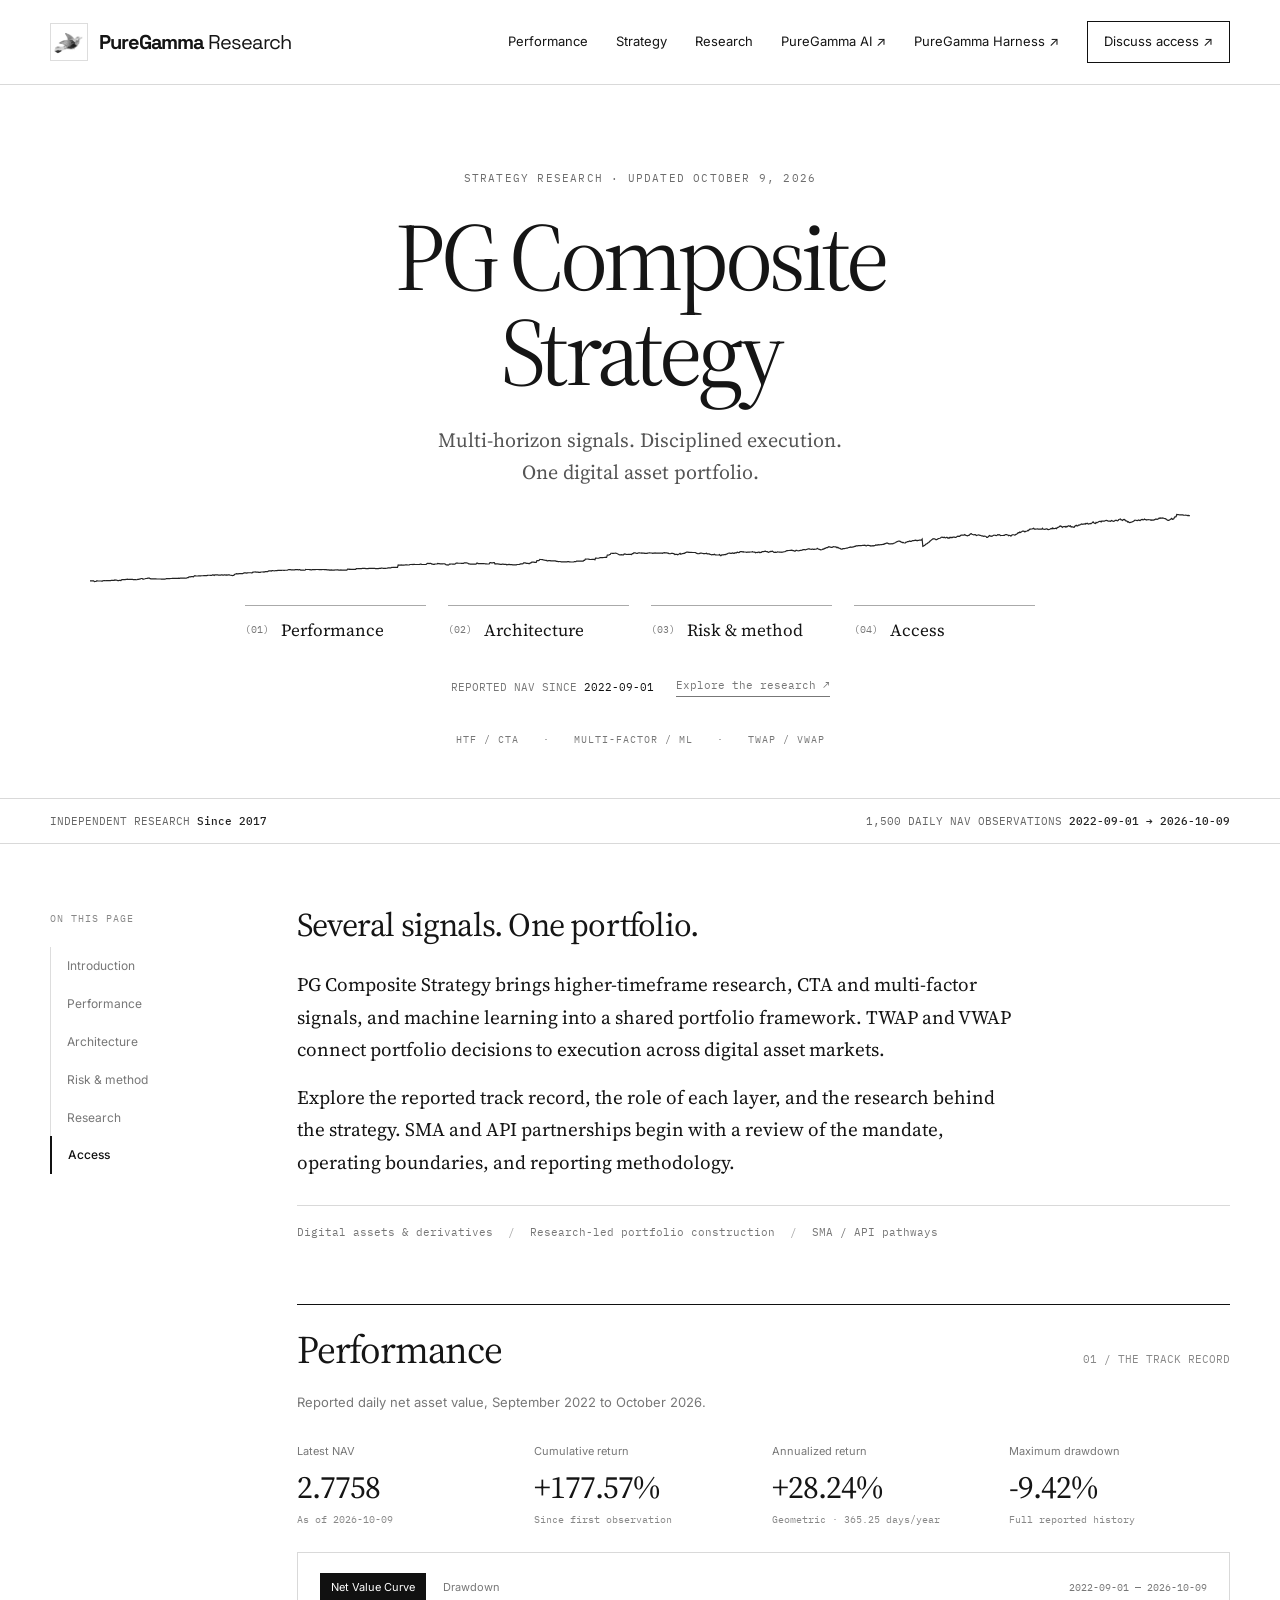
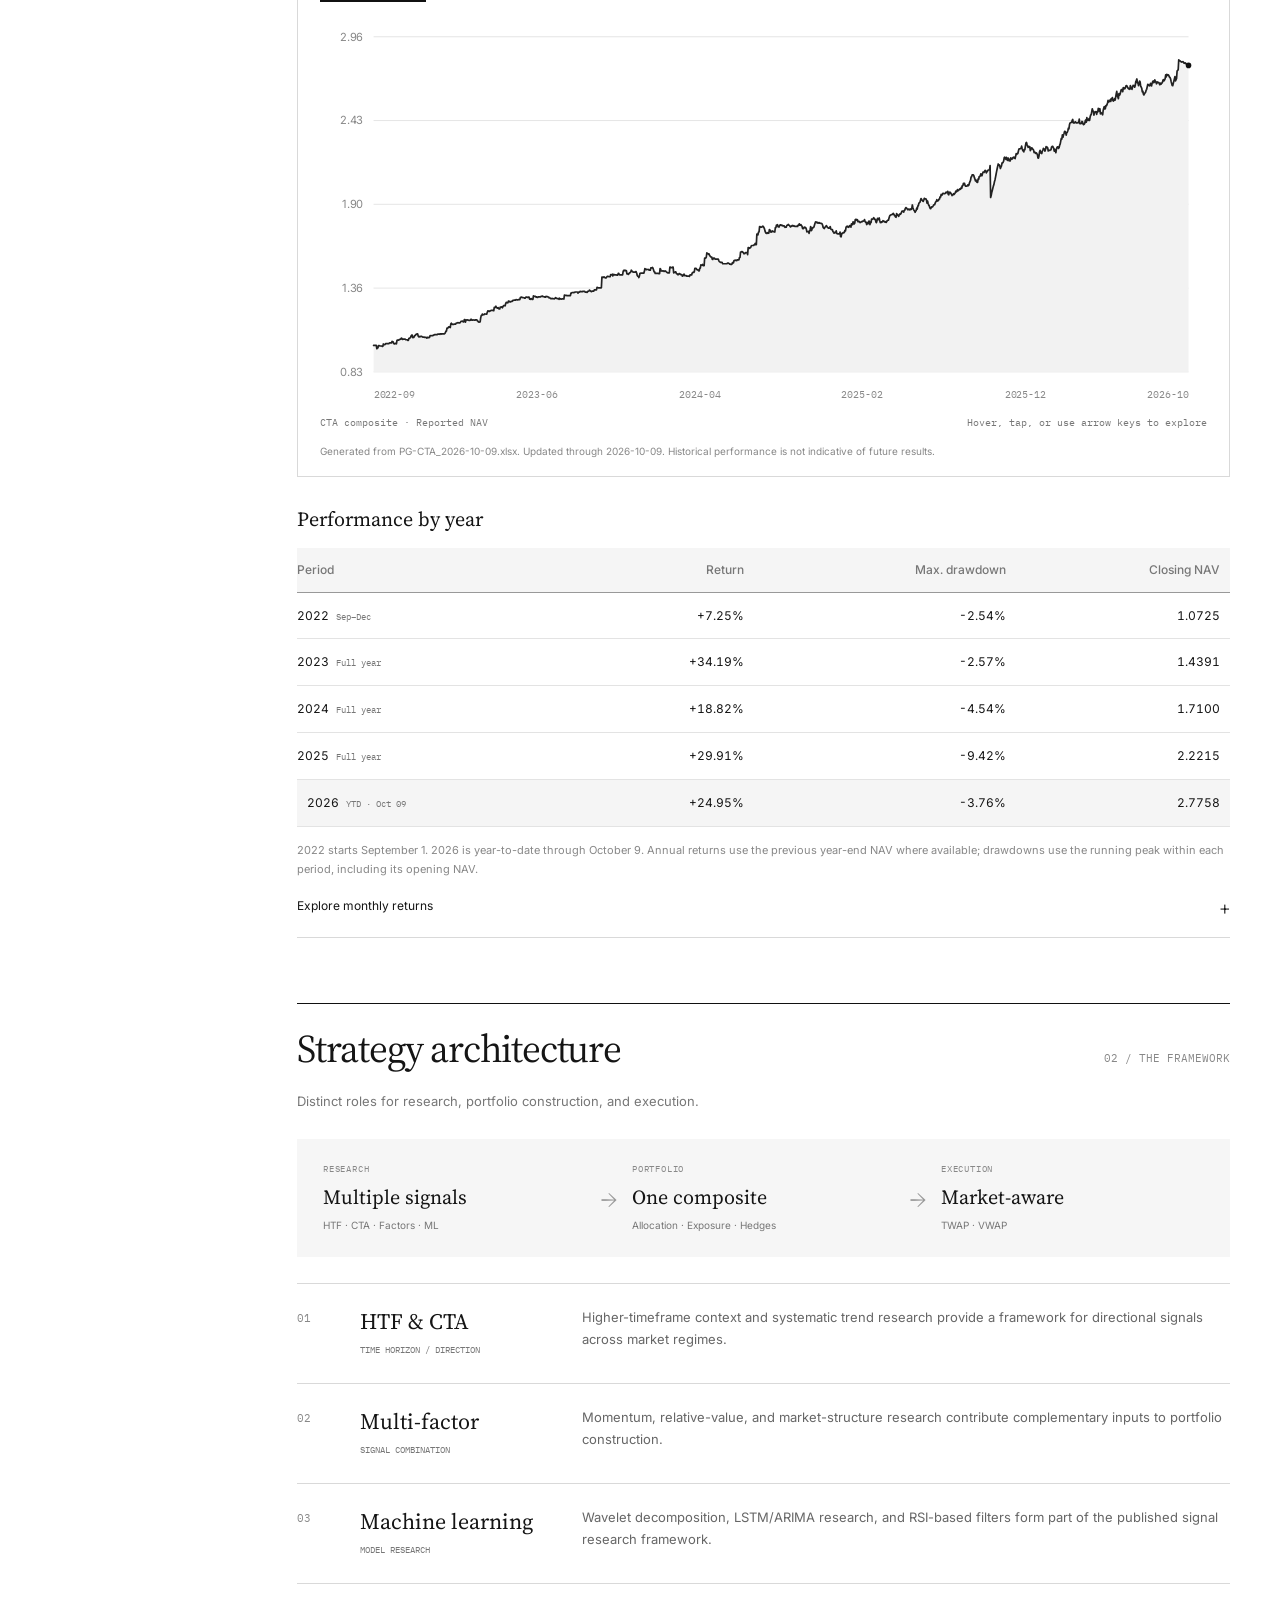
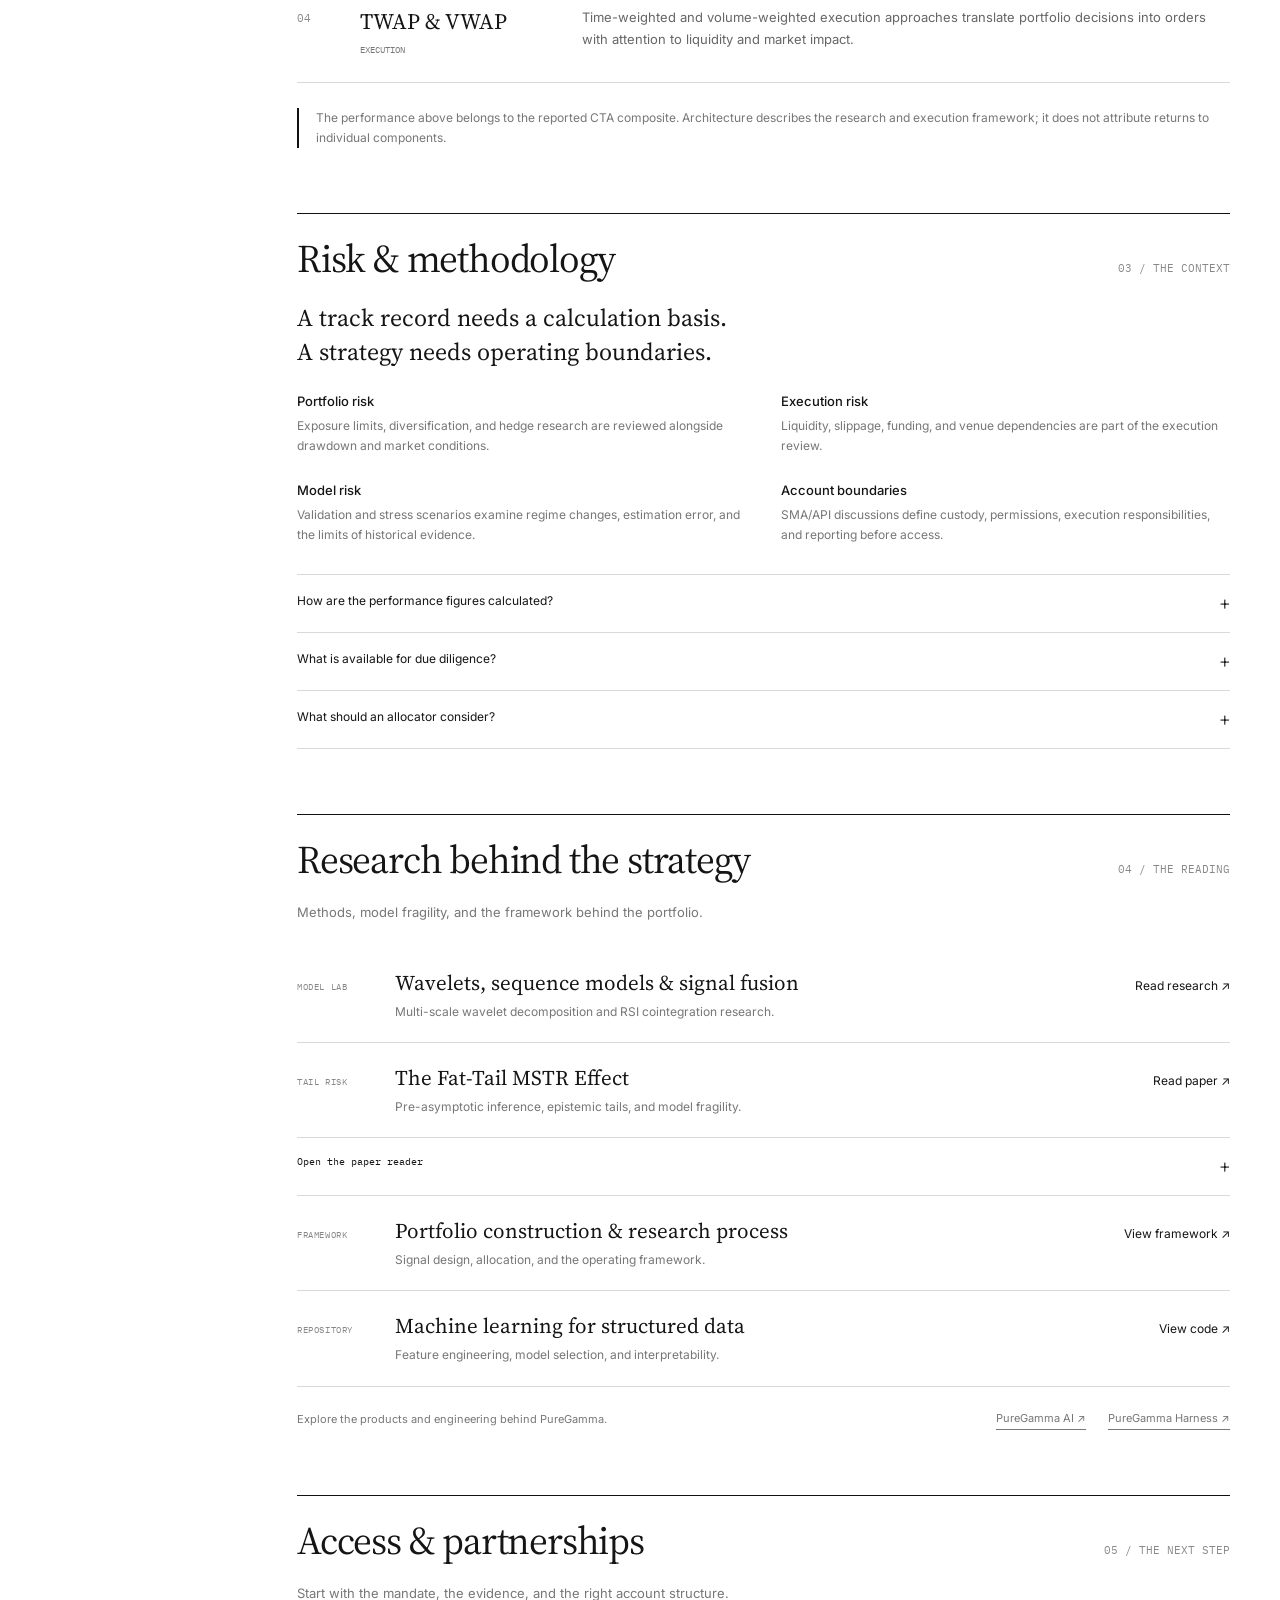
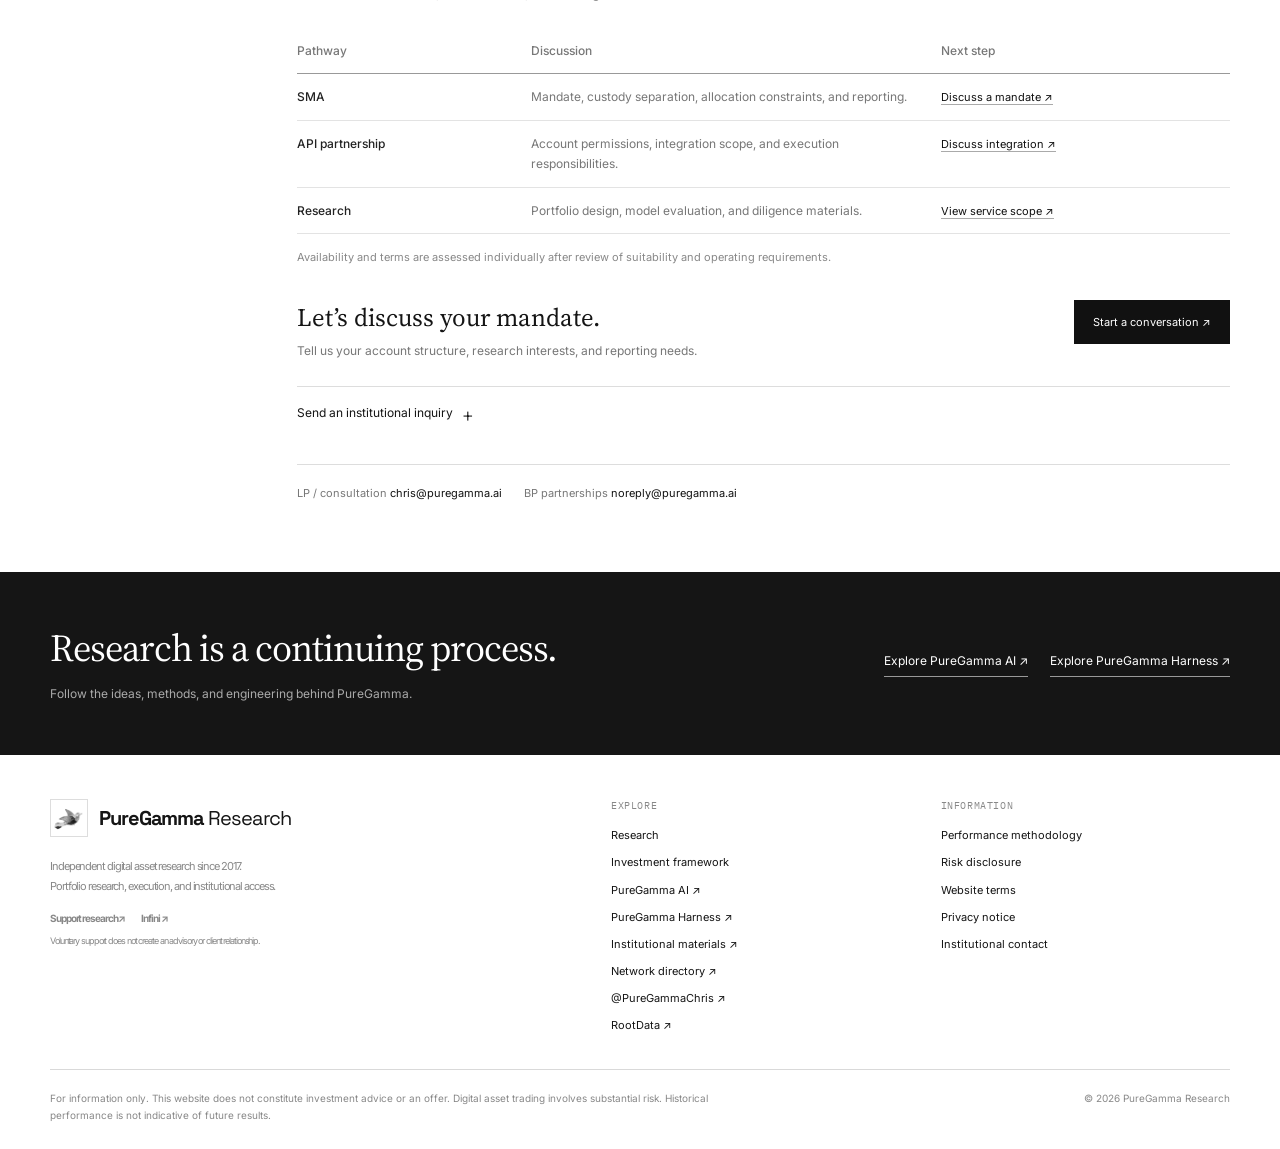
<file: index.html>
<!DOCTYPE html>
<html lang="en">
<head>
  <meta charset="UTF-8" />
  <meta name="viewport" content="width=device-width, initial-scale=1" />
  <title>PG Composite Strategy | PureGamma Research</title>
  <meta name="description" content="PG Composite Strategy: multi-horizon digital asset research, CTA and multi-factor signals, machine learning, and disciplined TWAP/VWAP execution. Explore reported NAV through October 9, 2026." />
  <link rel="canonical" href="https://puregamma.ai/" />
  <meta property="og:type" content="website" />
  <meta property="og:site_name" content="PureGamma Research" />
  <meta property="og:title" content="PG Composite Strategy | PureGamma Research" />
  <meta property="og:description" content="Verifiable digital asset research, disciplined risk control, and institutional-grade strategy access." />
  <meta property="og:url" content="https://puregamma.ai/" />
  <meta property="og:image" content="https://puregamma.ai/icon-512.png" />
  <meta name="twitter:card" content="summary" />
  <meta name="twitter:title" content="PG Composite Strategy | PureGamma Research" />
  <meta name="twitter:description" content="Institutional digital asset research and risk-governed strategy frameworks." />
  <meta name="twitter:image" content="https://puregamma.ai/icon-512.png" />
  <link rel="shortcut icon" href="/favicon.ico" />
  <link rel="icon" type="image/x-icon" href="/favicon.ico" sizes="any" />
  <link rel="icon" type="image/png" sizes="48x48" href="/favicon-48x48.png" />
  <link rel="icon" type="image/png" sizes="96x96" href="/favicon-96x96.png" />
  <link rel="icon" type="image/png" sizes="192x192" href="/icon-192.png" />
  <link rel="apple-touch-icon" sizes="180x180" href="/apple-touch-icon.png" />
  <link rel="manifest" href="/site.webmanifest" />
  <meta name="theme-color" content="#0a0a0a" />
  <link rel="preconnect" href="https://fonts.googleapis.com" />
  <link rel="preconnect" href="https://fonts.gstatic.com" crossorigin />
  <link href="https://fonts.googleapis.com/css2?family=IBM+Plex+Mono:wght@400;500;600&family=Inter:wght@400;500;600;700&family=Source+Serif+4:wght@400;500;600;700&family=Space+Grotesk:wght@400;500;600;700&display=swap" rel="stylesheet" />
  <link rel="stylesheet" href="pg-release-20261009.css?v=20261024brand2" />
  <script type="application/ld+json">
    {
      "@context": "https://schema.org",
      "@type": "Organization",
      "name": "PureGamma Research",
      "url": "https://puregamma.ai/",
      "logo": "https://puregamma.ai/icon-512.png"
    }
  </script>
</head>
<body class="release">
<a class="skip-link" href="#main-content">Skip to content</a>
<header class="release-header"><div class="wrap header-inner">
 <a class="wordmark" href="/" aria-label="PureGamma Research home"><span class="brand-icon"><img src="assets/partners/pglogo.png" alt="" width="34" height="34" /></span><span class="brand-name">PureGamma <span class="brand-secondary">Research</span></span></a>
 <button class="menu-button" type="button" aria-expanded="false" aria-controls="release-navigation" aria-label="Open navigation">☰</button>
 <nav class="header-links" id="release-navigation" aria-label="Primary navigation"><a href="#performance">Performance</a><a href="#strategy">Strategy</a><a href="#insights">Research</a><a href="https://app.puregamma.ai/en">PureGamma AI ↗</a><a href="https://puregamma.ai/harness/">PureGamma Harness ↗</a><a class="nav-contact" href="#access">Discuss access ↗</a></nav>
</div></header>
<main id="main-content">
 <section class="launch-hero" id="introduction" aria-labelledby="strategy-title"><div class="wrap">
  <p class="eyebrow">Strategy research · Updated October 9, 2026</p>
  <h1 id="strategy-title">PG Composite<br />Strategy</h1>
  <p class="hero-description">Multi-horizon signals. Disciplined execution.<br />One digital asset portfolio.</p>
  <div class="hero-graphic" aria-hidden="true"><svg viewBox="0 0 1080 100" preserveAspectRatio="none"><polyline points="0.0,82.2 0.7,82.2 1.4,82.2 2.2,82.2 2.9,82.2 3.6,82.2 4.3,83.0 5.0,82.8 5.8,82.8 6.5,82.2 7.2,82.2 7.9,82.3 8.6,82.3 9.4,82.3 10.1,82.3 10.8,82.3 11.5,82.4 12.2,82.4 13.0,81.8 13.7,82.0 14.4,82.0 15.1,82.0 15.9,81.8 16.6,81.8 17.3,81.8 18.0,81.8 18.7,81.8 19.5,81.8 20.2,81.8 20.9,81.6 21.6,81.6 22.3,81.6 23.1,81.6 23.8,81.6 24.5,81.2 25.2,81.3 25.9,81.3 26.7,81.7 27.4,81.8 28.1,81.8 28.8,81.7 29.5,81.7 30.3,81.8 31.0,81.0 31.7,80.9 32.4,80.9 33.1,80.9 33.9,80.8 34.6,80.8 35.3,80.7 36.0,80.7 36.7,80.4 37.5,80.5 38.2,80.7 38.9,80.7 39.6,80.7 40.3,80.7 41.1,80.7 41.8,80.7 42.5,80.8 43.2,80.8 43.9,80.8 44.7,80.8 45.4,81.0 46.1,81.0 46.8,80.5 47.6,80.5 48.3,80.4 49.0,80.3 49.7,79.9 50.4,79.7 51.2,79.7 51.9,80.3 52.6,80.3 53.3,80.2 54.0,80.0 54.8,79.7 55.5,79.7 56.2,79.5 56.9,79.4 57.6,79.4 58.4,79.4 59.1,79.9 59.8,80.1 60.5,80.1 61.2,80.0 62.0,80.1 62.7,80.0 63.4,80.0 64.1,80.0 64.8,80.1 65.6,80.2 66.3,80.2 67.0,80.2 67.7,80.2 68.4,80.2 69.2,80.2 69.9,80.3 70.6,80.4 71.3,80.2 72.0,80.3 72.8,80.3 73.5,80.3 74.2,80.2 74.9,79.8 75.7,79.8 76.4,79.8 77.1,79.8 77.8,79.8 78.5,79.8 79.3,79.7 80.0,79.7 80.7,79.6 81.4,79.6 82.1,79.6 82.9,79.6 83.6,79.6 84.3,79.6 85.0,79.5 85.7,79.5 86.5,79.5 87.2,79.4 87.9,79.5 88.6,79.4 89.3,79.4 90.1,79.4 90.8,79.4 91.5,79.4 92.2,79.4 92.9,79.4 93.7,79.4 94.4,79.3 95.1,79.2 95.8,78.7 96.5,78.7 97.3,78.0 98.0,78.0 98.7,78.0 99.4,77.7 100.1,77.7 100.9,77.8 101.6,77.9 102.3,77.0 103.0,76.8 103.7,77.0 104.5,77.1 105.2,77.1 105.9,77.1 106.6,77.0 107.4,77.0 108.1,77.0 108.8,77.0 109.5,76.8 110.2,76.8 111.0,76.8 111.7,76.7 112.4,76.7 113.1,76.7 113.8,76.7 114.6,76.7 115.3,76.5 116.0,76.3 116.7,76.3 117.4,76.3 118.2,76.4 118.9,76.5 119.6,76.5 120.3,75.9 121.0,75.9 121.8,76.6 122.5,76.0 123.2,76.0 123.9,76.0 124.6,76.0 125.4,76.0 126.1,76.1 126.8,76.1 127.5,76.1 128.2,76.1 129.0,75.9 129.7,75.9 130.4,76.1 131.1,76.1 131.8,76.0 132.6,76.0 133.3,76.1 134.0,76.0 134.7,76.1 135.5,76.0 136.2,76.0 136.9,76.0 137.6,76.3 138.3,76.3 139.1,76.5 139.8,76.6 140.5,76.5 141.2,76.5 141.9,75.5 142.7,75.0 143.4,74.9 144.1,74.6 144.8,74.8 145.5,74.8 146.3,74.7 147.0,74.6 147.7,74.6 148.4,74.6 149.1,74.6 149.9,74.6 150.6,74.2 151.3,73.8 152.0,73.8 152.7,73.9 153.5,74.0 154.2,73.8 154.9,73.8 155.6,73.7 156.3,73.7 157.1,73.7 157.8,73.7 158.5,73.8 159.2,73.8 159.9,73.0 160.7,73.0 161.4,72.9 162.1,72.7 162.8,73.0 163.5,73.0 164.3,73.1 165.0,73.0 165.7,73.3 166.4,73.3 167.2,73.3 167.9,72.9 168.6,72.9 169.3,72.9 170.0,72.8 170.8,73.1 171.5,72.8 172.2,72.5 172.9,72.5 173.6,72.5 174.4,72.6 175.1,72.0 175.8,71.7 176.5,71.8 177.2,71.8 178.0,71.9 178.7,71.5 179.4,71.4 180.1,71.6 180.8,71.7 181.6,71.6 182.3,71.5 183.0,71.5 183.7,71.5 184.4,71.3 185.2,71.3 185.9,71.3 186.6,71.2 187.3,71.2 188.0,71.2 188.8,71.1 189.5,71.1 190.2,71.2 190.9,71.2 191.6,71.1 192.4,71.1 193.1,71.1 193.8,71.1 194.5,70.6 195.3,70.5 196.0,70.5 196.7,70.5 197.4,70.6 198.1,70.6 198.9,70.6 199.6,70.6 200.3,70.8 201.0,70.7 201.7,70.5 202.5,70.5 203.2,70.5 203.9,70.5 204.6,70.6 205.3,70.5 206.1,70.5 206.8,71.0 207.5,71.0 208.2,70.9 208.9,70.9 209.7,71.0 210.4,71.1 211.1,71.1 211.8,70.2 212.5,70.3 213.3,70.3 214.0,70.3 214.7,70.3 215.4,70.5 216.1,70.4 216.9,70.6 217.6,70.6 218.3,70.4 219.0,70.4 219.7,70.4 220.5,70.4 221.2,70.4 221.9,70.3 222.6,70.3 223.3,70.3 224.1,70.3 224.8,70.4 225.5,70.4 226.2,70.4 227.0,70.5 227.7,70.5 228.4,70.3 229.1,70.3 229.8,70.4 230.6,70.4 231.3,70.5 232.0,70.5 232.7,70.7 233.4,70.7 234.2,70.7 234.9,70.9 235.6,70.8 236.3,70.9 237.0,70.8 237.8,70.9 238.5,70.9 239.2,70.9 239.9,70.9 240.6,70.8 241.4,70.6 242.1,70.8 242.8,70.8 243.5,70.8 244.2,70.9 245.0,70.9 245.7,71.0 246.4,70.8 247.1,70.9 247.8,70.9 248.6,71.0 249.3,71.0 250.0,70.9 250.7,70.9 251.4,70.9 252.2,70.9 252.9,70.0 253.6,70.0 254.3,70.1 255.1,70.0 255.8,70.1 256.5,70.1 257.2,70.1 257.9,70.1 258.7,70.1 259.4,70.1 260.1,70.1 260.8,70.1 261.5,69.5 262.3,69.5 263.0,69.4 263.7,69.4 264.4,69.4 265.1,69.4 265.9,69.3 266.6,69.3 267.3,69.2 268.0,69.2 268.7,69.2 269.5,69.2 270.2,69.2 270.9,69.5 271.6,69.3 272.3,69.3 273.1,69.3 273.8,69.1 274.5,69.1 275.2,69.2 275.9,69.2 276.7,69.2 277.4,69.1 278.1,69.1 278.8,69.1 279.5,69.1 280.3,69.3 281.0,69.3 281.7,69.3 282.4,69.3 283.1,69.3 283.9,69.1 284.6,69.1 285.3,69.1 286.0,68.8 286.8,68.9 287.5,69.0 288.2,69.1 288.9,69.1 289.6,69.1 290.4,69.1 291.1,69.0 291.8,69.0 292.5,68.7 293.2,68.7 294.0,68.7 294.7,68.7 295.4,68.7 296.1,68.1 296.8,68.2 297.6,68.2 298.3,68.2 299.0,68.2 299.7,68.2 300.4,68.2 301.2,68.2 301.9,68.2 302.6,65.6 303.3,65.7 304.0,65.7 304.8,65.7 305.5,65.6 306.2,65.7 306.9,65.8 307.6,65.8 308.4,65.8 309.1,65.6 309.8,65.5 310.5,65.4 311.2,65.5 312.0,65.6 312.7,65.6 313.4,65.6 314.1,65.1 314.8,65.1 315.6,65.1 316.3,64.9 317.0,65.3 317.7,65.0 318.5,65.0 319.2,65.1 319.9,65.1 320.6,65.1 321.3,65.1 322.1,65.1 322.8,65.1 323.5,65.1 324.2,64.7 324.9,64.8 325.7,65.0 326.4,65.1 327.1,65.1 327.8,65.1 328.5,65.1 329.3,65.1 330.0,65.1 330.7,64.3 331.4,64.0 332.1,64.0 332.9,64.1 333.6,64.0 334.3,64.0 335.0,64.1 335.7,64.8 336.5,64.8 337.2,65.0 337.9,65.0 338.6,64.7 339.3,64.6 340.1,64.6 340.8,64.4 341.5,64.0 342.2,64.1 342.9,64.2 343.7,64.4 344.4,64.4 345.1,64.4 345.8,64.4 346.6,64.4 347.3,64.3 348.0,64.3 348.7,64.7 349.4,65.3 350.2,65.4 350.9,65.5 351.6,65.8 352.3,65.4 353.0,64.7 353.8,64.7 354.5,64.6 355.2,64.6 355.9,64.7 356.6,64.7 357.4,64.7 358.1,64.7 358.8,64.3 359.5,63.6 360.2,63.7 361.0,63.7 361.7,63.8 362.4,63.8 363.1,63.8 363.8,63.8 364.6,63.9 365.3,63.9 366.0,64.0 366.7,64.0 367.4,63.4 368.2,63.4 368.9,63.4 369.6,63.3 370.3,63.5 371.0,63.9 371.8,64.4 372.5,64.4 373.2,64.8 373.9,64.8 374.6,64.7 375.4,64.7 376.1,64.7 376.8,64.7 377.5,64.8 378.3,64.8 379.0,64.8 379.7,63.6 380.4,63.7 381.1,64.1 381.9,64.1 382.6,64.2 383.3,64.1 384.0,64.1 384.7,64.2 385.5,64.2 386.2,64.1 386.9,64.2 387.6,64.3 388.3,64.4 389.1,64.5 389.8,64.6 390.5,64.6 391.2,64.6 391.9,64.6 392.7,63.2 393.4,63.2 394.1,63.4 394.8,63.4 395.5,63.4 396.3,63.2 397.0,63.2 397.7,64.6 398.4,64.5 399.1,64.5 399.9,64.4 400.6,64.4 401.3,64.8 402.0,64.8 402.7,65.0 403.5,65.0 404.2,65.0 404.9,64.8 405.6,64.8 406.4,64.9 407.1,65.0 407.8,65.0 408.5,65.0 409.2,65.4 410.0,65.3 410.7,65.3 411.4,64.9 412.1,65.3 412.8,65.3 413.6,65.3 414.3,65.3 415.0,65.4 415.7,65.4 416.4,65.4 417.2,65.4 417.9,65.4 418.6,65.5 419.3,65.1 420.0,65.1 420.8,65.1 421.5,65.1 422.2,64.7 422.9,64.5 423.6,64.4 424.4,64.5 425.1,64.3 425.8,63.5 426.5,63.5 427.2,63.5 428.0,63.7 428.7,63.9 429.4,63.9 430.1,63.9 430.8,64.1 431.6,64.1 432.3,63.5 433.0,63.5 433.7,62.7 434.4,62.7 435.2,62.7 435.9,62.6 436.6,62.9 437.3,62.9 438.1,62.9 438.8,61.0 439.5,61.0 440.2,61.0 440.9,60.8 441.7,59.8 442.4,59.9 443.1,59.9 443.8,60.1 444.5,60.0 445.3,60.4 446.0,60.5 446.7,60.7 447.4,60.8 448.1,60.8 448.9,61.3 449.6,61.3 450.3,61.0 451.0,61.0 451.7,61.0 452.5,61.3 453.2,61.3 453.9,61.3 454.6,61.3 455.3,61.3 456.1,61.3 456.8,61.3 457.5,61.6 458.2,61.9 458.9,61.9 459.7,62.1 460.4,62.1 461.1,62.0 461.8,62.0 462.5,62.4 463.3,62.4 464.0,62.4 464.7,62.4 465.4,62.4 466.2,62.4 466.9,62.4 467.6,62.4 468.3,62.4 469.0,62.2 469.8,62.2 470.5,62.3 471.2,62.4 471.9,62.5 472.6,62.5 473.4,62.5 474.1,62.5 474.8,62.5 475.5,62.2 476.2,62.2 477.0,62.2 477.7,61.6 478.4,61.6 479.1,61.6 479.8,61.5 480.6,61.5 481.3,61.6 482.0,61.5 482.7,61.5 483.4,61.5 484.2,61.5 484.9,60.9 485.6,60.9 486.3,59.6 487.0,59.6 487.8,59.4 488.5,59.4 489.2,59.6 489.9,59.6 490.6,59.9 491.4,59.9 492.1,59.9 492.8,59.7 493.5,59.7 494.2,59.7 495.0,59.7 495.7,60.2 496.4,58.5 497.1,58.5 497.9,58.6 498.6,58.6 499.3,58.6 500.0,58.3 500.7,58.0 501.5,58.0 502.2,58.0 502.9,58.0 503.6,58.0 504.3,57.8 505.1,57.8 505.8,57.5 506.5,57.8 507.2,57.8 507.9,55.2 508.7,55.2 509.4,55.4 510.1,54.7 510.8,54.7 511.5,53.4 512.3,53.4 513.0,53.5 513.7,53.5 514.4,53.5 515.1,53.4 515.9,53.3 516.6,53.4 517.3,53.7 518.0,53.9 518.7,54.5 519.5,54.8 520.2,55.0 520.9,55.0 521.6,54.9 522.3,55.0 523.1,55.0 523.8,55.0 524.5,54.1 525.2,54.3 526.0,54.3 526.7,54.7 527.4,54.7 528.1,54.6 528.8,54.5 529.6,54.6 530.3,54.6 531.0,54.6 531.7,54.7 532.4,53.7 533.2,53.7 533.9,53.0 534.6,53.0 535.3,52.9 536.0,53.4 536.8,53.5 537.5,53.5 538.2,53.1 538.9,53.0 539.6,53.0 540.4,53.1 541.1,53.2 541.8,53.1 542.5,53.2 543.2,53.2 544.0,53.2 544.7,53.5 545.4,53.6 546.1,53.5 546.8,53.5 547.6,53.2 548.3,53.1 549.0,53.0 549.7,52.9 550.4,53.1 551.2,53.1 551.9,53.3 552.6,53.5 553.3,53.3 554.0,53.3 554.8,53.1 555.5,53.2 556.2,53.3 556.9,53.2 557.7,53.3 558.4,53.3 559.1,53.3 559.8,53.3 560.5,53.3 561.3,53.3 562.0,53.4 562.7,53.0 563.4,53.0 564.1,52.7 564.9,53.0 565.6,53.0 566.3,52.9 567.0,53.2 567.7,53.3 568.5,53.8 569.2,53.9 569.9,53.9 570.6,53.6 571.3,53.6 572.1,53.6 572.8,53.7 573.5,54.0 574.2,54.7 574.9,54.6 575.7,54.6 576.4,54.6 577.1,55.0 577.8,54.5 578.5,54.1 579.3,53.4 580.0,54.4 580.7,54.2 581.4,53.7 582.1,53.8 582.9,53.5 583.6,53.5 584.3,53.0 585.0,52.6 585.8,52.2 586.5,52.3 587.2,52.3 587.9,52.5 588.6,52.4 589.4,52.5 590.1,52.6 590.8,52.4 591.5,52.6 592.2,52.6 593.0,52.6 593.7,52.6 594.4,52.7 595.1,53.1 595.8,53.6 596.6,53.8 597.3,53.9 598.0,53.7 598.7,53.5 599.4,53.3 600.2,53.2 600.9,53.4 601.6,53.6 602.3,53.7 603.0,53.8 603.8,53.8 604.5,53.6 605.2,53.4 605.9,54.0 606.6,54.1 607.4,54.1 608.1,54.1 608.8,54.6 609.5,54.7 610.2,55.0 611.0,54.8 611.7,54.8 612.4,54.8 613.1,54.4 613.8,55.1 614.6,55.1 615.3,55.2 616.0,55.2 616.7,55.2 617.5,55.1 618.2,54.7 618.9,55.8 619.6,55.9 620.3,55.1 621.1,55.0 621.8,55.0 622.5,54.8 623.2,54.9 623.9,54.8 624.7,54.3 625.4,54.4 626.1,53.6 626.8,53.4 627.5,53.3 628.3,53.3 629.0,53.6 629.7,53.5 630.4,53.3 631.1,53.1 631.9,53.5 632.6,53.5 633.3,52.8 634.0,52.9 634.7,52.9 635.5,52.2 636.2,52.4 636.9,52.8 637.6,52.6 638.3,51.7 639.1,51.7 639.8,51.7 640.5,51.9 641.2,51.7 641.9,52.2 642.7,52.1 643.4,52.1 644.1,52.3 644.8,52.4 645.6,52.3 646.3,52.2 647.0,52.2 647.7,52.2 648.4,52.1 649.2,52.1 649.9,52.0 650.6,51.7 651.3,52.1 652.0,52.3 652.8,52.3 653.5,52.9 654.2,52.6 654.9,52.4 655.6,52.7 656.4,52.1 657.1,52.1 657.8,52.9 658.5,52.4 659.2,52.4 660.0,51.6 660.7,51.6 661.4,51.6 662.1,51.5 662.8,51.2 663.6,51.5 664.3,51.7 665.0,51.6 665.7,52.3 666.4,52.4 667.2,51.9 667.9,51.4 668.6,51.7 669.3,51.5 670.0,51.3 670.8,51.9 671.5,52.4 672.2,52.4 672.9,52.3 673.6,52.4 674.4,52.2 675.1,52.0 675.8,52.1 676.5,52.2 677.3,52.1 678.0,52.3 678.7,52.2 679.4,52.4 680.1,52.1 680.9,52.0 681.6,51.8 682.3,51.8 683.0,51.4 683.7,50.9 684.5,50.6 685.2,50.6 685.9,50.5 686.6,50.5 687.3,50.4 688.1,50.4 688.8,50.2 689.5,50.4 690.2,50.7 690.9,50.7 691.7,51.1 692.4,51.1 693.1,50.3 693.8,50.4 694.5,50.6 695.3,50.8 696.0,50.9 696.7,50.5 697.4,50.3 698.1,50.4 698.9,50.3 699.6,49.9 700.3,49.6 701.0,49.7 701.7,49.7 702.5,49.9 703.2,49.5 703.9,49.4 704.6,49.0 705.4,48.8 706.1,48.9 706.8,49.0 707.5,49.2 708.2,49.3 709.0,49.1 709.7,49.1 710.4,49.3 711.1,49.3 711.8,49.1 712.6,49.2 713.3,49.0 714.0,48.2 714.7,48.8 715.4,49.2 716.2,49.4 716.9,49.6 717.6,49.9 718.3,49.7 719.0,49.5 719.8,48.9 720.5,49.1 721.2,48.4 721.9,48.4 722.6,47.7 723.4,47.6 724.1,47.5 724.8,47.0 725.5,46.6 726.2,46.8 727.0,47.0 727.7,47.2 728.4,47.3 729.1,47.0 729.8,46.5 730.6,46.6 731.3,46.7 732.0,46.7 732.7,47.0 733.4,47.7 734.2,47.2 734.9,47.8 735.6,48.2 736.3,48.3 737.1,48.8 737.8,49.0 738.5,49.0 739.2,48.6 739.9,48.6 740.7,48.6 741.4,48.4 742.1,48.2 742.8,48.1 743.5,48.1 744.3,47.7 745.0,47.4 745.7,47.3 746.4,46.9 747.1,47.2 747.9,47.0 748.6,47.1 749.3,46.7 750.0,46.7 750.7,46.2 751.5,46.2 752.2,45.6 752.9,45.8 753.6,45.7 754.3,45.4 755.1,45.4 755.8,45.4 756.5,45.4 757.2,45.4 757.9,45.3 758.7,45.1 759.4,45.2 760.1,45.2 760.8,44.9 761.5,45.6 762.3,45.7 763.0,45.1 763.7,45.1 764.4,45.1 765.2,45.4 765.9,45.5 766.6,45.9 767.3,45.7 768.0,45.7 768.8,45.4 769.5,45.6 770.2,45.4 770.9,45.2 771.6,44.8 772.4,45.0 773.1,44.9 773.8,44.4 774.5,44.7 775.2,44.6 776.0,44.5 776.7,44.3 777.4,44.4 778.1,44.3 778.8,43.9 779.6,44.1 780.3,43.4 781.0,43.4 781.7,42.9 782.4,42.9 783.2,42.9 783.9,43.4 784.6,43.6 785.3,43.6 786.0,43.6 786.8,43.6 787.5,43.3 788.2,43.5 788.9,43.3 789.6,42.8 790.4,42.5 791.1,42.2 791.8,41.4 792.5,41.4 793.2,40.9 794.0,40.8 794.7,40.8 795.4,41.0 796.1,41.5 796.9,41.8 797.6,42.3 798.3,42.1 799.0,42.5 799.7,42.7 800.5,42.7 801.2,41.8 801.9,41.9 802.6,41.3 803.3,41.3 804.1,41.1 804.8,40.6 805.5,41.1 806.2,41.1 806.9,40.6 807.7,40.2 808.4,40.2 809.1,40.2 809.8,39.9 810.5,39.8 811.3,39.9 812.0,40.4 812.7,40.0 813.4,40.1 814.1,39.7 814.9,39.7 815.6,39.7 816.3,39.6 817.0,38.6 817.7,46.3 818.5,45.9 819.2,45.2 819.9,44.7 820.6,44.1 821.3,43.6 822.1,43.2 822.8,42.5 823.5,42.1 824.2,41.4 824.9,40.7 825.7,40.0 826.4,39.4 827.1,38.7 827.8,38.2 828.6,38.5 829.3,38.5 830.0,38.8 830.7,39.3 831.4,39.0 832.2,38.7 832.9,38.0 833.6,38.0 834.3,37.8 835.0,37.5 835.8,36.7 836.5,36.6 837.2,36.9 837.9,37.1 838.6,36.6 839.4,37.1 840.1,37.4 840.8,36.8 841.5,36.9 842.2,37.5 843.0,37.4 843.7,37.5 844.4,36.7 845.1,37.1 845.8,36.9 846.6,37.0 847.3,36.6 848.0,36.6 848.7,36.6 849.4,36.9 850.2,36.9 850.9,36.3 851.6,35.7 852.3,35.9 853.0,35.6 853.8,35.7 854.5,35.1 855.2,34.6 855.9,34.6 856.7,34.6 857.4,34.5 858.1,34.5 858.8,33.9 859.5,34.5 860.3,34.9 861.0,35.1 861.7,35.3 862.4,34.7 863.1,34.8 863.9,33.8 864.6,33.1 865.3,33.0 866.0,33.5 866.7,33.9 867.5,34.2 868.2,33.9 868.9,34.2 869.6,34.0 870.3,35.0 871.1,34.7 871.8,34.4 872.5,34.3 873.2,34.6 873.9,34.7 874.7,34.9 875.4,35.4 876.1,35.3 876.8,35.5 877.5,35.7 878.3,35.5 879.0,35.7 879.7,35.9 880.4,36.8 881.1,36.8 881.9,36.2 882.6,35.3 883.3,34.9 884.0,35.6 884.7,35.5 885.5,35.7 886.2,35.1 886.9,34.9 887.6,34.5 888.4,34.6 889.1,34.8 889.8,35.1 890.5,34.6 891.2,34.0 892.0,34.3 892.7,34.1 893.4,34.4 894.1,35.1 894.8,34.9 895.6,34.9 896.3,34.9 897.0,34.8 897.7,34.8 898.4,34.1 899.2,34.0 899.9,33.9 900.6,34.2 901.3,34.4 902.0,35.1 902.8,34.7 903.5,34.9 904.2,35.5 904.9,34.6 905.6,34.2 906.4,34.1 907.1,34.1 907.8,34.4 908.5,34.2 909.2,33.7 910.0,33.4 910.7,32.6 911.4,32.0 912.1,32.2 912.8,31.2 913.6,31.7 914.3,31.2 915.0,30.8 915.7,30.3 916.5,30.3 917.2,30.6 917.9,31.2 918.6,30.6 919.3,30.5 920.1,30.2 920.8,29.5 921.5,29.7 922.2,28.7 922.9,28.3 923.7,28.2 924.4,28.1 925.1,28.1 925.8,27.7 926.5,27.4 927.3,28.3 928.0,28.3 928.7,28.3 929.4,28.1 930.1,28.0 930.9,28.2 931.6,28.3 932.3,28.3 933.0,28.2 933.7,28.2 934.5,28.2 935.2,27.4 935.9,28.4 936.6,28.4 937.3,28.5 938.1,28.3 938.8,27.9 939.5,28.0 940.2,28.5 940.9,28.7 941.7,28.6 942.4,28.4 943.1,27.8 943.8,27.5 944.5,28.1 945.3,27.0 946.0,27.7 946.7,27.7 947.4,27.6 948.2,27.2 948.9,27.7 949.6,26.9 950.3,26.4 951.0,26.3 951.8,25.6 952.5,24.8 953.2,25.4 953.9,25.4 954.6,26.4 955.4,25.8 956.1,25.6 956.8,25.6 957.5,25.5 958.2,26.2 959.0,25.5 959.7,25.6 960.4,24.8 961.1,24.8 961.8,25.4 962.6,24.9 963.3,26.1 964.0,25.7 964.7,26.0 965.4,26.1 966.2,26.3 966.9,25.3 967.6,24.7 968.3,24.3 969.0,24.9 969.8,24.8 970.5,24.1 971.2,24.1 971.9,23.9 972.6,23.4 973.4,22.8 974.1,23.2 974.8,23.1 975.5,23.0 976.3,22.7 977.0,23.1 977.7,22.4 978.4,22.6 979.1,22.1 979.9,22.8 980.6,23.0 981.3,22.7 982.0,22.4 982.7,22.7 983.5,22.0 984.2,21.3 984.9,20.6 985.6,21.6 986.3,22.0 987.1,22.4 987.8,21.2 988.5,21.6 989.2,21.3 989.9,20.8 990.7,20.3 991.4,20.2 992.1,20.2 992.8,20.7 993.5,19.7 994.3,20.0 995.0,19.8 995.7,20.0 996.4,19.7 997.1,19.3 997.9,19.2 998.6,19.4 999.3,19.7 1000.0,19.9 1000.7,20.0 1001.5,19.9 1002.2,20.2 1002.9,19.2 1003.6,19.5 1004.3,20.0 1005.1,20.1 1005.8,19.7 1006.5,19.2 1007.2,19.2 1008.0,19.2 1008.7,19.6 1009.4,19.2 1010.1,18.3 1010.8,18.0 1011.6,17.6 1012.3,18.6 1013.0,18.6 1013.7,19.2 1014.4,18.6 1015.2,18.1 1015.9,18.3 1016.6,19.4 1017.3,19.6 1018.0,19.9 1018.8,20.8 1019.5,20.6 1020.2,21.3 1020.9,21.5 1021.6,21.2 1022.4,21.0 1023.1,20.8 1023.8,20.4 1024.5,20.1 1025.2,19.5 1026.0,18.9 1026.7,19.0 1027.4,19.2 1028.1,19.3 1028.8,19.2 1029.6,18.7 1030.3,19.2 1031.0,19.3 1031.7,18.7 1032.4,18.3 1033.2,18.1 1033.9,18.5 1034.6,18.4 1035.3,17.8 1036.1,18.4 1036.8,18.3 1037.5,18.8 1038.2,18.5 1038.9,18.3 1039.7,18.5 1040.4,18.5 1041.1,18.6 1041.8,19.0 1042.5,18.6 1043.3,18.9 1044.0,18.8 1044.7,18.6 1045.4,18.4 1046.1,17.9 1046.9,17.8 1047.6,18.1 1048.3,17.8 1049.0,17.5 1049.7,16.6 1050.5,17.1 1051.2,16.5 1051.9,16.7 1052.6,16.7 1053.3,16.6 1054.1,16.9 1054.8,17.2 1055.5,17.3 1056.2,17.6 1056.9,18.2 1057.7,18.7 1058.4,19.2 1059.1,19.2 1059.8,18.7 1060.5,18.2 1061.3,17.6 1062.0,17.1 1062.7,18.1 1063.4,17.8 1064.1,17.5 1064.9,15.7 1065.6,15.5 1066.3,15.4 1067.0,13.0 1067.8,13.1 1068.5,13.2 1069.2,13.3 1069.9,13.4 1070.6,13.5 1071.4,13.5 1072.1,13.5 1072.8,13.4 1073.5,13.6 1074.2,13.8 1075.0,13.8 1075.7,13.7 1076.4,13.8 1077.1,14.0 1077.8,14.2 1078.6,14.0 1079.3,14.2 1080.0,14.3" fill="none" stroke="#222" stroke-width="1.2" vector-effect="non-scaling-stroke" /></svg></div>
  <nav class="hero-index" aria-label="Explore the strategy"><a href="#performance"><span>(01)</span>Performance</a><a href="#strategy"><span>(02)</span>Architecture</a><a href="#risk"><span>(03)</span>Risk &amp; method</a><a href="#access"><span>(04)</span>Access</a></nav>
  <div class="hero-bottom"><span>REPORTED NAV SINCE <b>2022-09-01</b></span><a class="text-link" href="#insights">Explore the research ↗</a></div>
  <div class="hero-mark"><span>HTF / CTA</span><span>MULTI-FACTOR / ML</span><span>TWAP / VWAP</span></div>
 </div></section>
 <div class="edition-line"><div class="wrap"><span>INDEPENDENT RESEARCH <b>Since 2017</b></span><span>1,500 DAILY NAV OBSERVATIONS <b>2022-09-01 → 2026-10-09</b></span></div></div>
 <div class="wrap article-layout">
  <aside class="page-index" aria-label="On this page"><p>On this page</p><a href="#overview" aria-current="true">Introduction</a><a href="#performance">Performance</a><a href="#strategy">Architecture</a><a href="#risk">Risk &amp; method</a><a href="#insights">Research</a><a href="#access">Access</a></aside>
  <div class="article-body">
   <section class="article-section" id="overview"><h2 class="intro-heading">Several signals. One portfolio.</h2><p class="lead">PG Composite Strategy brings higher-timeframe research, CTA and multi-factor signals, and machine learning into a shared portfolio framework. TWAP and VWAP connect portfolio decisions to execution across digital asset markets.</p><p class="lead">Explore the reported track record, the role of each layer, and the research behind the strategy. SMA and API partnerships begin with a review of the mandate, operating boundaries, and reporting methodology.</p><div class="intro-facts"><span>Digital assets &amp; derivatives</span><span>Research-led portfolio construction</span><span>SMA / API pathways</span></div></section>
   <section class="article-section" id="performance" aria-labelledby="performance-title"><div class="section-head"><h2 id="performance-title">Performance</h2><span class="section-number">01 / THE TRACK RECORD</span></div><p class="section-subtitle">Reported daily net asset value, September 2022 to October 2026.</p>
    <div class="metrics"><div><span class="metric-label">Latest NAV</span><strong class="metric-value">2.7758</strong><span class="metric-note">As of 2026-10-09</span></div><div><span class="metric-label">Cumulative return</span><strong class="metric-value">+177.57%</strong><span class="metric-note">Since first observation</span></div><div><span class="metric-label">Annualized return</span><strong class="metric-value">+28.24%</strong><span class="metric-note">Geometric · 365.25 days/year</span></div><div><span class="metric-label">Maximum drawdown</span><strong class="metric-value">-9.42%</strong><span class="metric-note">Full reported history</span></div></div>
    <figure class="performance-figure" aria-labelledby="nav-title"><div class="figure-toolbar"><div class="chart-tabs" role="tablist" aria-label="Performance view"><button type="button" id="nav-tab" role="tab" aria-selected="true" aria-controls="chart-panel" data-chart-mode="nav">Net Value Curve</button><button type="button" id="dd-tab" role="tab" aria-selected="false" tabindex="-1" aria-controls="chart-panel" data-chart-mode="drawdown">Drawdown</button></div><span class="chart-period">2022-09-01 — 2026-10-09</span></div>
    <div id="chart-panel" role="tabpanel" aria-labelledby="nav-tab"><div class="chart-plot" tabindex="0" role="img" aria-label="Net Value Curve. Reported daily NAV from September 2022 to October 2026. Use left and right arrow keys to inspect daily observations."><svg id="nav-chart" viewBox="0 0 960 420" aria-hidden="true"></svg><div class="chart-tooltip" aria-hidden="true"></div></div></div><noscript><img style="width:100%" src="assets/performance/net-value-curve-20261009-release.svg?v=20261009" alt="Reported daily net value through October 9, 2026" /></noscript><div class="chart-bottom"><span id="nav-title">CTA composite · Reported NAV</span><span>Hover, tap, or use arrow keys to explore</span></div><figcaption>Generated from PG-CTA_2026-10-09.xlsx. Updated through 2026-10-09. Historical performance is not indicative of future results.</figcaption></figure>
    <div class="table-wrap"><table class="annual-table"><caption>Performance by year</caption><thead><tr><th scope="col">Period</th><th scope="col">Return</th><th scope="col">Max. drawdown</th><th scope="col">Closing NAV</th></tr></thead><tbody><tr><td>2022<small>Sep–Dec</small></td><td>+7.25%</td><td>-2.54%</td><td>1.0725</td></tr><tr><td>2023<small>Full year</small></td><td>+34.19%</td><td>-2.57%</td><td>1.4391</td></tr><tr><td>2024<small>Full year</small></td><td>+18.82%</td><td>-4.54%</td><td>1.7100</td></tr><tr><td>2025<small>Full year</small></td><td>+29.91%</td><td>-9.42%</td><td>2.2215</td></tr><tr><td>2026<small>YTD · Oct 09</small></td><td>+24.95%</td><td>-3.76%</td><td>2.7758</td></tr></tbody></table></div><p class="method-note">2022 starts September 1. 2026 is year-to-date through October 9. Annual returns use the previous year-end NAV where available; drawdowns use the running peak within each period, including its opening NAV.</p>
    <details class="monthly-detail"><summary>Explore monthly returns</summary><div class="table-wrap"><table class="monthly-table" aria-label="Monthly composite strategy returns"><thead><tr><th scope="col">Year</th><th scope="col">Jan</th><th scope="col">Feb</th><th scope="col">Mar</th><th scope="col">Apr</th><th scope="col">May</th><th scope="col">Jun</th><th scope="col">Jul</th><th scope="col">Aug</th><th scope="col">Sep</th><th scope="col">Oct</th><th scope="col">Nov</th><th scope="col">Dec</th></tr></thead><tbody><tr><td>2022</td><td class="missing">—</td><td class="missing">—</td><td class="missing">—</td><td class="missing">—</td><td class="missing">—</td><td class="missing">—</td><td class="missing">—</td><td class="missing">—</td><td class="positive" title="2022-09: +1.51%">+1.51%</td><td class="positive" title="2022-10: +2.06%">+2.06%</td><td class="positive" title="2022-11: +1.72%">+1.72%</td><td class="positive" title="2022-12: +1.78%">+1.78%</td></tr><tr><td>2023</td><td class="positive" title="2023-01: +6.41%">+6.41%</td><td class="positive" title="2023-02: +2.10%">+2.10%</td><td class="positive" title="2023-03: +4.59%">+4.59%</td><td class="positive" title="2023-04: +2.84%">+2.84%</td><td class="positive" title="2023-05: +4.22%">+4.22%</td><td class="negative" title="2023-06: -0.13%">-0.13%</td><td class="negative" title="2023-07: -0.59%">-0.59%</td><td class="positive" title="2023-08: +2.68%">+2.68%</td><td class="positive" title="2023-09: +0.91%">+0.91%</td><td class="positive" title="2023-10: +6.57%">+6.57%</td><td class="positive" title="2023-11: +1.08%">+1.08%</td><td class="negative" title="2023-12: -0.57%">-0.57%</td></tr><tr><td>2024</td><td class="positive" title="2024-01: +1.91%">+1.91%</td><td class="positive" title="2024-02: +2.02%">+2.02%</td><td class="negative" title="2024-03: -3.79%">-3.79%</td><td class="positive" title="2024-04: +4.62%">+4.62%</td><td class="positive" title="2024-05: +1.37%">+1.37%</td><td class="positive" title="2024-06: +0.73%">+0.73%</td><td class="positive" title="2024-07: +6.22%">+6.22%</td><td class="positive" title="2024-08: +5.87%">+5.87%</td><td class="positive" title="2024-09: +1.77%">+1.77%</td><td class="negative" title="2024-10: -1.04%">-1.04%</td><td class="positive" title="2024-11: +1.95%">+1.95%</td><td class="negative" title="2024-12: -3.71%">-3.71%</td></tr><tr><td>2025</td><td class="positive" title="2025-01: +4.13%">+4.13%</td><td class="positive" title="2025-02: +0.44%">+0.44%</td><td class="negative" title="2025-03: -0.26%">-0.26%</td><td class="positive" title="2025-04: +3.82%">+3.82%</td><td class="positive" title="2025-05: +2.74%">+2.74%</td><td class="negative" title="2025-06: -0.01%">-0.01%</td><td class="positive" title="2025-07: +2.52%">+2.52%</td><td class="positive" title="2025-08: +3.45%">+3.45%</td><td class="positive" title="2025-09: +4.60%">+4.60%</td><td class="positive" title="2025-10: +2.25%">+2.25%</td><td class="positive" title="2025-11: +3.42%">+3.42%</td><td class="negative" title="2025-12: -0.46%">-0.46%</td></tr><tr><td>2026</td><td class="positive" title="2026-01: +1.78%">+1.78%</td><td class="positive" title="2026-02: +4.01%">+4.01%</td><td class="positive" title="2026-03: +2.16%">+2.16%</td><td class="positive" title="2026-04: +2.76%">+2.76%</td><td class="positive" title="2026-05: +4.73%">+4.73%</td><td class="positive" title="2026-06: +2.40%">+2.40%</td><td class="positive" title="2026-07: +0.54%">+0.54%</td><td class="positive" title="2026-08: +1.99%">+1.99%</td><td class="positive" title="2026-09: +2.94%">+2.94%</td><td class="negative" title="2026-10: -0.67%">-0.67%</td><td class="missing">—</td><td class="missing">—</td></tr></tbody></table></div><div class="monthly-legend"><span>Positive month</span><span>Negative month</span></div><p class="method-note">Month-end NAV divided by the preceding month-end NAV, minus one. September 2022 begins at the first observation; October 2026 is a partial month. — indicates no observations.</p></details>
   </section>
   <section class="article-section" id="strategy"><div class="section-head"><h2>Strategy architecture</h2><span class="section-number">02 / THE FRAMEWORK</span></div><p class="section-subtitle">Distinct roles for research, portfolio construction, and execution.</p>
    <div class="architecture-map" aria-label="Research signals flow into a composite portfolio and then into execution"><div><small>RESEARCH</small><strong>Multiple signals</strong><p>HTF · CTA · Factors · ML</p></div><div class="flow-arrow" aria-hidden="true">→</div><div><small>PORTFOLIO</small><strong>One composite</strong><p>Allocation · Exposure · Hedges</p></div><div class="flow-arrow" aria-hidden="true">→</div><div><small>EXECUTION</small><strong>Market-aware</strong><p>TWAP · VWAP</p></div></div>
    <div class="strategy-list"><article class="strategy-row"><span class="num">01</span><div><h3>HTF &amp; CTA</h3><small>TIME HORIZON / DIRECTION</small></div><p>Higher-timeframe context and systematic trend research provide a framework for directional signals across market regimes.</p></article><article class="strategy-row"><span class="num">02</span><div><h3>Multi-factor</h3><small>SIGNAL COMBINATION</small></div><p>Momentum, relative-value, and market-structure research contribute complementary inputs to portfolio construction.</p></article><article class="strategy-row"><span class="num">03</span><div><h3>Machine learning</h3><small>MODEL RESEARCH</small></div><p>Wavelet decomposition, LSTM/ARIMA research, and RSI-based filters form part of the published signal research framework.</p></article><article class="strategy-row"><span class="num">04</span><div><h3>TWAP &amp; VWAP</h3><small>EXECUTION</small></div><p>Time-weighted and volume-weighted execution approaches translate portfolio decisions into orders with attention to liquidity and market impact.</p></article></div><p class="strategy-note">The performance above belongs to the reported CTA composite. Architecture describes the research and execution framework; it does not attribute returns to individual components.</p>
   </section>
   <section class="article-section" id="risk"><span id="trust"></span><span id="process"></span><div class="section-head"><h2>Risk &amp; methodology</h2><span class="section-number">03 / THE CONTEXT</span></div><p class="risk-lead">A track record needs a calculation basis.<br />A strategy needs operating boundaries.</p><div class="risk-list"><article><h3>Portfolio risk</h3><p>Exposure limits, diversification, and hedge research are reviewed alongside drawdown and market conditions.</p></article><article><h3>Execution risk</h3><p>Liquidity, slippage, funding, and venue dependencies are part of the execution review.</p></article><article><h3>Model risk</h3><p>Validation and stress scenarios examine regime changes, estimation error, and the limits of historical evidence.</p></article><article><h3>Account boundaries</h3><p>SMA/API discussions define custody, permissions, execution responsibilities, and reporting before access.</p></article></div>
    <div class="methodology"><details><summary>How are the performance figures calculated?</summary><div class="details-copy"><p>Cumulative return is latest NAV / first NAV − 1. Annualized return uses that ratio raised to 365.25 / elapsed calendar days, minus one. Maximum drawdown is the lowest NAV / running peak − 1.</p><p>The source contains 1,500 daily observations from 2022-09-01 to 2026-10-09. Annual and monthly results are calculated from that same series. The workbook does not specify fee treatment or provide an independently audited reconciliation; those details should be reviewed during diligence.</p></div></details><details><summary>What is available for due diligence?</summary><div class="details-copy"><p>Request the strategy memo, NAV methodology and fee assumptions, drawdown review, account and execution boundaries, and supporting reporting where available. The review establishes the basis and scope of any proposed relationship.</p><a class="text-link" href="#contact">Request diligence materials ↗</a></div></details><details><summary>What should an allocator consider?</summary><div class="details-copy"><p>Digital asset strategies can lose substantial value. Historical returns do not establish future performance. Leverage, liquidity, model error, and exchange or counterparty events can change outcomes.</p><a class="text-link" href="legal.html#risk">Read the risk disclosure ↗</a></div></details></div>
   </section>
   <section class="article-section" id="insights"><div class="section-head"><h2>Research behind the strategy</h2><span class="section-number">04 / THE READING</span></div><p class="section-subtitle">Methods, model fragility, and the framework behind the portfolio.</p>
    <article class="resource-item"><span class="resource-type">Model lab</span><div><h3>Wavelets, sequence models &amp; signal fusion</h3><p>Multi-scale wavelet decomposition and RSI cointegration research.</p></div><a class="resource-link" href="research.html">Read research ↗</a></article>
    <article class="resource-item"><span class="resource-type">Tail risk</span><div><h3>The Fat-Tail MSTR Effect</h3><p>Pre-asymptotic inference, epistemic tails, and model fragility.</p></div><a class="resource-link" href="assets/research/mstr-fat-tail-effect-deep.pdf" target="_blank" rel="noopener">Read paper ↗</a></article>
    <details class="pdf-details"><summary>Open the paper reader</summary><iframe class="paper-embed" data-src="assets/research/mstr-fat-tail-effect-deep.pdf#view=FitH&amp;toolbar=1&amp;navpanes=0" title="MSTR fat-tail research paper" loading="lazy"></iframe><p class="method-note"><a class="text-link" href="assets/research/mstr-fat-tail-effect-deep.pdf" target="_blank" rel="noopener">Open PDF in a new window ↗</a></p></details>
    <article class="resource-item"><span class="resource-type">Framework</span><div><h3>Portfolio construction &amp; research process</h3><p>Signal design, allocation, and the operating framework.</p></div><a class="resource-link" href="framework.html">View framework ↗</a></article>
    <article class="resource-item"><span class="resource-type">Repository</span><div><h3>Machine learning for structured data</h3><p>Feature engineering, model selection, and interpretability.</p></div><a class="resource-link" href="https://github.com/xxxxxwater/Machine_Learning_For_Structured_Data" target="_blank" rel="noopener">View code ↗</a></article>
    <div class="research-foot"><span>Explore the products and engineering behind PureGamma.</span><div class="product-link-pair"><a class="text-link" href="https://app.puregamma.ai/en">PureGamma AI ↗</a><a class="text-link" href="https://puregamma.ai/harness/">PureGamma Harness ↗</a></div></div>
   </section>
   <section class="article-section" id="access"><div class="section-head"><h2>Access &amp; partnerships</h2><span class="section-number">05 / THE NEXT STEP</span></div><p class="section-subtitle">Start with the mandate, the evidence, and the right account structure.</p>
    <div class="table-wrap"><table class="access-table"><thead><tr><th scope="col">Pathway</th><th scope="col">Discussion</th><th scope="col">Next step</th></tr></thead><tbody><tr><td>SMA</td><td>Mandate, custody separation, allocation constraints, and reporting.</td><td><a href="#contact">Discuss a mandate ↗</a></td></tr><tr><td>API partnership</td><td>Account permissions, integration scope, and execution responsibilities.</td><td><a href="#contact">Discuss integration ↗</a></td></tr><tr><td>Research</td><td>Portfolio design, model evaluation, and diligence materials.</td><td><a href="legal.html#services">View service scope ↗</a></td></tr></tbody></table></div><p class="method-note">Availability and terms are assessed individually after review of suitability and operating requirements.</p>
    <div class="contact-intro" id="contact"><div><h3>Let’s discuss your mandate.</h3><p>Tell us your account structure, research interests, and reporting needs.</p></div><button class="contact-toggle" type="button">Start a conversation ↗</button></div><details class="contact-details" id="contact-details"><summary>Send an institutional inquiry</summary><form id="contact-form" class="contact-form" action="contact.php" method="post" novalidate>
            <!-- Honeypot: bots fill this, humans don't see it -->
            <div style="display:none" aria-hidden="true">
              <input type="text" name="website" tabindex="-1" autocomplete="off" />
            </div>
            <div class="form-row">
              <div>
                <label for="cf-name">Name *</label>
                <input id="cf-name" name="name" type="text" required minlength="2" maxlength="80" autocomplete="name" placeholder="Your name" aria-describedby="cf-name-error" />
                <p class="field-error" id="cf-name-error" data-error-for="name"></p>
              </div>
              <div>
                <label for="cf-email">Email *</label>
                <input id="cf-email" name="email" type="email" required maxlength="120" autocomplete="email" inputmode="email" placeholder="you@example.com" aria-describedby="cf-email-error" />
                <p class="field-error" id="cf-email-error" data-error-for="email"></p>
              </div>
            </div>
            <div class="form-row">
              <div>
                <label for="cf-company">Company / Organization *</label>
                <input id="cf-company" name="company" type="text" required minlength="2" maxlength="120" autocomplete="organization" placeholder="Your company or organization" aria-describedby="cf-company-error" />
                <p class="field-error" id="cf-company-error" data-error-for="company"></p>
              </div>
              <div>
                <label for="cf-role">Role / Title *</label>
                <input id="cf-role" name="role" type="text" required minlength="2" maxlength="80" autocomplete="organization-title" placeholder="Your role or title" aria-describedby="cf-role-error" />
                <p class="field-error" id="cf-role-error" data-error-for="role"></p>
              </div>
            </div>
            <div>
              <label for="cf-message">Message *</label>
              <textarea id="cf-message" name="message" required minlength="20" maxlength="2000" placeholder="Tell us your preferred access route, reporting needs, and research questions." aria-describedby="cf-message-error"></textarea>
              <p class="field-error" id="cf-message-error" data-error-for="message"></p>
            </div>
            <div>
              <button type="submit" class="button primary">Send Message</button>
            </div>
            <div id="form-status" class="form-status" role="alert"></div>
            <p class="form-legal">By sending this form, you acknowledge our <a href="legal.html#privacy">Privacy Notice</a> and <a href="legal.html#terms">Website Terms</a>.</p>
          </form></details><div class="contact-emails"><span>LP / consultation <a href="mailto:chris@puregamma.ai">chris@puregamma.ai</a></span><span>BP partnerships <a href="mailto:noreply@puregamma.ai">noreply@puregamma.ai</a></span></div>
   </section>
  </div>
 </div>
 <section class="closing-band"><div class="wrap closing-inner"><div><h2>Research is a continuing process.</h2><p>Follow the ideas, methods, and engineering behind PureGamma.</p></div><div class="product-link-pair"><a href="https://app.puregamma.ai/en">Explore PureGamma AI ↗</a><a href="https://puregamma.ai/harness/">Explore PureGamma Harness ↗</a></div></div></section>
</main>
<footer class="release-footer"><div class="wrap"><div class="footer-top"><div class="footer-brand"><div class="footer-wordmark"><span class="brand-icon"><img src="assets/partners/pglogo.png" alt="" width="34" height="34" /></span><span class="brand-name">PureGamma <span class="brand-secondary">Research</span></span></div><p>Independent digital asset research since 2017.<br />Portfolio research, execution, and institutional access.</p><div class="research-support" id="support"><a href="https://buy.stripe.com/4gM6oHdH6anz6NGfj9cbC05" target="_blank" rel="noopener">Support research ↗</a><a href="https://checkout.infini.money/paymentlinks-redirect/pl/meGq2vdX" target="_blank" rel="noopener">Infini ↗</a></div><p style="font-size:9px">Voluntary support does not create an advisory or client relationship.</p></div><div class="footer-links"><strong>Explore</strong><a href="research.html">Research</a><a href="framework.html">Investment framework</a><a href="https://app.puregamma.ai/en">PureGamma AI ↗</a><a href="https://puregamma.ai/harness/">PureGamma Harness ↗</a><a href="https://docsend.com/v/94csc/cn" target="_blank" rel="noopener">Institutional materials ↗</a><a href="https://linktr.ee/pgchris" target="_blank" rel="noopener">Network directory ↗</a><a href="https://x.com/PureGammaChris" target="_blank" rel="noopener">@PureGammaChris ↗</a><a href="https://www.rootdata.com/investors/detail/PG%20Trading?k=MTI3NDk%3D" target="_blank" rel="noopener">RootData ↗</a></div><div class="footer-links"><strong>Information</strong><a href="#risk">Performance methodology</a><a href="legal.html#risk">Risk disclosure</a><a href="legal.html#terms">Website terms</a><a href="legal.html#privacy">Privacy notice</a><a href="#contact">Institutional contact</a></div></div><div class="footer-bottom"><p>For information only. This website does not constitute investment advice or an offer. Digital asset trading involves substantial risk. Historical performance is not indicative of future results.</p><span>© 2026 PureGamma Research</span></div></div></footer>
<script src="assets/performance/net-value-data-20261009.js?v=20261009" defer></script>
<script src="pg-release-20261009.js?v=20261009r1" defer></script>
</body></html>
</file>
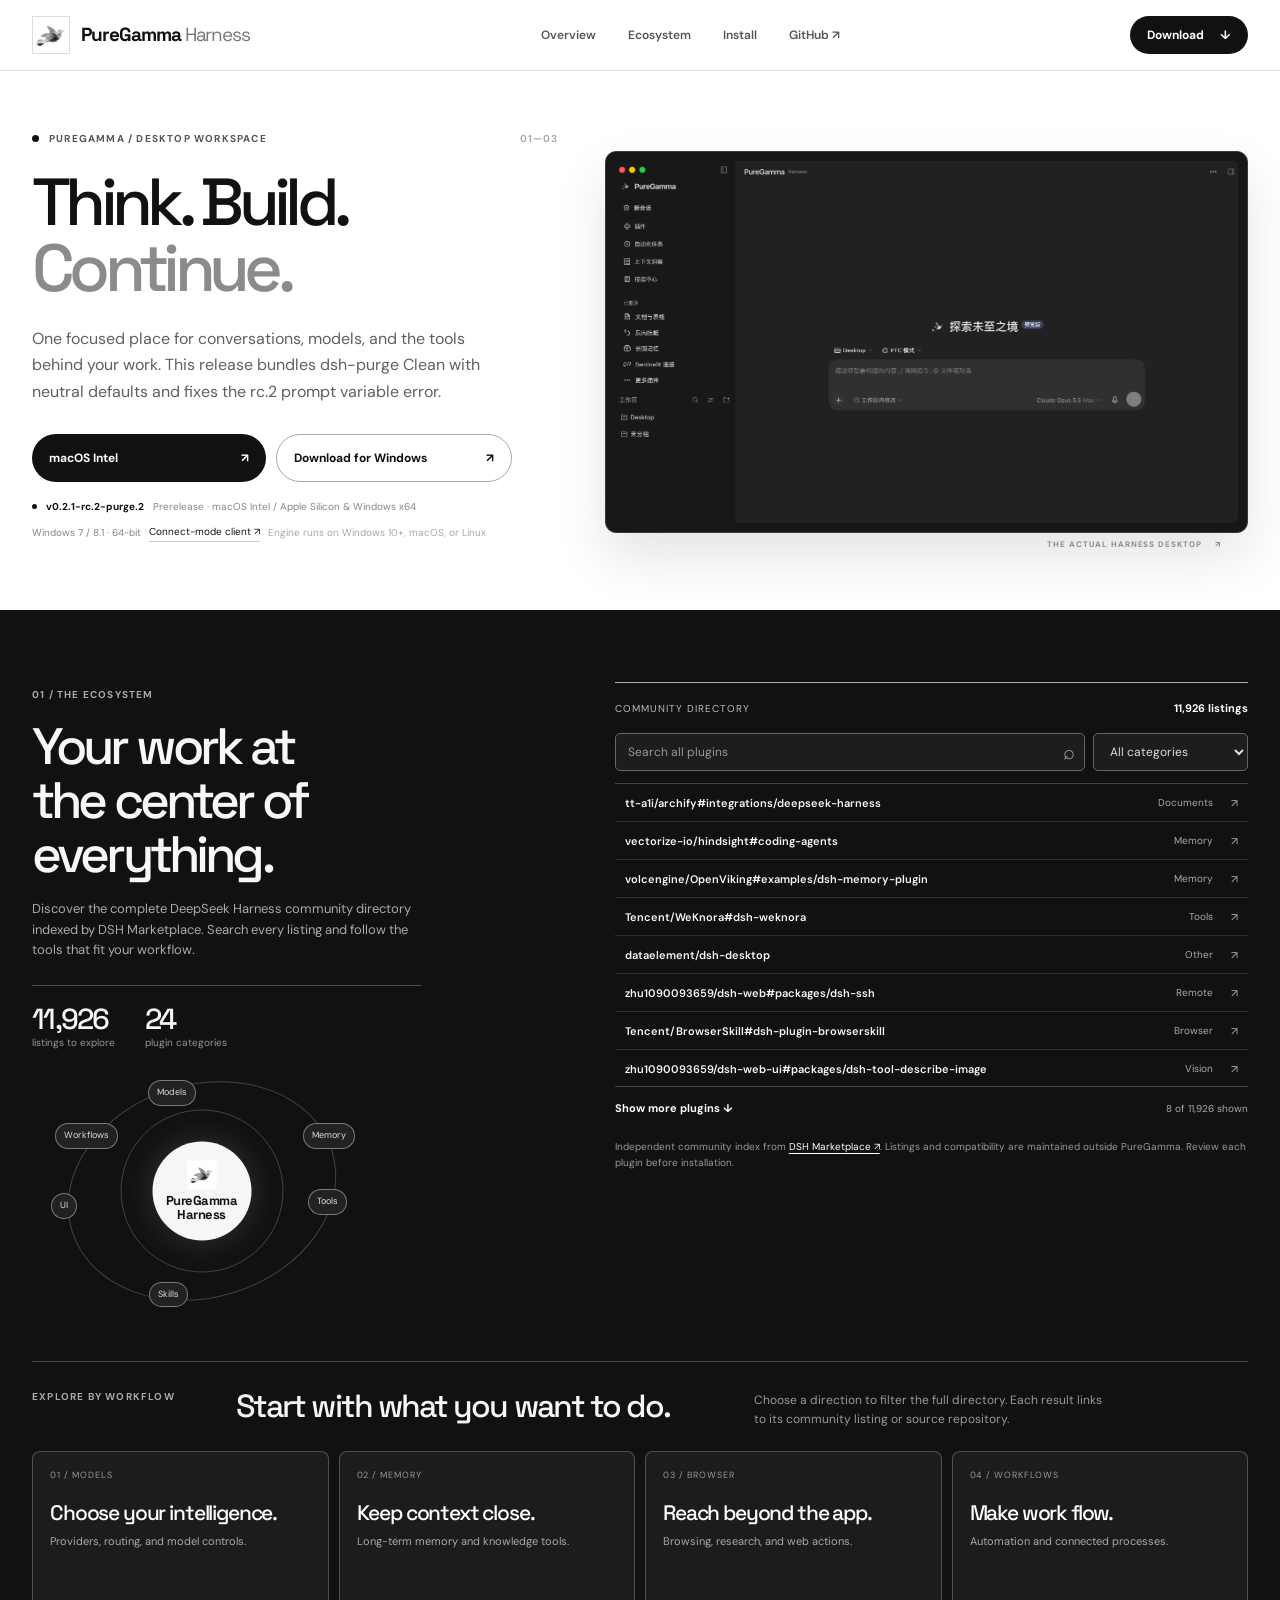
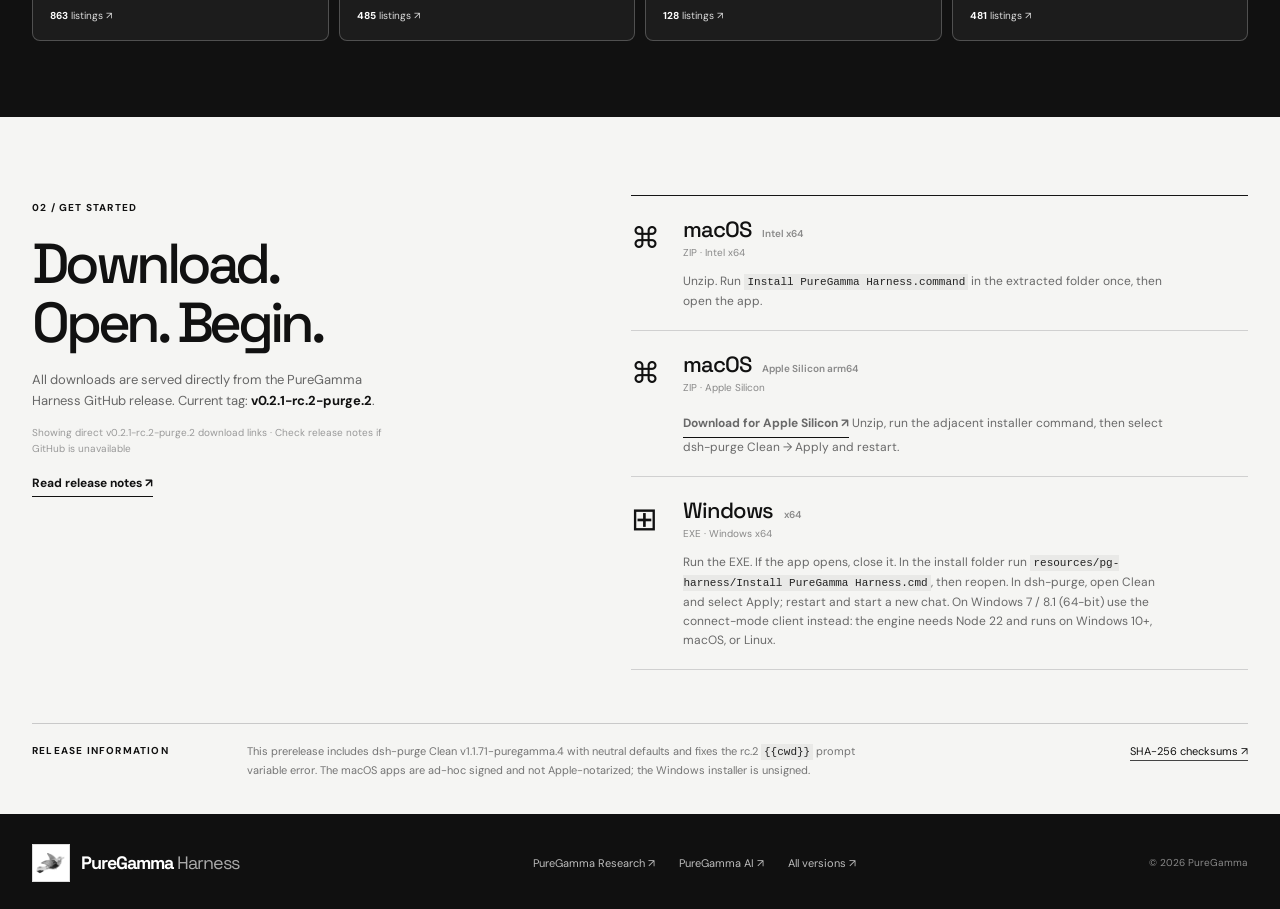
<file: harness/index.html>
<!doctype html>
<html lang="en">
<head>
  <meta charset="utf-8">
  <meta name="viewport" content="width=device-width, initial-scale=1">
  <meta name="theme-color" content="#ffffff">
  <meta name="description" content="PureGamma Harness is a focused desktop workspace for AI-assisted research and creation. Download the latest macOS Intel, Apple Silicon, and Windows x64 release with dsh-purge Clean.">
  <link rel="canonical" href="https://puregamma.ai/harness/">
  <meta property="og:type" content="website">
  <meta property="og:title" content="PureGamma Harness — Think. Build. Continue.">
  <meta property="og:description" content="One desktop workspace for conversations, models and plugins. Download for macOS Intel, Apple Silicon, and Windows x64 with dsh-purge Clean.">
  <meta property="og:url" content="https://puregamma.ai/harness/">
  <link rel="icon" href="/favicon.ico">
  <link rel="preconnect" href="https://fonts.googleapis.com">
  <link rel="preconnect" href="https://fonts.gstatic.com" crossorigin>
  <link href="https://fonts.googleapis.com/css2?family=DM+Sans:wght@400;500;600;700&family=Space+Grotesk:wght@400;500;600;700&display=swap" rel="stylesheet">
  <link rel="stylesheet" href="./site.css?v=20261018e">
  <script src="./site.js?v=20261023a" defer></script>
  <title>PureGamma Harness — Download for macOS and Windows</title>
</head>
<body>
  <a class="skip" href="#main">Skip to content</a>
  <header class="topbar" id="top">
    <div class="container nav-inner">
      <a class="brand" href="/harness/" aria-label="PureGamma Harness home">
        <span class="logo-frame"><img src="../assets/partners/pglogo.png" alt="" width="38" height="38"></span>
        <span>PureGamma <span class="brand-secondary">Harness</span></span>
      </a>
      <button class="menu-toggle" type="button" aria-expanded="false" aria-controls="primary-nav" aria-label="Toggle navigation"><span></span><span></span></button>
      <nav class="primary-nav" id="primary-nav" aria-label="Main navigation">
        <a href="#overview">Overview</a><a href="#ecosystem">Ecosystem</a><a href="#install">Install</a>
        <a href="https://github.com/xxxxxwater/PureGamma-harness" target="_blank" rel="noopener noreferrer">GitHub ↗</a>
      </nav>
      <a class="nav-download" href="#download">Download <span aria-hidden="true">↓</span></a>
    </div>
  </header>

  <main id="main">
    <section class="hero" id="overview" aria-labelledby="hero-title">
      <div class="container hero-grid">
        <div class="hero-content">
          <div class="eyebrow"><span class="eyebrow-dot"></span> PUREGAMMA / DESKTOP WORKSPACE <span class="eyebrow-end">01—03</span></div>
          <h1 id="hero-title">Think. Build.<br><span>Continue.</span></h1>
          <p class="hero-copy">One focused place for conversations, models, and the tools behind your work. This release bundles dsh-purge Clean with neutral defaults and fixes the rc.2 prompt variable error.</p>
          <div class="hero-downloads" id="download">
            <a class="button button-dark" data-download-macos href="https://github.com/xxxxxwater/PureGamma-harness/releases/download/puregamma-harness-v0.2.1-rc.2-purge.2/puregamma-harness-v0.2.1-rc.2-purge.2-macos-x64.zip"><span>macOS Intel</span><span aria-hidden="true">↗</span></a>
            <a class="button button-light" data-download-windows href="https://github.com/xxxxxwater/PureGamma-harness/releases/download/puregamma-harness-v0.2.1-rc.2-purge.2/puregamma-harness-v0.2.1-rc.2-purge.2-windows-x64.exe"><span>Download for Windows</span><span aria-hidden="true">↗</span></a>
          </div>
          <div class="version-line"><span class="version-dot"></span><strong data-release-version>v0.2.1-rc.2-purge.2</strong><span>Prerelease · macOS Intel / Apple Silicon & Windows x64</span></div>
          <p class="win7-line"><span>Windows 7 / 8.1 · 64-bit</span><a data-download-win7 href="https://github.com/xxxxxwater/PureGamma-harness/releases/download/puregamma-harness-v0.2.1-rc.2-win7.1/puregamma-harness-v0.2.1-rc.2-win7.1-windows7-x64.zip">Connect-mode client ↗</a><span>Engine runs on Windows 10+, macOS, or Linux</span></p>
        </div>
        <div class="hero-visual">
          <img class="app-shot" src="./puregamma-harness-app.png" alt="Actual PureGamma Harness desktop application showing its conversation workspace and plugin navigation" width="2828" height="1796" fetchpriority="high">
          <span class="visual-label">THE ACTUAL HARNESS DESKTOP <span>↗</span></span>
        </div>
      </div>
    </section>

    <section class="ecosystem" id="ecosystem" aria-labelledby="ecosystem-title">
      <div class="container ecosystem-layout">
        <div class="ecosystem-intro">
          <span class="section-index">01 / THE ECOSYSTEM</span>
          <h2 id="ecosystem-title">Your work at<br>the center of<br>everything.</h2>
          <p>Discover the complete DeepSeek Harness community directory indexed by DSH Marketplace. Search every listing and follow the tools that fit your workflow.</p>
          <div class="ecosystem-metrics"><div><strong data-plugin-count-number>11,926</strong><span>listings to explore</span></div><div><strong data-category-count>24</strong><span>plugin categories</span></div></div>
          <div class="ecosystem-orbit"><span class="orbit-ring ring-one" aria-hidden="true"></span><span class="orbit-ring ring-two" aria-hidden="true"></span><span class="orbit-core"><img src="../assets/partners/pglogo.png" alt="" width="32" height="32">PureGamma<br>Harness</span><button class="orbit-tag tag-model" type="button" data-category-target="model">Models</button><button class="orbit-tag tag-memory" type="button" data-category-target="memory">Memory</button><button class="orbit-tag tag-tools" type="button" data-category-target="tools">Tools</button><button class="orbit-tag tag-skills" type="button" data-category-target="skill">Skills</button><button class="orbit-tag tag-ui" type="button" data-category-target="ui">UI</button><button class="orbit-tag tag-workflow" type="button" data-category-target="workflow">Workflows</button></div>
        </div>
        <div class="ecosystem-directory">
          <div class="directory-top"><span>COMMUNITY DIRECTORY</span><strong data-plugin-count>Loading catalog…</strong></div>
          <div class="directory-controls"><label class="search-box"><span class="sr-only">Search plugins</span><input id="plugin-search" type="search" placeholder="Search all plugins" autocomplete="off"><span aria-hidden="true">⌕</span></label><label class="category-box"><span class="sr-only">Filter plugin category</span><select id="plugin-category"><option value="all">All categories</option></select></label></div>
          <div class="directory-list" id="plugin-list" aria-live="polite"><p class="directory-message">Loading the plugin catalog…</p></div>
          <div class="directory-bottom"><button id="plugin-more" type="button" hidden>Show more plugins ↓</button><span id="plugin-results"></span></div>
          <p class="directory-note">Independent community index from <a href="https://dshmarketplace.dev/" target="_blank" rel="noopener noreferrer">DSH Marketplace ↗</a>. Listings and compatibility are maintained outside PureGamma. Review each plugin before installation.</p>
        </div>
      </div>
      <div class="container ecosystem-routes">
        <div class="routes-heading"><span class="section-index">EXPLORE BY WORKFLOW</span><h3>Start with what you want to do.</h3><p>Choose a direction to filter the full directory. Each result links to its community listing or source repository.</p></div>
        <div class="routes-grid">
          <button type="button" data-category-target="model"><span>01 / MODELS</span><strong>Choose your intelligence.</strong><small>Providers, routing, and model controls.</small><em><b data-category-size="model">—</b> listings ↗</em></button>
          <button type="button" data-category-target="memory"><span>02 / MEMORY</span><strong>Keep context close.</strong><small>Long-term memory and knowledge tools.</small><em><b data-category-size="memory">—</b> listings ↗</em></button>
          <button type="button" data-category-target="browser"><span>03 / BROWSER</span><strong>Reach beyond the app.</strong><small>Browsing, research, and web actions.</small><em><b data-category-size="browser">—</b> listings ↗</em></button>
          <button type="button" data-category-target="workflow"><span>04 / WORKFLOWS</span><strong>Make work flow.</strong><small>Automation and connected processes.</small><em><b data-category-size="workflow">—</b> listings ↗</em></button>
        </div>
      </div>
    </section>

    <section class="install" id="install" aria-labelledby="install-title">
      <div class="container install-grid">
        <div class="install-intro"><span class="section-index">02 / GET STARTED</span><h2 id="install-title">Download.<br>Open. Begin.</h2><p>All downloads are served directly from the PureGamma Harness GitHub release. Current tag: <strong data-release-version>v0.2.1-rc.2-purge.2</strong>.</p><p class="release-status" data-release-state>Checking the published GitHub release…</p><a class="text-link" data-release-page href="https://github.com/xxxxxwater/PureGamma-harness/releases/tag/puregamma-harness-v0.2.1-rc.2-purge.2" target="_blank" rel="noopener noreferrer">Read release notes ↗</a></div>
        <div class="install-details">
          <article><div class="install-platform"><span class="platform-symbol">⌘</span><div><h3>macOS <small>Intel x64</small></h3><p data-file-macos>ZIP · Intel x64</p></div></div><p>Unzip. Run <code>Install PureGamma Harness.command</code> in the extracted folder once, then open the app.</p></article>
          <article><div class="install-platform"><span class="platform-symbol">⌘</span><div><h3>macOS <small>Apple Silicon arm64</small></h3><p data-file-arm64>ZIP · Apple Silicon</p></div></div><p><a class="text-link" data-download-arm64 href="https://github.com/xxxxxwater/PureGamma-harness/releases/download/puregamma-harness-v0.2.1-rc.2-purge.2/puregamma-harness-v0.2.1-rc.2-purge.2-macos-arm64.zip">Download for Apple Silicon ↗</a> Unzip, run the adjacent installer command, then select dsh-purge Clean → Apply and restart.</p></article>
          <article><div class="install-platform"><span class="platform-symbol windows">⊞</span><div><h3>Windows <small>x64</small></h3><p data-file-windows>EXE · Windows x64</p></div></div><p>Run the EXE. If the app opens, close it. In the install folder run <code>resources/pg-harness/Install PureGamma Harness.cmd</code>, then reopen. In dsh-purge, open Clean and select Apply; restart and start a new chat. On Windows 7 / 8.1 (64-bit) use the <a href="https://github.com/xxxxxwater/PureGamma-harness/releases/download/puregamma-harness-v0.2.1-rc.2-win7.1/puregamma-harness-v0.2.1-rc.2-win7.1-windows7-x64.zip">connect-mode client</a> instead: the engine needs Node 22 and runs on Windows 10+, macOS, or Linux.</p></article>
        </div>
      </div>
      <div class="container release-note"><span>RELEASE INFORMATION</span><p>This prerelease includes dsh-purge Clean v1.1.71-puregamma.4 with neutral defaults and fixes the rc.2 <code>{{cwd}}</code> prompt variable error. The macOS apps are ad-hoc signed and not Apple-notarized; the Windows installer is unsigned.</p><a data-checksums href="https://github.com/xxxxxwater/PureGamma-harness/releases/download/puregamma-harness-v0.2.1-rc.2-purge.2/SHA256SUMS" target="_blank" rel="noopener noreferrer">SHA-256 checksums ↗</a></div>
    </section>
  </main>

  <footer class="footer"><div class="container footer-inner"><a class="footer-brand" href="/harness/"><span class="logo-frame"><img src="../assets/partners/pglogo.png" alt="" width="38" height="38"></span><span>PureGamma <em>Harness</em></span></a><div><a href="https://puregamma.ai/">PureGamma Research ↗</a><a href="https://app.puregamma.ai/en">PureGamma AI ↗</a><a href="https://github.com/xxxxxwater/PureGamma-harness/tags" target="_blank" rel="noopener noreferrer">All versions ↗</a></div><span>© 2026 PureGamma</span></div></footer>
</body>
</html>
</file>
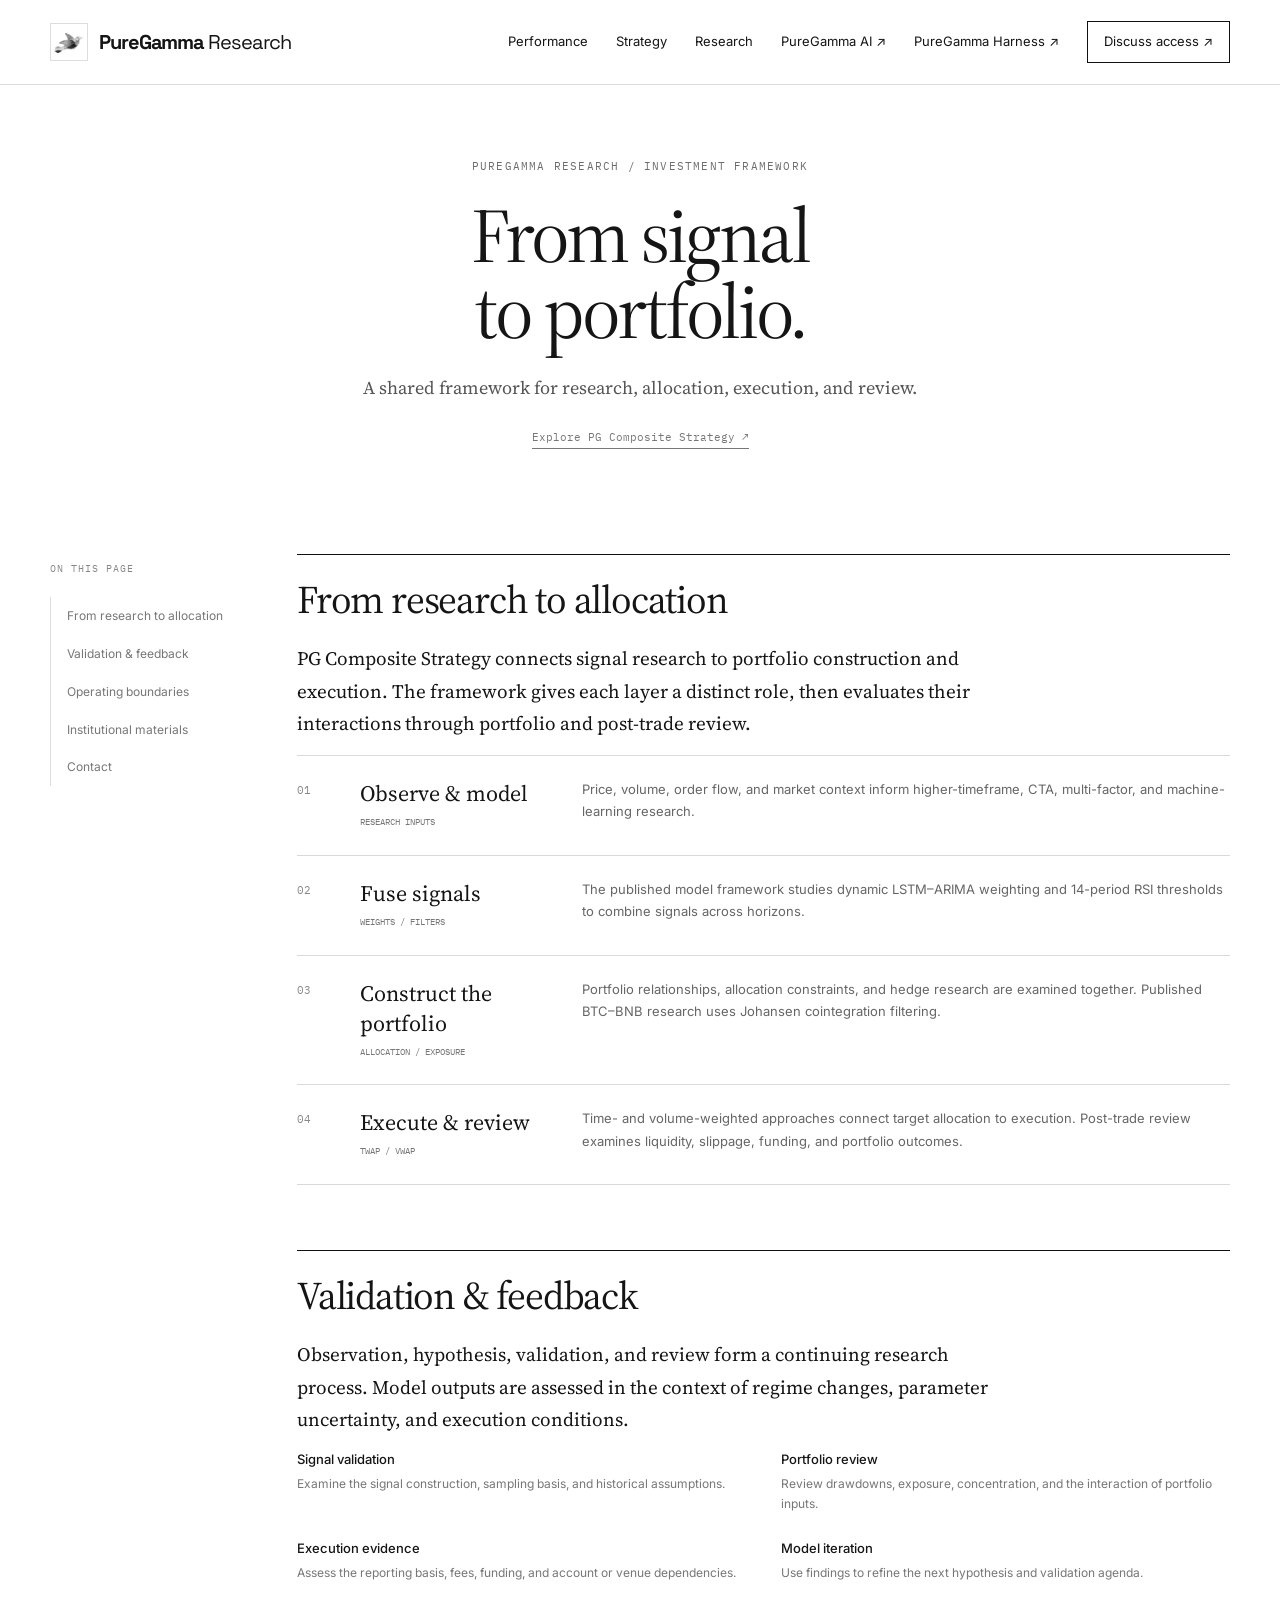
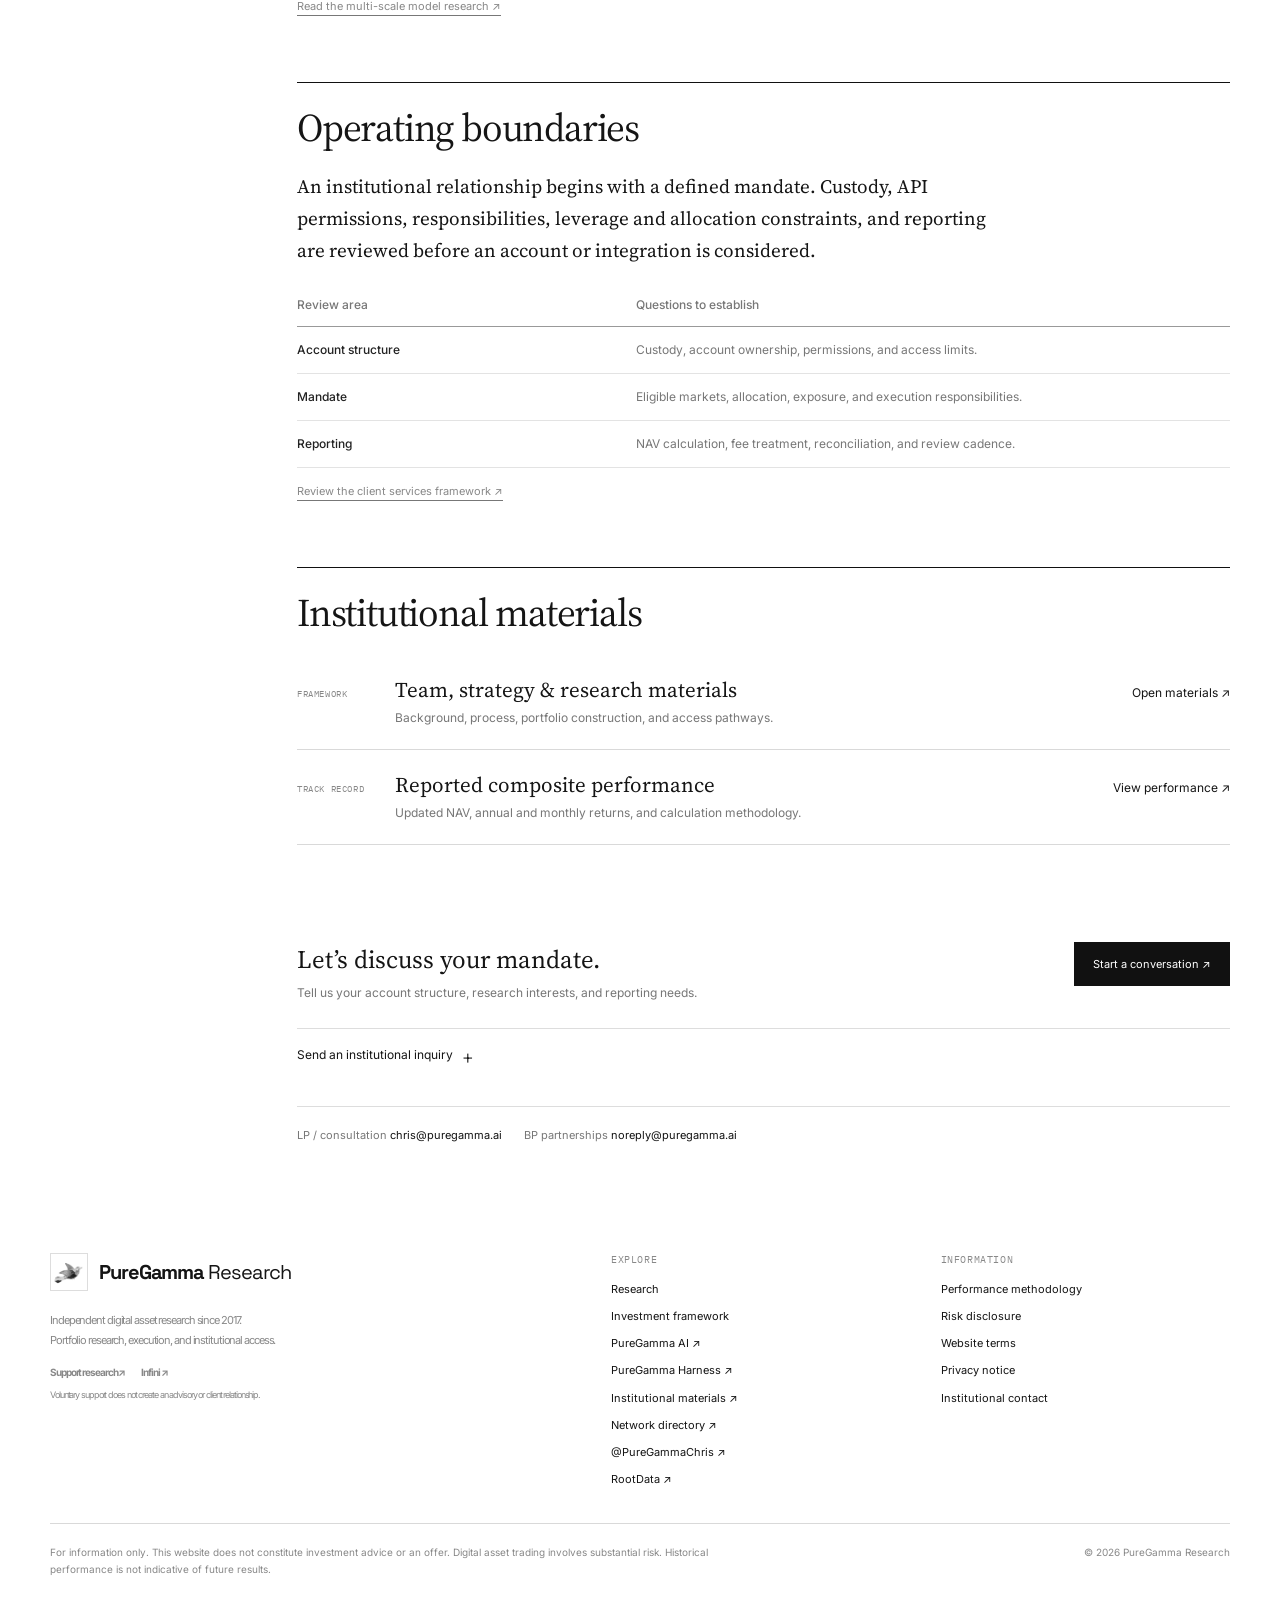
<file: framework.html>
<!DOCTYPE html>
<html lang="en">
<head>
  <meta charset="UTF-8" />
  <meta name="viewport" content="width=device-width, initial-scale=1" />
  <title>Investment framework | PureGamma Research</title>
  <meta name="description" content="A shared framework for research, allocation, execution, and review." />
  <link rel="canonical" href="https://puregamma.ai/framework.html" />
  <meta property="og:type" content="website" />
  <meta property="og:site_name" content="PureGamma Research" />
  <meta property="og:title" content="Investment framework | PureGamma Research" />
  <meta property="og:description" content="Verifiable digital asset research, disciplined risk control, and institutional-grade strategy access." />
  <meta property="og:url" content="https://puregamma.ai/framework.html" />
  <meta property="og:image" content="https://puregamma.ai/icon-512.png" />
  <meta name="twitter:card" content="summary" />
  <meta name="twitter:title" content="Investment framework | PureGamma Research" />
  <meta name="twitter:description" content="Institutional digital asset research and risk-governed strategy frameworks." />
  <meta name="twitter:image" content="https://puregamma.ai/icon-512.png" />
  <link rel="shortcut icon" href="/favicon.ico" />
  <link rel="icon" type="image/x-icon" href="/favicon.ico" sizes="any" />
  <link rel="icon" type="image/png" sizes="48x48" href="/favicon-48x48.png" />
  <link rel="icon" type="image/png" sizes="96x96" href="/favicon-96x96.png" />
  <link rel="icon" type="image/png" sizes="192x192" href="/icon-192.png" />
  <link rel="apple-touch-icon" sizes="180x180" href="/apple-touch-icon.png" />
  <link rel="manifest" href="/site.webmanifest" />
  <meta name="theme-color" content="#0a0a0a" />
  <link rel="preconnect" href="https://fonts.googleapis.com" />
  <link rel="preconnect" href="https://fonts.gstatic.com" crossorigin />
  <link href="https://fonts.googleapis.com/css2?family=IBM+Plex+Mono:wght@400;500;600&family=Inter:wght@400;500;600;700&family=Source+Serif+4:wght@400;500;600;700&family=Space+Grotesk:wght@400;500;600;700&display=swap" rel="stylesheet" />
  <link rel="stylesheet" href="pg-release-20261009.css?v=20261024brand2" />
  <script type="application/ld+json">
    {
      "@context": "https://schema.org",
      "@type": "Organization",
      "name": "PureGamma Research",
      "url": "https://puregamma.ai/",
      "logo": "https://puregamma.ai/icon-512.png"
    }
  </script>
</head>
<body class="release"><a class="skip-link" href="#main-content">Skip to content</a><header class="release-header"><div class="wrap header-inner">
 <a class="wordmark" href="/" aria-label="PureGamma Research home"><span class="brand-icon"><img src="assets/partners/pglogo.png" alt="" width="34" height="34" /></span><span class="brand-name">PureGamma <span class="brand-secondary">Research</span></span></a>
 <button class="menu-button" type="button" aria-expanded="false" aria-controls="release-navigation" aria-label="Open navigation">☰</button>
 <nav class="header-links" id="release-navigation" aria-label="Primary navigation"><a href="index.html#performance">Performance</a><a href="index.html#strategy">Strategy</a><a href="index.html#insights">Research</a><a href="https://app.puregamma.ai/en">PureGamma AI ↗</a><a href="https://puregamma.ai/harness/">PureGamma Harness ↗</a><a class="nav-contact" href="index.html#access">Discuss access ↗</a></nav>
</div></header><main id="main-content"><section class="launch-hero secondary-hero"><div class="wrap"><p class="eyebrow">PureGamma Research / Investment framework</p><h1>From signal<br />to portfolio.</h1><p class="hero-description">A shared framework for research, allocation, execution, and review.</p><div class="hero-bottom" style="margin-top:25px"><a class="text-link" href="index.html">Explore PG Composite Strategy ↗</a></div></div></section><div class="wrap article-layout"><aside class="page-index"><p>On this page</p><a href="#overview">From research to allocation</a><a href="#abstract">Validation &amp; feedback</a><a href="#boundaries">Operating boundaries</a><a href="#docsend">Institutional materials</a><a href="#contact">Contact</a></aside><div class="article-body"><section class="article-section" id="overview"><div class="section-head"><h2>From research to allocation</h2></div><p class="lead">PG Composite Strategy connects signal research to portfolio construction and execution. The framework gives each layer a distinct role, then evaluates their interactions through portfolio and post-trade review.</p><div class="strategy-list"><article class="strategy-row"><span class="num">01</span><div><h3>Observe &amp; model</h3><small>RESEARCH INPUTS</small></div><p>Price, volume, order flow, and market context inform higher-timeframe, CTA, multi-factor, and machine-learning research.</p></article><article class="strategy-row"><span class="num">02</span><div><h3>Fuse signals</h3><small>WEIGHTS / FILTERS</small></div><p>The published model framework studies dynamic LSTM–ARIMA weighting and 14-period RSI thresholds to combine signals across horizons.</p></article><article class="strategy-row"><span class="num">03</span><div><h3>Construct the portfolio</h3><small>ALLOCATION / EXPOSURE</small></div><p>Portfolio relationships, allocation constraints, and hedge research are examined together. Published BTC–BNB research uses Johansen cointegration filtering.</p></article><article class="strategy-row"><span class="num">04</span><div><h3>Execute &amp; review</h3><small>TWAP / VWAP</small></div><p>Time- and volume-weighted approaches connect target allocation to execution. Post-trade review examines liquidity, slippage, funding, and portfolio outcomes.</p></article></div></section><section class="article-section" id="abstract"><div class="section-head"><h2>Validation &amp; feedback</h2></div><p class="lead">Observation, hypothesis, validation, and review form a continuing research process. Model outputs are assessed in the context of regime changes, parameter uncertainty, and execution conditions.</p><div class="risk-list"><article><h3>Signal validation</h3><p>Examine the signal construction, sampling basis, and historical assumptions.</p></article><article><h3>Portfolio review</h3><p>Review drawdowns, exposure, concentration, and the interaction of portfolio inputs.</p></article><article><h3>Execution evidence</h3><p>Assess the reporting basis, fees, funding, and account or venue dependencies.</p></article><article><h3>Model iteration</h3><p>Use findings to refine the next hypothesis and validation agenda.</p></article></div><p class="method-note"><a class="text-link" href="research.html#abstract">Read the multi-scale model research ↗</a></p></section><section class="article-section" id="boundaries"><div class="section-head"><h2>Operating boundaries</h2></div><p class="lead">An institutional relationship begins with a defined mandate. Custody, API permissions, responsibilities, leverage and allocation constraints, and reporting are reviewed before an account or integration is considered.</p><div class="table-wrap"><table class="access-table"><thead><tr><th scope="col">Review area</th><th scope="col">Questions to establish</th></tr></thead><tbody><tr><td>Account structure</td><td>Custody, account ownership, permissions, and access limits.</td></tr><tr><td>Mandate</td><td>Eligible markets, allocation, exposure, and execution responsibilities.</td></tr><tr><td>Reporting</td><td>NAV calculation, fee treatment, reconciliation, and review cadence.</td></tr></tbody></table></div><p class="method-note"><a class="text-link" href="legal.html#services">Review the client services framework ↗</a></p></section><section class="article-section" id="docsend"><div class="section-head"><h2>Institutional materials</h2></div><div class="resource-item"><span class="resource-type">Framework</span><div><h3>Team, strategy &amp; research materials</h3><p>Background, process, portfolio construction, and access pathways.</p></div><a class="resource-link" href="https://docsend.com/v/94csc/cn" target="_blank" rel="noopener">Open materials ↗</a></div><div class="resource-item"><span class="resource-type">Track record</span><div><h3>Reported composite performance</h3><p>Updated NAV, annual and monthly returns, and calculation methodology.</p></div><a class="resource-link" href="index.html#performance">View performance ↗</a></div></section><section class="article-section" id="access"><div class="contact-intro" id="contact"><div><h3>Let’s discuss your mandate.</h3><p>Tell us your account structure, research interests, and reporting needs.</p></div><button class="contact-toggle" type="button">Start a conversation ↗</button></div><details class="contact-details" id="contact-details"><summary>Send an institutional inquiry</summary><form id="contact-form" class="contact-form" action="contact.php" method="post" novalidate>
            <!-- Honeypot: bots fill this, humans don't see it -->
            <div style="display:none" aria-hidden="true">
              <input type="text" name="website" tabindex="-1" autocomplete="off" />
            </div>
            <div class="form-row">
              <div>
                <label for="cf-name">Name *</label>
                <input id="cf-name" name="name" type="text" required minlength="2" maxlength="80" autocomplete="name" placeholder="Your name" aria-describedby="cf-name-error" />
                <p class="field-error" id="cf-name-error" data-error-for="name"></p>
              </div>
              <div>
                <label for="cf-email">Email *</label>
                <input id="cf-email" name="email" type="email" required maxlength="120" autocomplete="email" inputmode="email" placeholder="you@example.com" aria-describedby="cf-email-error" />
                <p class="field-error" id="cf-email-error" data-error-for="email"></p>
              </div>
            </div>
            <div class="form-row">
              <div>
                <label for="cf-company">Company / Organization *</label>
                <input id="cf-company" name="company" type="text" required minlength="2" maxlength="120" autocomplete="organization" placeholder="Your company or organization" aria-describedby="cf-company-error" />
                <p class="field-error" id="cf-company-error" data-error-for="company"></p>
              </div>
              <div>
                <label for="cf-role">Role / Title *</label>
                <input id="cf-role" name="role" type="text" required minlength="2" maxlength="80" autocomplete="organization-title" placeholder="Your role or title" aria-describedby="cf-role-error" />
                <p class="field-error" id="cf-role-error" data-error-for="role"></p>
              </div>
            </div>
            <div>
              <label for="cf-message">Message *</label>
              <textarea id="cf-message" name="message" required minlength="20" maxlength="2000" placeholder="Tell us your preferred access route, reporting needs, and research questions." aria-describedby="cf-message-error"></textarea>
              <p class="field-error" id="cf-message-error" data-error-for="message"></p>
            </div>
            <div>
              <button type="submit" class="button primary">Send Message</button>
            </div>
            <div id="form-status" class="form-status" role="alert"></div>
            <p class="form-legal">By sending this form, you acknowledge our <a href="legal.html#privacy">Privacy Notice</a> and <a href="legal.html#terms">Website Terms</a>.</p>
          </form></details><div class="contact-emails"><span>LP / consultation <a href="mailto:chris@puregamma.ai">chris@puregamma.ai</a></span><span>BP partnerships <a href="mailto:noreply@puregamma.ai">noreply@puregamma.ai</a></span></div>
   </section></div></div></main><footer class="release-footer"><div class="wrap"><div class="footer-top"><div class="footer-brand"><div class="footer-wordmark"><span class="brand-icon"><img src="assets/partners/pglogo.png" alt="" width="34" height="34" /></span><span class="brand-name">PureGamma <span class="brand-secondary">Research</span></span></div><p>Independent digital asset research since 2017.<br />Portfolio research, execution, and institutional access.</p><div class="research-support" id="support"><a href="https://buy.stripe.com/4gM6oHdH6anz6NGfj9cbC05" target="_blank" rel="noopener">Support research ↗</a><a href="https://checkout.infini.money/paymentlinks-redirect/pl/meGq2vdX" target="_blank" rel="noopener">Infini ↗</a></div><p style="font-size:9px">Voluntary support does not create an advisory or client relationship.</p></div><div class="footer-links"><strong>Explore</strong><a href="research.html">Research</a><a href="framework.html">Investment framework</a><a href="https://app.puregamma.ai/en">PureGamma AI ↗</a><a href="https://puregamma.ai/harness/">PureGamma Harness ↗</a><a href="https://docsend.com/v/94csc/cn" target="_blank" rel="noopener">Institutional materials ↗</a><a href="https://linktr.ee/pgchris" target="_blank" rel="noopener">Network directory ↗</a><a href="https://x.com/PureGammaChris" target="_blank" rel="noopener">@PureGammaChris ↗</a><a href="https://www.rootdata.com/investors/detail/PG%20Trading?k=MTI3NDk%3D" target="_blank" rel="noopener">RootData ↗</a></div><div class="footer-links"><strong>Information</strong><a href="index.html#risk">Performance methodology</a><a href="legal.html#risk">Risk disclosure</a><a href="legal.html#terms">Website terms</a><a href="legal.html#privacy">Privacy notice</a><a href="index.html#contact">Institutional contact</a></div></div><div class="footer-bottom"><p>For information only. This website does not constitute investment advice or an offer. Digital asset trading involves substantial risk. Historical performance is not indicative of future results.</p><span>© 2026 PureGamma Research</span></div></div></footer><script src="pg-release-20261009.js?v=20261009r1" defer></script></body></html>
</file>
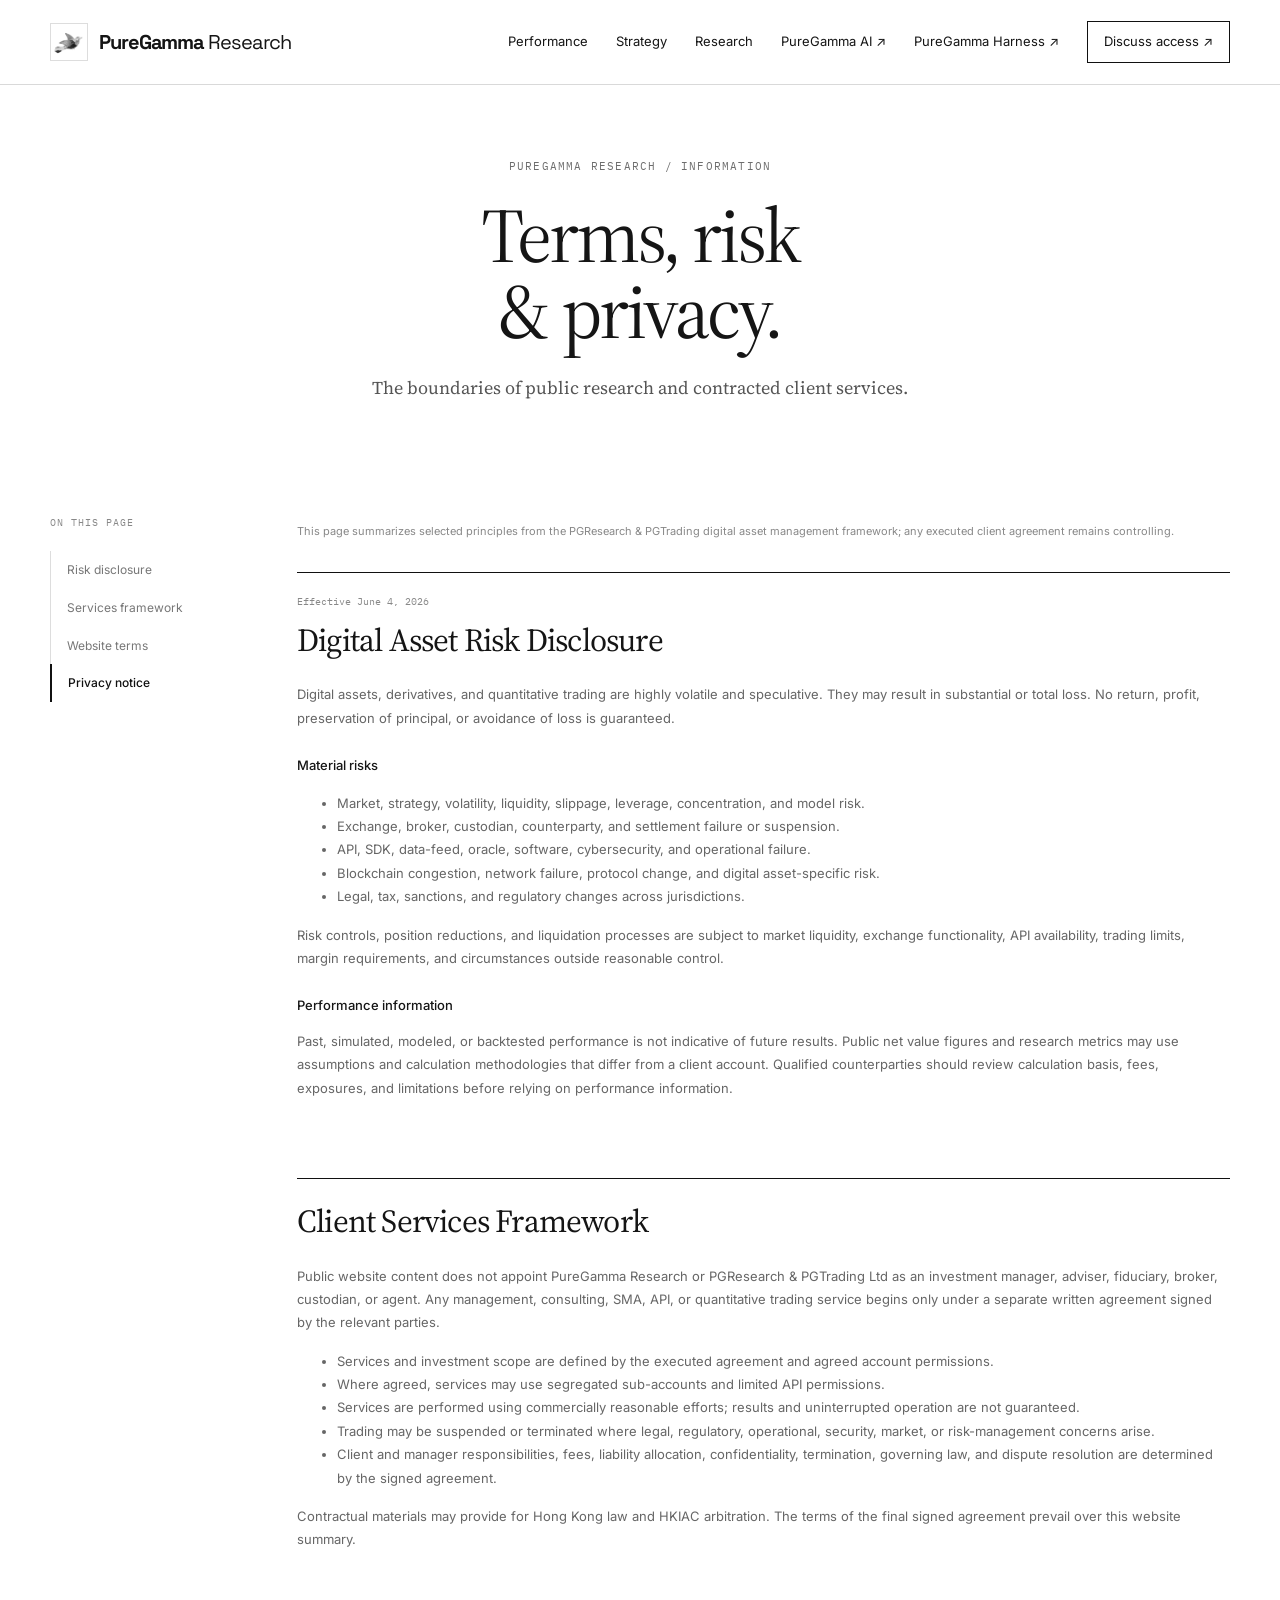
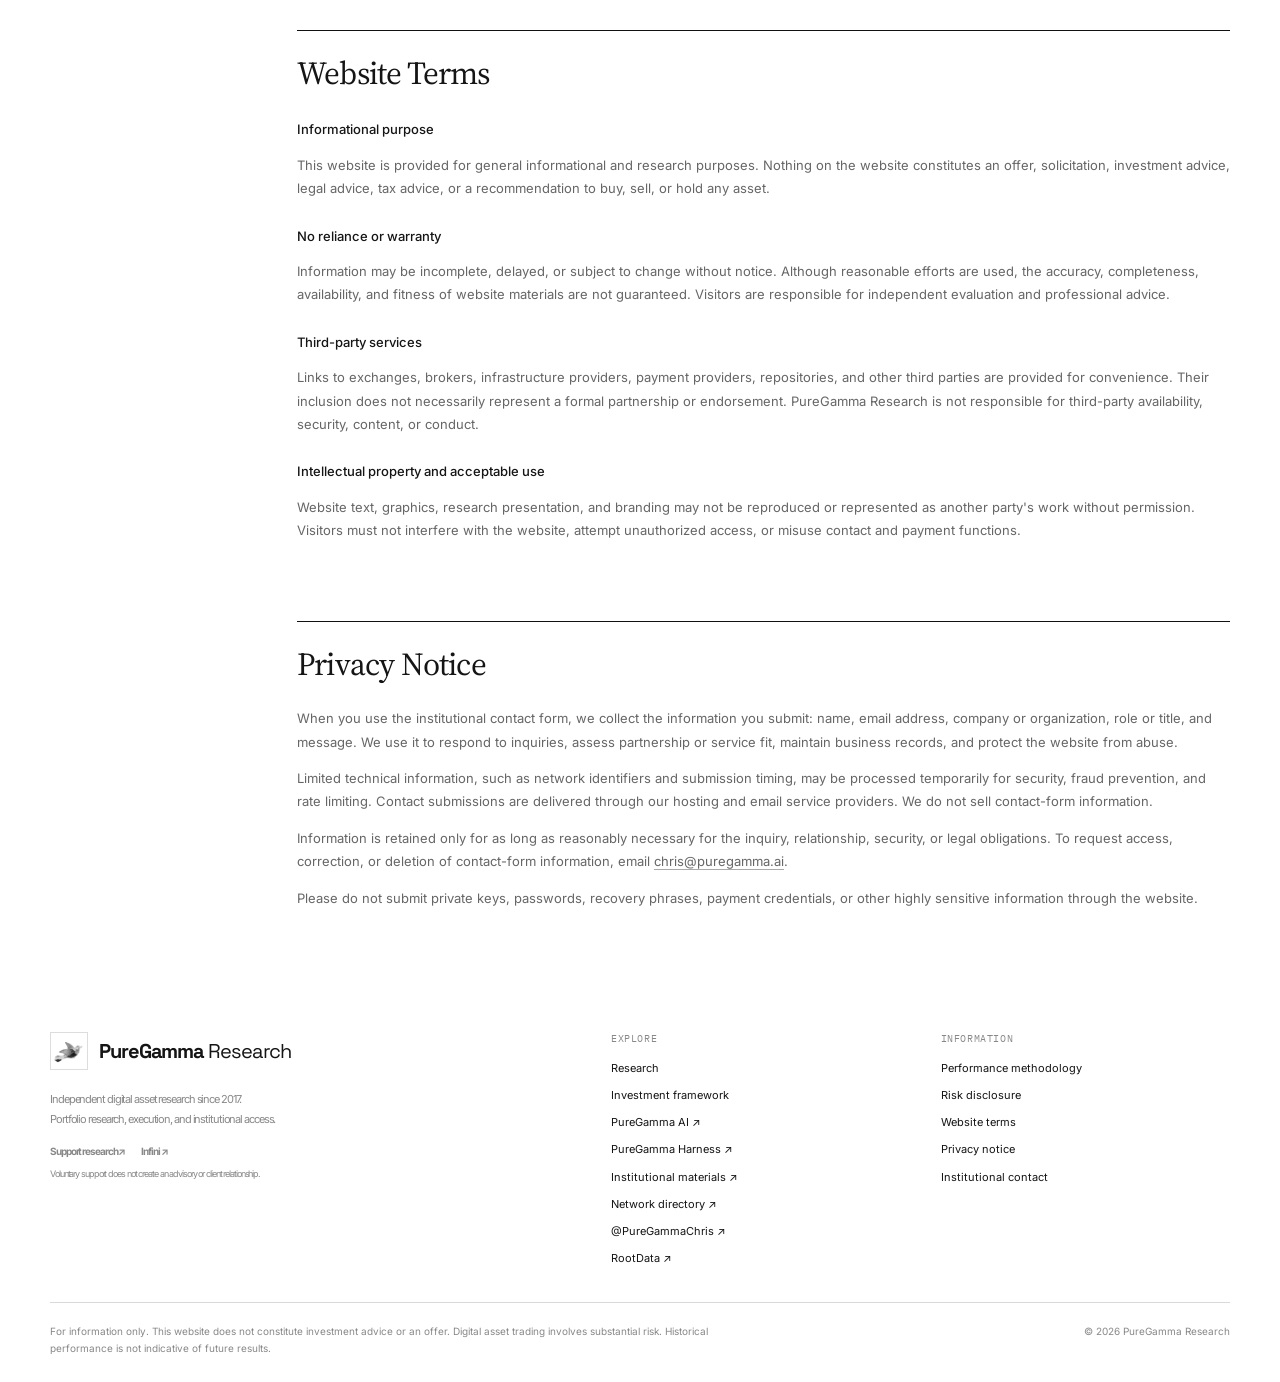
<file: legal.html>
<!DOCTYPE html>
<html lang="en">
<head>
  <meta charset="UTF-8" />
  <meta name="viewport" content="width=device-width, initial-scale=1" />
  <title>Risk, terms & privacy | PureGamma Research</title>
  <meta name="description" content="Website terms, digital asset risk disclosure, client services boundaries, and privacy notice for PureGamma Research." />
  <link rel="canonical" href="https://puregamma.ai/legal.html" />
  <meta property="og:type" content="website" />
  <meta property="og:site_name" content="PureGamma Research" />
  <meta property="og:title" content="Risk, terms & privacy | PureGamma Research" />
  <meta property="og:description" content="Verifiable digital asset research, disciplined risk control, and institutional-grade strategy access." />
  <meta property="og:url" content="https://puregamma.ai/legal.html" />
  <meta property="og:image" content="https://puregamma.ai/icon-512.png" />
  <meta name="twitter:card" content="summary" />
  <meta name="twitter:title" content="Risk, terms & privacy | PureGamma Research" />
  <meta name="twitter:description" content="Institutional digital asset research and risk-governed strategy frameworks." />
  <meta name="twitter:image" content="https://puregamma.ai/icon-512.png" />
  <link rel="shortcut icon" href="/favicon.ico" />
  <link rel="icon" type="image/x-icon" href="/favicon.ico" sizes="any" />
  <link rel="icon" type="image/png" sizes="48x48" href="/favicon-48x48.png" />
  <link rel="icon" type="image/png" sizes="96x96" href="/favicon-96x96.png" />
  <link rel="icon" type="image/png" sizes="192x192" href="/icon-192.png" />
  <link rel="apple-touch-icon" sizes="180x180" href="/apple-touch-icon.png" />
  <link rel="manifest" href="/site.webmanifest" />
  <meta name="theme-color" content="#0a0a0a" />
  <link rel="preconnect" href="https://fonts.googleapis.com" />
  <link rel="preconnect" href="https://fonts.gstatic.com" crossorigin />
  <link href="https://fonts.googleapis.com/css2?family=IBM+Plex+Mono:wght@400;500;600&family=Inter:wght@400;500;600;700&family=Source+Serif+4:wght@400;500;600;700&family=Space+Grotesk:wght@400;500;600;700&display=swap" rel="stylesheet" />
  <link rel="stylesheet" href="pg-release-20261009.css?v=20261024brand2" />
  <script type="application/ld+json">
    {
      "@context": "https://schema.org",
      "@type": "Organization",
      "name": "PureGamma Research",
      "url": "https://puregamma.ai/",
      "logo": "https://puregamma.ai/icon-512.png"
    }
  </script>
</head>
<body class="release"><a class="skip-link" href="#main-content">Skip to content</a><header class="release-header"><div class="wrap header-inner">
 <a class="wordmark" href="/" aria-label="PureGamma Research home"><span class="brand-icon"><img src="assets/partners/pglogo.png" alt="" width="34" height="34" /></span><span class="brand-name">PureGamma <span class="brand-secondary">Research</span></span></a>
 <button class="menu-button" type="button" aria-expanded="false" aria-controls="release-navigation" aria-label="Open navigation">☰</button>
 <nav class="header-links" id="release-navigation" aria-label="Primary navigation"><a href="index.html#performance">Performance</a><a href="index.html#strategy">Strategy</a><a href="index.html#insights">Research</a><a href="https://app.puregamma.ai/en">PureGamma AI ↗</a><a href="https://puregamma.ai/harness/">PureGamma Harness ↗</a><a class="nav-contact" href="index.html#access">Discuss access ↗</a></nav>
</div></header><main id="main-content"><section class="launch-hero secondary-hero"><div class="wrap"><p class="eyebrow">PureGamma Research / Information</p><h1>Terms, risk<br />&amp; privacy.</h1><p class="hero-description">The boundaries of public research and contracted client services.</p></div></section><div class="wrap article-layout"><aside class="page-index"><p>On this page</p><a href="#risk">Risk disclosure</a><a href="#services">Services framework</a><a href="#terms">Website terms</a><a href="#privacy">Privacy notice</a></aside><div class="article-body"><p class="method-note" style="margin-bottom:30px">This page summarizes selected principles from the PGResearch &amp; PGTrading digital asset management framework; any executed client agreement remains controlling.</p>
      <section id="risk" class="article-section legal-section">
        <div class="legal-effective">Effective June 4, 2026</div>
        <h2>Digital Asset Risk Disclosure</h2>
        <p>Digital assets, derivatives, and quantitative trading are highly volatile and speculative. They may result in substantial or total loss. No return, profit, preservation of principal, or avoidance of loss is guaranteed.</p>
        <h3>Material risks</h3>
        <ul>
          <li>Market, strategy, volatility, liquidity, slippage, leverage, concentration, and model risk.</li>
          <li>Exchange, broker, custodian, counterparty, and settlement failure or suspension.</li>
          <li>API, SDK, data-feed, oracle, software, cybersecurity, and operational failure.</li>
          <li>Blockchain congestion, network failure, protocol change, and digital asset-specific risk.</li>
          <li>Legal, tax, sanctions, and regulatory changes across jurisdictions.</li>
        </ul>
        <p>Risk controls, position reductions, and liquidation processes are subject to market liquidity, exchange functionality, API availability, trading limits, margin requirements, and circumstances outside reasonable control.</p>
        <h3>Performance information</h3>
        <p>Past, simulated, modeled, or backtested performance is not indicative of future results. Public net value figures and research metrics may use assumptions and calculation methodologies that differ from a client account. Qualified counterparties should review calculation basis, fees, exposures, and limitations before relying on performance information.</p>
      </section>

      <section id="services" class="article-section legal-section">
        <h2>Client Services Framework</h2>
        <p>Public website content does not appoint PureGamma Research or PGResearch & PGTrading Ltd as an investment manager, adviser, fiduciary, broker, custodian, or agent. Any management, consulting, SMA, API, or quantitative trading service begins only under a separate written agreement signed by the relevant parties.</p>
        <ul>
          <li>Services and investment scope are defined by the executed agreement and agreed account permissions.</li>
          <li>Where agreed, services may use segregated sub-accounts and limited API permissions.</li>
          <li>Services are performed using commercially reasonable efforts; results and uninterrupted operation are not guaranteed.</li>
          <li>Trading may be suspended or terminated where legal, regulatory, operational, security, market, or risk-management concerns arise.</li>
          <li>Client and manager responsibilities, fees, liability allocation, confidentiality, termination, governing law, and dispute resolution are determined by the signed agreement.</li>
        </ul>
        <p>Contractual materials may provide for Hong Kong law and HKIAC arbitration. The terms of the final signed agreement prevail over this website summary.</p>
      </section>

      <section id="terms" class="article-section legal-section">
        <h2>Website Terms</h2>
        <h3>Informational purpose</h3>
        <p>This website is provided for general informational and research purposes. Nothing on the website constitutes an offer, solicitation, investment advice, legal advice, tax advice, or a recommendation to buy, sell, or hold any asset.</p>
        <h3>No reliance or warranty</h3>
        <p>Information may be incomplete, delayed, or subject to change without notice. Although reasonable efforts are used, the accuracy, completeness, availability, and fitness of website materials are not guaranteed. Visitors are responsible for independent evaluation and professional advice.</p>
        <h3>Third-party services</h3>
        <p>Links to exchanges, brokers, infrastructure providers, payment providers, repositories, and other third parties are provided for convenience. Their inclusion does not necessarily represent a formal partnership or endorsement. PureGamma Research is not responsible for third-party availability, security, content, or conduct.</p>
        <h3>Intellectual property and acceptable use</h3>
        <p>Website text, graphics, research presentation, and branding may not be reproduced or represented as another party's work without permission. Visitors must not interfere with the website, attempt unauthorized access, or misuse contact and payment functions.</p>
      </section>

      <section id="privacy" class="article-section legal-section">
        <h2>Privacy Notice</h2>
        <p>When you use the institutional contact form, we collect the information you submit: name, email address, company or organization, role or title, and message. We use it to respond to inquiries, assess partnership or service fit, maintain business records, and protect the website from abuse.</p>
        <p>Limited technical information, such as network identifiers and submission timing, may be processed temporarily for security, fraud prevention, and rate limiting. Contact submissions are delivered through our hosting and email service providers. We do not sell contact-form information.</p>
        <p>Information is retained only for as long as reasonably necessary for the inquiry, relationship, security, or legal obligations. To request access, correction, or deletion of contact-form information, email <a href="mailto:chris@puregamma.ai">chris@puregamma.ai</a>.</p>
        <p>Please do not submit private keys, passwords, recovery phrases, payment credentials, or other highly sensitive information through the website.</p>
      </section>
    </div></div></main><footer class="release-footer"><div class="wrap"><div class="footer-top"><div class="footer-brand"><div class="footer-wordmark"><span class="brand-icon"><img src="assets/partners/pglogo.png" alt="" width="34" height="34" /></span><span class="brand-name">PureGamma <span class="brand-secondary">Research</span></span></div><p>Independent digital asset research since 2017.<br />Portfolio research, execution, and institutional access.</p><div class="research-support" id="support"><a href="https://buy.stripe.com/4gM6oHdH6anz6NGfj9cbC05" target="_blank" rel="noopener">Support research ↗</a><a href="https://checkout.infini.money/paymentlinks-redirect/pl/meGq2vdX" target="_blank" rel="noopener">Infini ↗</a></div><p style="font-size:9px">Voluntary support does not create an advisory or client relationship.</p></div><div class="footer-links"><strong>Explore</strong><a href="research.html">Research</a><a href="framework.html">Investment framework</a><a href="https://app.puregamma.ai/en">PureGamma AI ↗</a><a href="https://puregamma.ai/harness/">PureGamma Harness ↗</a><a href="https://docsend.com/v/94csc/cn" target="_blank" rel="noopener">Institutional materials ↗</a><a href="https://linktr.ee/pgchris" target="_blank" rel="noopener">Network directory ↗</a><a href="https://x.com/PureGammaChris" target="_blank" rel="noopener">@PureGammaChris ↗</a><a href="https://www.rootdata.com/investors/detail/PG%20Trading?k=MTI3NDk%3D" target="_blank" rel="noopener">RootData ↗</a></div><div class="footer-links"><strong>Information</strong><a href="index.html#risk">Performance methodology</a><a href="legal.html#risk">Risk disclosure</a><a href="legal.html#terms">Website terms</a><a href="legal.html#privacy">Privacy notice</a><a href="index.html#contact">Institutional contact</a></div></div><div class="footer-bottom"><p>For information only. This website does not constitute investment advice or an offer. Digital asset trading involves substantial risk. Historical performance is not indicative of future results.</p><span>© 2026 PureGamma Research</span></div></div></footer><script src="pg-release-20261009.js?v=20261009r1" defer></script></body></html>
</file>
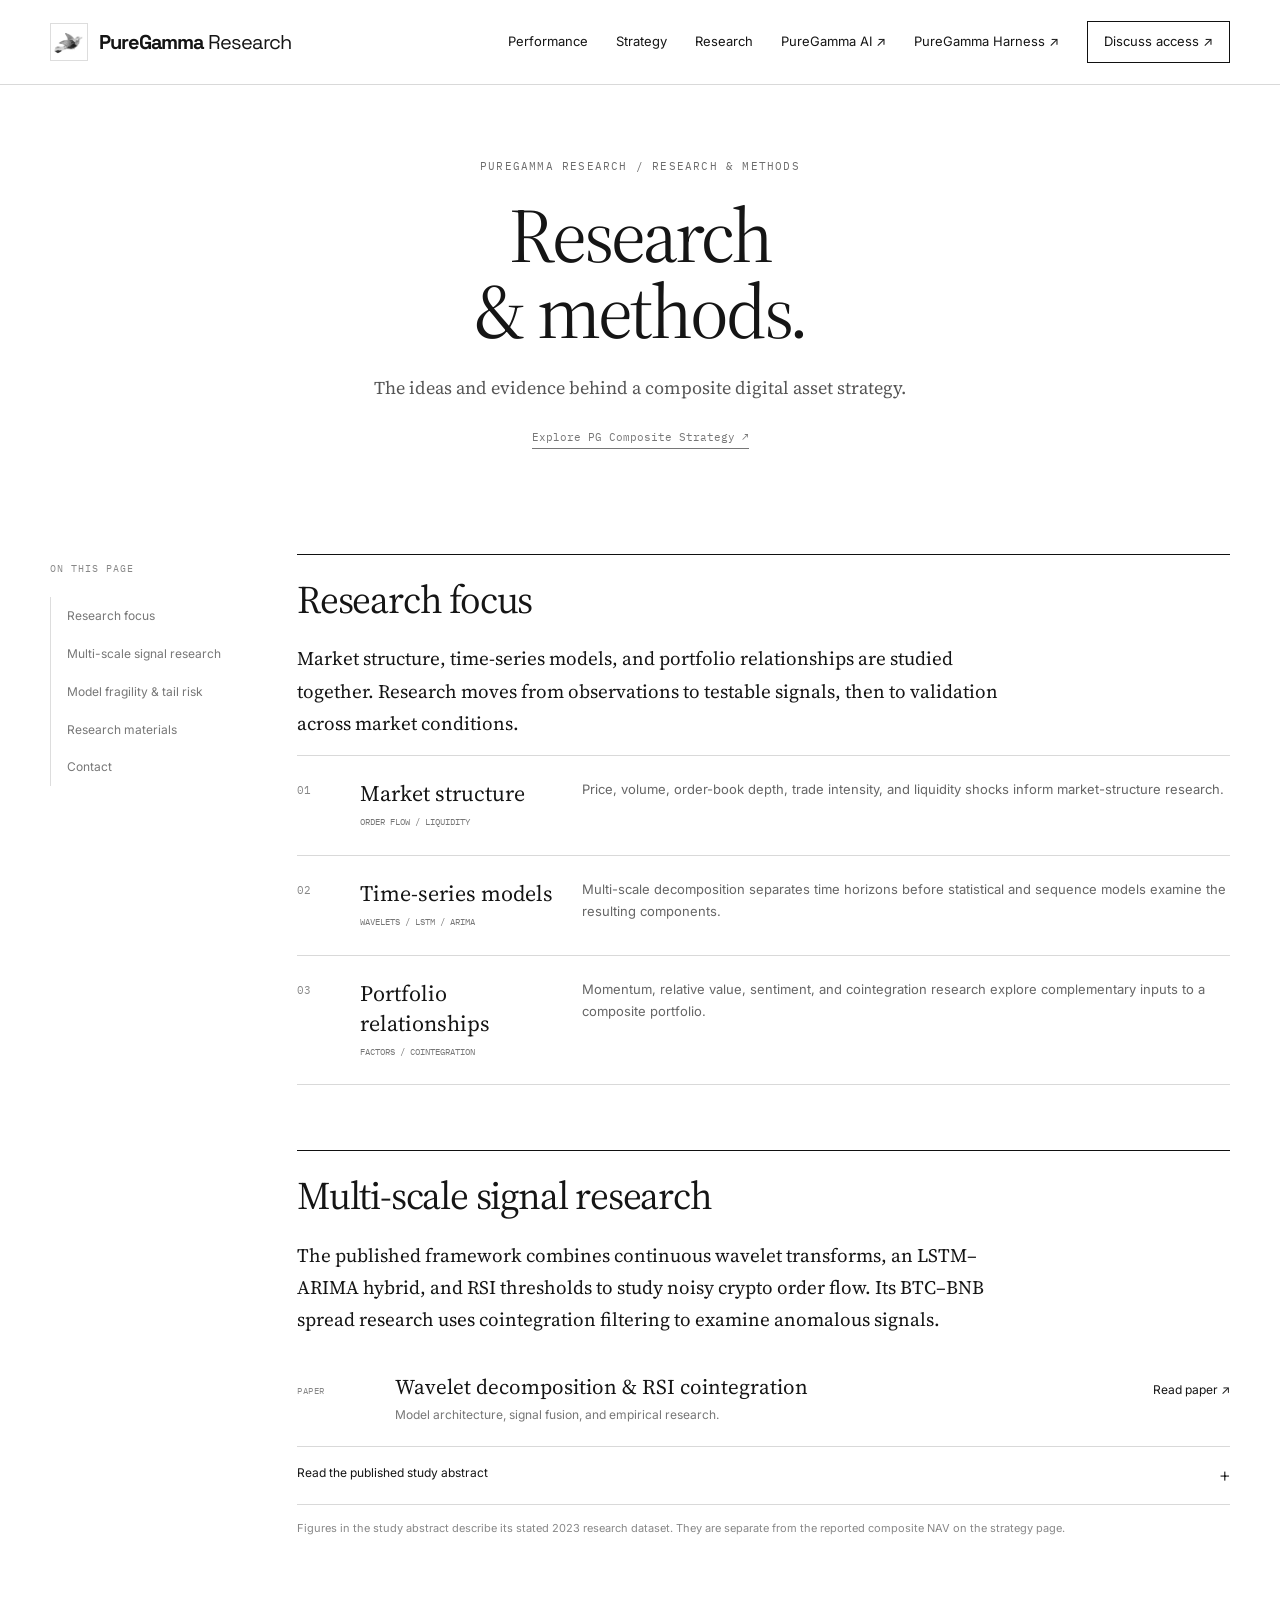
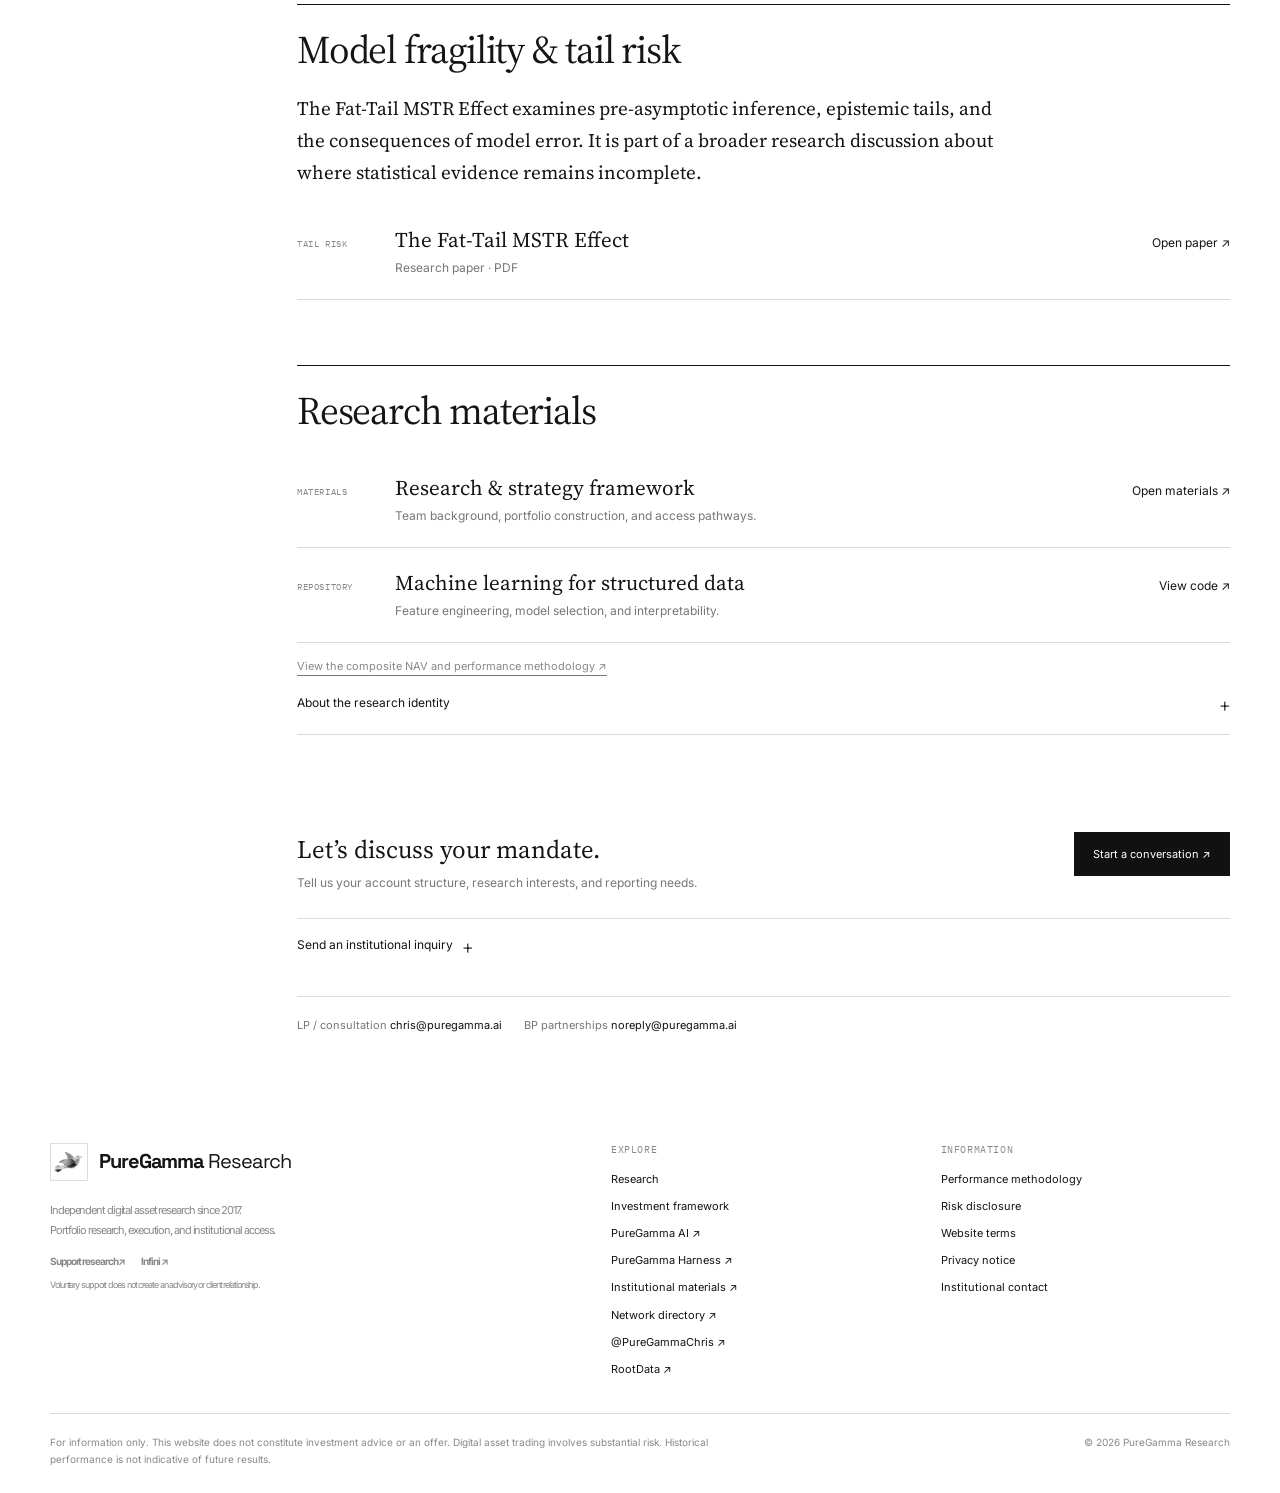
<file: research.html>
<!DOCTYPE html>
<html lang="en">
<head>
  <meta charset="UTF-8" />
  <meta name="viewport" content="width=device-width, initial-scale=1" />
  <title>Research & methods | PureGamma Research</title>
  <meta name="description" content="The ideas and evidence behind a composite digital asset strategy." />
  <link rel="canonical" href="https://puregamma.ai/research.html" />
  <meta property="og:type" content="website" />
  <meta property="og:site_name" content="PureGamma Research" />
  <meta property="og:title" content="Research & methods | PureGamma Research" />
  <meta property="og:description" content="Verifiable digital asset research, disciplined risk control, and institutional-grade strategy access." />
  <meta property="og:url" content="https://puregamma.ai/research.html" />
  <meta property="og:image" content="https://puregamma.ai/icon-512.png" />
  <meta name="twitter:card" content="summary" />
  <meta name="twitter:title" content="Research & methods | PureGamma Research" />
  <meta name="twitter:description" content="Institutional digital asset research and risk-governed strategy frameworks." />
  <meta name="twitter:image" content="https://puregamma.ai/icon-512.png" />
  <link rel="shortcut icon" href="/favicon.ico" />
  <link rel="icon" type="image/x-icon" href="/favicon.ico" sizes="any" />
  <link rel="icon" type="image/png" sizes="48x48" href="/favicon-48x48.png" />
  <link rel="icon" type="image/png" sizes="96x96" href="/favicon-96x96.png" />
  <link rel="icon" type="image/png" sizes="192x192" href="/icon-192.png" />
  <link rel="apple-touch-icon" sizes="180x180" href="/apple-touch-icon.png" />
  <link rel="manifest" href="/site.webmanifest" />
  <meta name="theme-color" content="#0a0a0a" />
  <link rel="preconnect" href="https://fonts.googleapis.com" />
  <link rel="preconnect" href="https://fonts.gstatic.com" crossorigin />
  <link href="https://fonts.googleapis.com/css2?family=IBM+Plex+Mono:wght@400;500;600&family=Inter:wght@400;500;600;700&family=Source+Serif+4:wght@400;500;600;700&family=Space+Grotesk:wght@400;500;600;700&display=swap" rel="stylesheet" />
  <link rel="stylesheet" href="pg-release-20261009.css?v=20261024brand2" />
  <script type="application/ld+json">
    {
      "@context": "https://schema.org",
      "@type": "Organization",
      "name": "PureGamma Research",
      "url": "https://puregamma.ai/",
      "logo": "https://puregamma.ai/icon-512.png"
    }
  </script>
</head>
<body class="release"><a class="skip-link" href="#main-content">Skip to content</a><header class="release-header"><div class="wrap header-inner">
 <a class="wordmark" href="/" aria-label="PureGamma Research home"><span class="brand-icon"><img src="assets/partners/pglogo.png" alt="" width="34" height="34" /></span><span class="brand-name">PureGamma <span class="brand-secondary">Research</span></span></a>
 <button class="menu-button" type="button" aria-expanded="false" aria-controls="release-navigation" aria-label="Open navigation">☰</button>
 <nav class="header-links" id="release-navigation" aria-label="Primary navigation"><a href="index.html#performance">Performance</a><a href="index.html#strategy">Strategy</a><a href="index.html#insights">Research</a><a href="https://app.puregamma.ai/en">PureGamma AI ↗</a><a href="https://puregamma.ai/harness/">PureGamma Harness ↗</a><a class="nav-contact" href="index.html#access">Discuss access ↗</a></nav>
</div></header><main id="main-content"><section class="launch-hero secondary-hero"><div class="wrap"><p class="eyebrow">PureGamma Research / Research & methods</p><h1>Research<br />&amp; methods.</h1><p class="hero-description">The ideas and evidence behind a composite digital asset strategy.</p><div class="hero-bottom" style="margin-top:25px"><a class="text-link" href="index.html">Explore PG Composite Strategy ↗</a></div></div></section><div class="wrap article-layout"><aside class="page-index"><p>On this page</p><a href="#focus">Research focus</a><a href="#abstract">Multi-scale signal research</a><a href="#tail-risk">Model fragility &amp; tail risk</a><a href="#docsend">Research materials</a><a href="#contact">Contact</a></aside><div class="article-body"><section class="article-section" id="focus"><div class="section-head"><h2>Research focus</h2></div><p class="lead">Market structure, time-series models, and portfolio relationships are studied together. Research moves from observations to testable signals, then to validation across market conditions.</p><div class="strategy-list"><article class="strategy-row"><span class="num">01</span><div><h3>Market structure</h3><small>ORDER FLOW / LIQUIDITY</small></div><p>Price, volume, order-book depth, trade intensity, and liquidity shocks inform market-structure research.</p></article><article class="strategy-row"><span class="num">02</span><div><h3>Time-series models</h3><small>WAVELETS / LSTM / ARIMA</small></div><p>Multi-scale decomposition separates time horizons before statistical and sequence models examine the resulting components.</p></article><article class="strategy-row"><span class="num">03</span><div><h3>Portfolio relationships</h3><small>FACTORS / COINTEGRATION</small></div><p>Momentum, relative value, sentiment, and cointegration research explore complementary inputs to a composite portfolio.</p></article></div></section><section class="article-section" id="abstract"><div class="section-head"><h2>Multi-scale signal research</h2></div><p class="lead">The published framework combines continuous wavelet transforms, an LSTM–ARIMA hybrid, and RSI thresholds to study noisy crypto order flow. Its BTC–BNB spread research uses cointegration filtering to examine anomalous signals.</p><div class="resource-item"><span class="resource-type">Paper</span><div><h3>Wavelet decomposition &amp; RSI cointegration</h3><p>Model architecture, signal fusion, and empirical research.</p></div><a class="resource-link" href="https://github.com/xxxxxwater/bnb-btc_strastegy/blob/main/Multi_Scale_Wavelet_Decomposition_and_RSI_Cointegration_Fusion_Framework%E2%80%A6.pdf" target="_blank" rel="noopener">Read paper ↗</a></div><details><summary>Read the published study abstract</summary><div class="details-copy"><p>To address the non-stationarity and high-noise characteristics of order flow in highly liquid cryptocurrency assets (BTC/USDT), this study proposes a multi-scale signal generation framework integrating Continuous Wavelet Transform (CWT), an LSTM–ARIMA hybrid model, and Relative Strength Index (RSI). By decomposing 2–7 days of historical order-flow data (price, volume, order-book depth) using CWT, mid-to-short-term components (1h–6h) are extracted to suppress high-frequency noise, while low-frequency components (&gt;6h) are input into an ARIMA model to analyze mean reversion and seasonal fluctuations. High-frequency components (&lt;1h) are processed by an LSTM network to capture nonlinear dynamics such as market sentiment shifts and liquidity pulses. The RSI indicator optimizes signal trigger thresholds, and cointegration error filtering (BTC–BNB spread portfolio) eliminates anomalous signals. Empirical analysis on 2023 BTC/USDT high-frequency data from Binance shows a Sharpe ratio of 3.72 (26.4% improvement over the standalone LSTM model), maximum drawdown of 1.9%, and a win rate of 58.7%, validating the model’s effectiveness in noise reduction, dynamic response, and risk control.</p><p><strong>Model Architecture and Empirical Analysis</strong> Multi-scale decomposition uses the Morlet wavelet basis to isolate high-frequency noise (&lt;1h), mid-term trends (1h–6h), and long-term cycles (&gt;6h). Low-frequency components are modeled by ARIMA for linear statistical patterns, while high-frequency components are fed into an LSTM network to capture nonlinear dynamics such as liquidity pulses and whale-address anomalies.</p><p><strong>Signal Fusion and Optimization</strong> A dynamic weighting mechanism integrates LSTM (nonlinear responses) and ARIMA (steady-state trends), augmented by a 14-period RSI to filter overbought/oversold signals and reduce false trading frequency. Cointegration filtering constructs a BTC–BNB spread portfolio, leveraging the Johansen test to establish long-term equilibrium relationships and dynamically discard signals deviating from the cointegration space.</p></div></details><p class="method-note">Figures in the study abstract describe its stated 2023 research dataset. They are separate from the reported composite NAV on the strategy page.</p></section><section class="article-section" id="tail-risk"><div class="section-head"><h2>Model fragility &amp; tail risk</h2></div><p class="lead">The Fat-Tail MSTR Effect examines pre-asymptotic inference, epistemic tails, and the consequences of model error. It is part of a broader research discussion about where statistical evidence remains incomplete.</p><div class="resource-item"><span class="resource-type">Tail risk</span><div><h3>The Fat-Tail MSTR Effect</h3><p>Research paper · PDF</p></div><a class="resource-link" href="assets/research/mstr-fat-tail-effect-deep.pdf" target="_blank" rel="noopener">Open paper ↗</a></div></section><section class="article-section" id="docsend"><div class="section-head"><h2>Research materials</h2></div><div class="resource-item"><span class="resource-type">Materials</span><div><h3>Research &amp; strategy framework</h3><p>Team background, portfolio construction, and access pathways.</p></div><a class="resource-link" href="https://docsend.com/v/94csc/cn" target="_blank" rel="noopener">Open materials ↗</a></div><div class="resource-item"><span class="resource-type">Repository</span><div><h3>Machine learning for structured data</h3><p>Feature engineering, model selection, and interpretability.</p></div><a class="resource-link" href="https://github.com/xxxxxwater/Machine_Learning_For_Structured_Data" target="_blank" rel="noopener">View code ↗</a></div><p class="method-note"><a class="text-link" href="index.html#performance">View the composite NAV and performance methodology ↗</a></p><details id="nautilus"><summary>About the research identity</summary><div class="details-copy">The nautilus shell’s modular chambers and logarithmic growth inform the visual identity of PureGamma’s research systems.</div></details></section><section class="article-section" id="access"><div class="contact-intro" id="contact"><div><h3>Let’s discuss your mandate.</h3><p>Tell us your account structure, research interests, and reporting needs.</p></div><button class="contact-toggle" type="button">Start a conversation ↗</button></div><details class="contact-details" id="contact-details"><summary>Send an institutional inquiry</summary><form id="contact-form" class="contact-form" action="contact.php" method="post" novalidate>
            <!-- Honeypot: bots fill this, humans don't see it -->
            <div style="display:none" aria-hidden="true">
              <input type="text" name="website" tabindex="-1" autocomplete="off" />
            </div>
            <div class="form-row">
              <div>
                <label for="cf-name">Name *</label>
                <input id="cf-name" name="name" type="text" required minlength="2" maxlength="80" autocomplete="name" placeholder="Your name" aria-describedby="cf-name-error" />
                <p class="field-error" id="cf-name-error" data-error-for="name"></p>
              </div>
              <div>
                <label for="cf-email">Email *</label>
                <input id="cf-email" name="email" type="email" required maxlength="120" autocomplete="email" inputmode="email" placeholder="you@example.com" aria-describedby="cf-email-error" />
                <p class="field-error" id="cf-email-error" data-error-for="email"></p>
              </div>
            </div>
            <div class="form-row">
              <div>
                <label for="cf-company">Company / Organization *</label>
                <input id="cf-company" name="company" type="text" required minlength="2" maxlength="120" autocomplete="organization" placeholder="Your company or organization" aria-describedby="cf-company-error" />
                <p class="field-error" id="cf-company-error" data-error-for="company"></p>
              </div>
              <div>
                <label for="cf-role">Role / Title *</label>
                <input id="cf-role" name="role" type="text" required minlength="2" maxlength="80" autocomplete="organization-title" placeholder="Your role or title" aria-describedby="cf-role-error" />
                <p class="field-error" id="cf-role-error" data-error-for="role"></p>
              </div>
            </div>
            <div>
              <label for="cf-message">Message *</label>
              <textarea id="cf-message" name="message" required minlength="20" maxlength="2000" placeholder="Tell us your preferred access route, reporting needs, and research questions." aria-describedby="cf-message-error"></textarea>
              <p class="field-error" id="cf-message-error" data-error-for="message"></p>
            </div>
            <div>
              <button type="submit" class="button primary">Send Message</button>
            </div>
            <div id="form-status" class="form-status" role="alert"></div>
            <p class="form-legal">By sending this form, you acknowledge our <a href="legal.html#privacy">Privacy Notice</a> and <a href="legal.html#terms">Website Terms</a>.</p>
          </form></details><div class="contact-emails"><span>LP / consultation <a href="mailto:chris@puregamma.ai">chris@puregamma.ai</a></span><span>BP partnerships <a href="mailto:noreply@puregamma.ai">noreply@puregamma.ai</a></span></div>
   </section></div></div></main><footer class="release-footer"><div class="wrap"><div class="footer-top"><div class="footer-brand"><div class="footer-wordmark"><span class="brand-icon"><img src="assets/partners/pglogo.png" alt="" width="34" height="34" /></span><span class="brand-name">PureGamma <span class="brand-secondary">Research</span></span></div><p>Independent digital asset research since 2017.<br />Portfolio research, execution, and institutional access.</p><div class="research-support" id="support"><a href="https://buy.stripe.com/4gM6oHdH6anz6NGfj9cbC05" target="_blank" rel="noopener">Support research ↗</a><a href="https://checkout.infini.money/paymentlinks-redirect/pl/meGq2vdX" target="_blank" rel="noopener">Infini ↗</a></div><p style="font-size:9px">Voluntary support does not create an advisory or client relationship.</p></div><div class="footer-links"><strong>Explore</strong><a href="research.html">Research</a><a href="framework.html">Investment framework</a><a href="https://app.puregamma.ai/en">PureGamma AI ↗</a><a href="https://puregamma.ai/harness/">PureGamma Harness ↗</a><a href="https://docsend.com/v/94csc/cn" target="_blank" rel="noopener">Institutional materials ↗</a><a href="https://linktr.ee/pgchris" target="_blank" rel="noopener">Network directory ↗</a><a href="https://x.com/PureGammaChris" target="_blank" rel="noopener">@PureGammaChris ↗</a><a href="https://www.rootdata.com/investors/detail/PG%20Trading?k=MTI3NDk%3D" target="_blank" rel="noopener">RootData ↗</a></div><div class="footer-links"><strong>Information</strong><a href="index.html#risk">Performance methodology</a><a href="legal.html#risk">Risk disclosure</a><a href="legal.html#terms">Website terms</a><a href="legal.html#privacy">Privacy notice</a><a href="index.html#contact">Institutional contact</a></div></div><div class="footer-bottom"><p>For information only. This website does not constitute investment advice or an offer. Digital asset trading involves substantial risk. Historical performance is not indicative of future results.</p><span>© 2026 PureGamma Research</span></div></div></footer><script src="pg-release-20261009.js?v=20261009r1" defer></script></body></html>
</file>
<file: pg-release-20261009.css>
:root{--ink:#151515;--muted:#6d6d6d;--line:#d9d9d9;--paper:#fff;--soft:#f5f5f5;--serif:'Source Serif 4',Georgia,serif;--sans:Inter,Arial,sans-serif;--mono:'IBM Plex Mono',monospace;--color-verify:#222;--color-risk:#777;--color-data:#999;--color-model:#333;--color-model-deep:#111;--color-verify-bright:#666}
*{box-sizing:border-box}html{scroll-behavior:smooth;scroll-padding-top:100px}body.release{margin:0;color:var(--ink);background:var(--paper);font-family:var(--sans);font-size:15px;line-height:1.65;-webkit-font-smoothing:antialiased}.release a{color:inherit;text-decoration:none}.release a:hover{text-decoration:underline;text-underline-offset:5px}.release button,.release input,.release textarea{font:inherit}.release button{cursor:pointer}.release button:disabled{cursor:wait}.release :focus-visible{outline:2px solid #111;outline-offset:5px}.release .skip-link{position:fixed;top:-80px;left:16px;background:#111;color:#fff;padding:12px;z-index:100}.release .skip-link:focus{top:12px}.release .wrap{width:min(1180px,calc(100% - 96px));margin-inline:auto}
.release .release-header{position:sticky;top:0;z-index:30;background:#ffffffee;backdrop-filter:blur(12px);border-bottom:1px solid var(--line)}.release .header-inner{display:flex;align-items:center;justify-content:space-between;height:84px;gap:36px}.release .wordmark{display:flex;align-items:center;gap:12px;font-family:var(--serif);font-weight:600;font-size:23px;letter-spacing:-.6px;white-space:nowrap}.release .wordmark img{width:34px;height:34px;object-fit:cover;filter:grayscale(1)}.release .header-links{display:flex;align-items:center;gap:28px;font-size:13px}.release .header-links .nav-contact{border:1px solid #111;padding:9px 16px}.release .menu-button{display:none;border:0;background:none;font-size:24px;width:40px;height:40px}
.release .launch-hero{position:relative;padding:84px 0 52px;overflow:hidden;text-align:center}.release .eyebrow{font-family:var(--mono);font-size:11px;letter-spacing:1.2px;text-transform:uppercase;color:var(--muted);margin:0 0 22px}.release h1{font:400 clamp(64px,7.5vw,104px)/.99 var(--serif);letter-spacing:-5px;margin:0 auto 25px;max-width:990px}.release .hero-description{font:400 20px/1.6 var(--serif);max-width:610px;margin:0 auto;color:#555}.release .hero-graphic{height:96px;max-width:1100px;margin:14px auto 0}.release .hero-graphic svg{width:100%;height:100%;overflow:visible}.release .hero-index{display:grid;grid-template-columns:repeat(4,1fr);max-width:790px;gap:22px;margin:7px auto 32px;text-align:left}.release .hero-index a{display:flex;align-items:center;gap:12px;border-top:1px solid #aaa;padding-top:10px;font-family:var(--serif);font-size:17px}.release .hero-index span{font-family:var(--mono);font-size:10px;color:#777}.release .hero-bottom{display:flex;align-items:center;justify-content:center;gap:22px;font-size:11px;font-family:var(--mono);color:#777}.release .text-link{border-bottom:1px solid #777;padding-bottom:2px}.release .hero-bottom b{font-weight:400;color:#111}.release .hero-mark{margin-top:36px;display:flex;gap:24px;align-items:center;justify-content:center;color:#777;font:10px var(--mono);letter-spacing:1px}.release .hero-mark span+span:before{content:'·';margin-right:24px}
.release .edition-line{border-block:1px solid var(--line);padding:15px 0}.release .edition-line .wrap{display:flex;justify-content:space-between;gap:20px;font:11px var(--mono);color:#666}.release .edition-line b{font-weight:500;color:#222}.release .article-layout{display:grid;grid-template-columns:175px minmax(0,1fr);gap:72px;padding-top:60px}.release .page-index{position:sticky;top:120px;align-self:start;padding-top:8px}.release .page-index p{font:10px var(--mono);text-transform:uppercase;letter-spacing:1px;color:#888;margin:0 0 22px}.release .page-index a{display:block;font-size:12px;color:#777;padding:9px 0;border-left:1px solid #ddd;padding-left:16px}.release .page-index a[aria-current=true]{color:#111;border-left:2px solid #111;font-weight:500}.release .article-body{min-width:0}.release .article-section{padding:0 0 65px;scroll-margin-top:112px}.release .section-head{display:flex;align-items:baseline;justify-content:space-between;gap:16px;margin-bottom:20px;border-top:1px solid #111;padding-top:22px}.release .section-head h2{font:400 39px/1.16 var(--serif);letter-spacing:-1.2px;margin:0}.release .section-number{font:11px var(--mono);color:#888}.release .section-subtitle{margin:0 0 25px;color:#777;font-size:13px}.release .intro-heading{font:400 33px/1.3 var(--serif);letter-spacing:-.8px;margin:0 0 21px}.release .lead{font:400 19px/1.7 var(--serif);margin:0 0 16px;max-width:720px}.release .intro-facts{display:flex;flex-wrap:wrap;gap:15px;margin-top:27px;padding-top:19px;border-top:1px solid var(--line);font:11px var(--mono);color:#777}.release .intro-facts span+span:before{content:'/';margin-right:15px;color:#aaa}
.release .metrics{display:grid;grid-template-columns:repeat(4,1fr);margin:28px 0 26px;gap:16px}.release .metric-label{display:block;color:#777;font-size:11px;margin-bottom:8px}.release .metric-value{font:400 32px/1.2 var(--serif);letter-spacing:-1px}.release .metric-note{display:block;font:10px var(--mono);color:#888;margin-top:7px}.release .performance-figure{margin:0 0 28px;border:1px solid var(--line);padding:20px 22px 16px}.release .figure-toolbar{display:flex;align-items:center;justify-content:space-between;gap:15px}.release .chart-tabs{display:flex;gap:6px}.release .chart-tabs button{background:none;border:0;color:#777;padding:7px 11px;font-size:11px;line-height:1.3}.release .chart-tabs button[aria-selected=true]{background:#111;color:white}.release .chart-period{font:10px var(--mono);color:#777}.release .chart-plot{position:relative;margin-top:16px;aspect-ratio:2.25;min-height:220px}.release .chart-plot svg{display:block;width:100%;height:100%;overflow:visible}.release .chart-tooltip{position:absolute;pointer-events:none;background:#111;color:#fff;padding:9px 12px;font:11px/1.6 var(--mono);opacity:0;transition:opacity .1s;z-index:1;white-space:nowrap}.release .chart-tooltip.visible{opacity:1}.release .chart-bottom{display:flex;justify-content:space-between;gap:12px;font:10px var(--mono);color:#777;margin-top:4px}.release figcaption{font-size:10px;line-height:1.7;color:#888;margin-top:14px}.release .figure-title{font:400 20px var(--serif);margin:28px 0 15px}.release .table-wrap{overflow-x:auto}.release table{border-collapse:collapse;width:100%;font-size:12px;font-variant-numeric:tabular-nums}.release caption{text-align:left;font:400 20px var(--serif);padding:0 0 15px}.release th{font-weight:500;color:#777;text-align:right;border-bottom:1px solid #999;padding:12px 10px;white-space:nowrap}.release td{padding:13px 10px;border-bottom:1px solid #e3e3e3;text-align:right;white-space:nowrap}.release th:first-child,.release td:first-child{text-align:left;padding-left:0}.release .annual-table tr:last-child{background:#f5f5f5}.release .annual-table tr:last-child td:first-child{padding-left:10px}.release .annual-table small{font:9px var(--mono);color:#777;margin-left:7px}.release .method-note{font-size:11px;line-height:1.8;color:#888;margin:14px 0 0}.release .monthly-table{font-size:10px;min-width:750px}.release .monthly-table th{font:10px var(--mono);padding:9px 5px}.release .monthly-table td{padding:12px 5px;border:2px solid white}.release .monthly-table td:first-child{font:11px var(--mono);color:#555;background:white}.release .monthly-table .positive{background:#ededed;color:#222}.release .monthly-table .negative{background:#555;color:#fff}.release .monthly-table .missing{color:#aaa;background:#fafafa}.release .monthly-legend{display:flex;gap:17px;font-size:10px;color:#777;margin-top:10px}.release .monthly-legend span:before{content:'';display:inline-block;width:10px;height:10px;vertical-align:-1px;margin-right:6px;background:#ededed}.release .monthly-legend span:nth-child(2):before{background:#555}
.release .architecture-map{background:#f6f6f6;padding:24px 26px;margin:26px 0;display:grid;grid-template-columns:1fr auto 1fr auto 1fr;align-items:center;gap:15px}.release .architecture-map small{display:block;font:9px var(--mono);letter-spacing:.8px;color:#888;margin-bottom:9px}.release .architecture-map strong{display:block;font:400 20px var(--serif)}.release .architecture-map p{font-size:10px;color:#777;margin:6px 0 0}.release .architecture-map .flow-arrow{font:24px var(--serif);color:#999}.release .strategy-list{border-top:1px solid var(--line)}.release .strategy-row{display:grid;grid-template-columns:46px 205px minmax(0,1fr);gap:17px;padding:22px 0;border-bottom:1px solid var(--line)}.release .strategy-row .num{font:11px var(--mono);color:#888;padding-top:5px}.release .strategy-row h3{font:400 22px var(--serif);margin:0}.release .strategy-row small{font:9px var(--mono);color:#777}.release .strategy-row p{font-size:13px;color:#666;line-height:1.7;margin:0}.release .strategy-note{border-left:2px solid #111;padding-left:17px;font-size:12px;color:#777;margin:25px 0 0}.release .risk-lead{font:400 24px/1.4 var(--serif);margin:0 0 25px}.release .risk-list{display:grid;grid-template-columns:repeat(2,1fr);gap:26px 35px}.release .risk-list h3{font:500 13px var(--sans);margin:0 0 7px}.release .risk-list p{font-size:12px;color:#777;margin:0}.release details{border-bottom:1px solid var(--line)}.release summary{list-style:none;cursor:pointer;display:flex;justify-content:space-between;gap:20px;padding:16px 0;font-size:12px}.release summary::-webkit-details-marker{display:none}.release summary:after{content:'+';font:18px var(--serif)}.release details[open] summary:after{content:'−'}.release .details-copy{font-size:12px;color:#777;padding:0 0 18px;max-width:730px}.release .details-copy p{margin:0 0 9px}.release .methodology{margin-top:29px;border-top:1px solid var(--line)}.release .resource-item{display:grid;grid-template-columns:80px 1fr auto;gap:18px;align-items:baseline;border-bottom:1px solid var(--line);padding:21px 0}.release .resource-type{font:9px var(--mono);text-transform:uppercase;letter-spacing:.6px;color:#888}.release .resource-item h3{font:400 21px/1.3 var(--serif);margin:0}.release .resource-item p{font-size:12px;color:#777;margin:5px 0 0}.release .resource-link{font-size:12px;white-space:nowrap}.release .paper-embed{width:100%;height:550px;border:1px solid #ddd}.release .pdf-details summary{font-family:var(--mono);font-size:10px}.release .research-foot{display:flex;justify-content:space-between;gap:18px;align-items:center;margin-top:22px;font-size:11px;color:#777}.release .access-table td,.release .access-table th{text-align:left;white-space:normal;vertical-align:top}.release .access-table td{color:#777}.release .access-table td:first-child{font-weight:500;color:#222;width:24%}.release .access-table td:nth-child(2){width:44%}.release .access-table a{border-bottom:1px solid #aaa;color:#111;font-size:11px;white-space:nowrap}
.release .contact-intro{display:flex;justify-content:space-between;gap:35px;margin-top:32px}.release .contact-intro h3{font:400 25px var(--serif);margin:0 0 7px}.release .contact-intro p{font-size:12px;color:#777;max-width:400px;margin:0}.release .contact-toggle{font-size:11px;align-self:start;border:1px solid #111;background:#111;color:#fff;padding:12px 18px;white-space:nowrap}.release .contact-details{border:0;margin-top:25px}.release .contact-details summary{justify-content:flex-start;gap:10px;font-size:12px;border-top:1px solid #ddd}.release .contact-form{display:grid;gap:15px;background:#f7f7f7;padding:26px;margin:0}.release .form-row{display:grid;grid-template-columns:1fr 1fr;gap:18px}.release label{display:block;font-size:11px;margin-bottom:6px}.release input,.release textarea{border:1px solid #ccc;background:#fff;width:100%;padding:10px;color:#111;font-size:13px;border-radius:0}.release textarea{min-height:120px;resize:vertical}.release .button{border:1px solid #111;padding:11px 20px;display:inline-block;font-size:12px;background:#111;color:white}.release .field-error{color:#555;font-size:10px;margin:3px 0;min-height:0}.release [aria-invalid=true]{border-color:#111}.release .form-legal{font-size:10px;color:#777;margin:0}.release .form-legal a{text-decoration:underline}.release .form-status{font-size:12px}.release .contact-emails{display:flex;flex-wrap:wrap;gap:22px;padding-top:19px;margin-top:20px;border-top:1px solid #ddd;font-size:11px;color:#777}.release .contact-emails a{color:#111}.release .closing-band{background:#151515;color:white;padding:52px 0;margin-top:5px}.release .closing-inner{display:flex;align-items:center;justify-content:space-between;gap:28px}.release .closing-band h2{font:400 38px/1.3 var(--serif);letter-spacing:-1px;margin:0}.release .closing-band p{font-size:12px;color:#aaa;margin:10px 0 0}.release .closing-band a{font-size:12px;white-space:nowrap;border-bottom:1px solid #999;padding-bottom:5px}.release .release-footer{padding:44px 0 26px}.release .footer-top{display:grid;grid-template-columns:1.8fr 1fr 1fr;gap:40px}.release .footer-brand{font:400 22px var(--serif);letter-spacing:-.4px}.release .footer-brand p{font:11px var(--sans);color:#888;max-width:320px;line-height:1.8}.release .footer-links{display:grid;align-content:start;gap:9px;font-size:11px}.release .footer-links strong{font:10px var(--mono);letter-spacing:.6px;text-transform:uppercase;color:#888;font-weight:400;margin-bottom:5px}.release .footer-bottom{margin-top:35px;border-top:1px solid var(--line);padding-top:20px;display:flex;align-items:start;justify-content:space-between;gap:30px;font-size:10px;color:#888}.release .footer-bottom p{margin:0;max-width:680px}.release .research-support{display:flex;gap:16px;margin-top:16px;font-size:10px;color:#888}
/* Keep existing research and legal pages in the same monochrome family. */
body.legacy-release{--color-verify:#222;--color-risk:#777;--color-data:#777;--color-model:#444;--color-model-deep:#111;--color-verify-bright:#777;background:#fff}body.legacy-release .top-bar{display:none}body.legacy-release .site-header{background:#fff}body.legacy-release .brand-logo{filter:grayscale(1)}body.legacy-release .hero{background:#fff;padding-block:72px}body.legacy-release .hero canvas{display:none}body.legacy-release .hero h1{font-size:clamp(40px,5vw,70px);line-height:1.08}body.legacy-release .hero-card{background:#f5f5f5;filter:grayscale(1);box-shadow:none}body.legacy-release .card{box-shadow:none;border-radius:0}body.legacy-release .button{border-radius:0}body.legacy-release .section{padding-block:48px}body.legacy-release .section-muted{background:#f7f7f7}body.legacy-release .section-title h2{font-weight:400}body.legacy-release footer{background:#f6f6f6}body.legacy-release .button.primary{background:#111;border-color:#111;color:white}body.legacy-release .badge,body.legacy-release .status-tag{background:#f4f4f4;color:#555;border-color:#ddd}body.legacy-release .hero-card svg{filter:grayscale(1)}
@media(min-width:1500px){.release .wrap{width:min(1250px,calc(100% - 120px))}.release .article-layout{gap:95px}.release .launch-hero{padding-top:105px}}
@media(max-width:1000px){.release .wrap{width:calc(100% - 64px)}.release .article-layout{grid-template-columns:145px minmax(0,1fr);gap:35px}.release .header-links{gap:18px}.release .metrics{gap:10px}.release .metric-value{font-size:28px}.release .strategy-row{grid-template-columns:30px 160px minmax(0,1fr)}.release .architecture-map{gap:10px;padding:20px}.release .architecture-map strong{font-size:17px}.release h1{letter-spacing:-3px}}
@media(max-width:760px){html{scroll-padding-top:85px}.release .wrap{width:calc(100% - 40px)}.release .header-inner{height:69px;gap:10px}.release .wordmark{font-size:20px;gap:9px}.release .wordmark img{width:28px;height:28px}.release .menu-button{display:block}.release .header-links{display:none;position:absolute;left:0;right:0;top:69px;background:#fff;padding:20px;flex-direction:column;align-items:stretch;border-bottom:1px solid #ddd;gap:16px}.release .header-links.open{display:flex}.release .header-links .nav-contact{align-self:start}.release .launch-hero{padding:55px 0 35px}.release h1{font-size:clamp(51px,10.5vw,77px);letter-spacing:-2.6px;line-height:1.06}.release .hero-description{font-size:17px;max-width:430px}.release .eyebrow{font-size:9px;letter-spacing:.9px;margin-bottom:19px}.release .hero-graphic{height:72px;margin-top:9px}.release .hero-index{grid-template-columns:repeat(2,1fr);gap:16px 20px;margin:6px auto 25px;max-width:440px}.release .hero-index a{font-size:15px;gap:10px}.release .hero-bottom{font-size:9px;gap:15px;flex-wrap:wrap}.release .hero-mark{font-size:8px;gap:13px;margin-top:26px;letter-spacing:.4px}.release .hero-mark span+span:before{margin-right:13px}.release .edition-line{padding:12px 0}.release .edition-line .wrap{font-size:9px;gap:9px;flex-wrap:wrap}.release .article-layout{display:block;padding-top:33px}.release .page-index{display:none}.release .article-section{padding-bottom:43px;scroll-margin-top:86px}.release .intro-heading{font-size:28px}.release .lead{font-size:17px;line-height:1.7}.release .intro-facts{font-size:9px;gap:10px}.release .intro-facts span+span:before{margin-right:10px}.release .section-head{padding-top:17px;margin-bottom:15px}.release .section-head h2{font-size:32px}.release .section-number{font-size:10px}.release .section-subtitle{font-size:12px;line-height:1.7;margin-bottom:17px}.release .metrics{grid-template-columns:repeat(2,1fr);gap:22px 15px;margin:22px 0}.release .metric-value{font-size:33px}.release .metric-label{font-size:10px;margin-bottom:5px}.release .metric-note{font-size:9px}.release .performance-figure{padding:15px 12px;margin-bottom:23px}.release .figure-toolbar{align-items:start;gap:8px;flex-direction:column}.release .chart-tabs button{font-size:10px;padding:7px 10px}.release .chart-period{font-size:9px}.release .chart-plot{min-height:205px;aspect-ratio:1.7;margin-top:10px}.release .chart-bottom{font-size:8px}.release figcaption{font-size:9px}.release table{font-size:11px}.release th,.release td{padding:11px 7px}.release .annual-table small{display:block;margin:2px 0 0;font-size:8px}.release .method-note{font-size:10px}.release .monthly-table{font-size:10px}.release .architecture-map{grid-template-columns:1fr;gap:12px;padding:20px}.release .architecture-map>div:not(.flow-arrow){display:grid;grid-template-columns:70px 1fr;align-items:baseline;gap:4px 8px}.release .architecture-map p{grid-column:2;margin:0}.release .architecture-map small{margin:0;font-size:8px}.release .architecture-map strong{font-size:20px}.release .architecture-map .flow-arrow{display:none}.release .strategy-row{grid-template-columns:26px 1fr;gap:5px 12px;padding:18px 0}.release .strategy-row p{grid-column:2;font-size:12px}.release .strategy-row h3{font-size:21px}.release .risk-lead{font-size:23px}.release .risk-list{gap:23px 20px}.release .risk-list p{font-size:11px}.release .risk-list h3{font-size:12px}.release .resource-item{grid-template-columns:1fr auto;gap:8px 13px;padding:17px 0}.release .resource-type{grid-column:1/-1;font-size:8px}.release .resource-item h3{font-size:19px}.release .resource-item p{font-size:11px}.release .resource-link{font-size:11px;align-self:start}.release .research-foot{align-items:start;font-size:10px}.release .access-table{font-size:11px}.release .access-table td:first-child{width:25%}.release .access-table td:nth-child(2){width:45%}.release .access-table a{font-size:10px;white-space:normal}.release .contact-intro{gap:20px}.release .contact-intro h3{font-size:23px}.release .contact-intro p{font-size:11px}.release .contact-toggle{padding:10px 13px;font-size:10px}.release .contact-form{padding:18px}.release .form-row{gap:15px;grid-template-columns:1fr}.release .contact-emails{font-size:10px;gap:10px 20px}.release .closing-band{padding:32px 0}.release .closing-inner{align-items:start;flex-direction:column;gap:18px}.release .closing-band h2{font-size:31px}.release .closing-band p{font-size:11px}.release .footer-top{grid-template-columns:1fr 1fr;gap:25px 20px}.release .footer-brand{grid-column:1/-1}.release .footer-brand p{margin-bottom:0}.release .footer-bottom{flex-direction:column;gap:15px;margin-top:28px}.release .release-footer{padding-top:30px}.release .paper-embed{height:400px}}
.release .article-section{scroll-margin-top:14px}.release .secondary-hero{padding:72px 0 45px}.release .secondary-hero h1{font-size:clamp(54px,6vw,85px);letter-spacing:-3px}.release .secondary-hero .hero-description{font-size:18px}.release .monthly-table{min-width:850px}.release .legal-section{border-top:1px solid #111;padding-top:22px}.release .legal-section h2{font:400 32px/1.3 var(--serif);letter-spacing:-.8px;margin:0 0 22px}.release .legal-section h3{font-size:13px;font-weight:500;margin:25px 0 10px}.release .legal-section p,.release .legal-section li{font-size:13px;line-height:1.8;color:#666}.release .legal-effective{font:10px var(--mono);color:#888;margin-bottom:12px}.release .legal-section a{border-bottom:1px solid #aaa}
@media(prefers-reduced-motion:reduce){html{scroll-behavior:auto}.release *{transition:none!important;animation:none!important}}
@media(min-width:761px) and (max-width:1180px){.release .header-inner{gap:15px}.release .menu-button{display:block}.release .header-links{display:none;position:absolute;left:0;right:0;top:84px;background:#fff;padding:20px max(32px,calc((100vw - 1120px)/2));flex-direction:column;align-items:stretch;border-bottom:1px solid #ddd;gap:16px}.release .header-links.open{display:flex}.release .header-links .nav-contact{align-self:start}}
/* Keep the two product destinations visible while the rest of the navigation collapses. */
@media(min-width:761px) and (max-width:1180px){
 .release .menu-button{order:3}
 .release .header-links{order:2;display:flex;position:static;flex-direction:row;align-items:center;gap:16px;padding:0;margin-left:auto;border:0;background:transparent}
 .release .header-links>a{display:none}
 .release .header-links>a:nth-child(4),.release .header-links>a:nth-child(5){display:inline-block;white-space:nowrap}
 .release .header-links.open{display:flex;position:absolute;top:84px;left:0;right:0;padding:20px max(32px,calc((100vw - 1120px)/2));flex-direction:column;align-items:stretch;gap:16px;border-bottom:1px solid #ddd;background:#fff}
 .release .header-links.open>a{display:block}
}
@media(max-width:760px){
 html{scroll-padding-top:120px}
 .release .header-inner{height:105px;display:grid;grid-template-columns:minmax(0,1fr) 40px;grid-template-rows:64px 41px;column-gap:8px}
 .release .wordmark{grid-column:1;grid-row:1}
 .release .menu-button{grid-column:2;grid-row:1;justify-self:end}
 .release .header-links{grid-column:1/-1;grid-row:2;display:flex;position:static;flex-direction:row;align-items:center;gap:18px;padding:0 0 8px;border:0;background:transparent}
 .release .header-links>a{display:none}
 .release .header-links>a:nth-child(4),.release .header-links>a:nth-child(5){display:inline-block;white-space:nowrap;font-size:12px}
 .release .header-links.open{display:flex;position:absolute;top:105px;left:0;right:0;padding:20px;flex-direction:column;align-items:stretch;gap:16px;border-bottom:1px solid #ddd;background:#fff}
 .release .header-links.open>a{display:block}
 .release .article-section{scroll-margin-top:120px}
}
@media(max-width:360px){.release .header-links{gap:12px}.release .header-links>a:nth-child(4),.release .header-links>a:nth-child(5){font-size:11px}}

/* Pair product destinations in the research and closing sections. */
.release .product-link-pair{display:flex;align-items:center;gap:22px;flex-wrap:wrap}
.release .research-foot .product-link-pair{justify-content:flex-end}
@media(max-width:760px){.release .research-foot{flex-direction:column;align-items:flex-start}.release .research-foot .product-link-pair{justify-content:flex-start;gap:12px 20px}}

/* Research wordmark aligned with the PureGamma Harness brand. */
.release .wordmark{gap:11px;font:700 20px/1 "Space Grotesk",Arial,sans-serif;letter-spacing:-.055em}
.release .brand-icon{display:inline-flex;align-items:center;justify-content:center;flex:0 0 38px;width:38px;height:38px;overflow:hidden;background:#fff;border:1px solid #ddd}
.release .brand-icon img{width:37px;height:37px;object-fit:cover;filter:grayscale(1) invert(1)}
.release .brand-name{font-family:"Space Grotesk",Arial,sans-serif;font-weight:700;letter-spacing:-.055em;white-space:nowrap}
.release .brand-secondary{font-size:1em;font-weight:400}
.release .footer-brand{font:700 20px/1.15 "Space Grotesk",Arial,sans-serif;letter-spacing:-.055em}
.release .footer-wordmark{display:flex;align-items:center;gap:11px;margin-bottom:20px}
.release .footer-brand .brand-name{display:block}
.release .research-support{font-family:var(--sans)}
@media(max-width:760px){.release .wordmark{font-size:18px;gap:9px}.release .brand-icon{width:32px;height:32px;flex-basis:32px}.release .brand-icon img{width:31px;height:31px}}
</file>
<file: harness/site.css>
:root{--ink:#111;--muted:#686868;--line:#dedede;--paper:#fff;--soft:#f5f5f3}
*{box-sizing:border-box}
html{scroll-behavior:smooth}
body{margin:0;background:var(--paper);color:var(--ink);font:15px/1.5 "DM Sans",Arial,sans-serif;-webkit-font-smoothing:antialiased}
a{color:inherit;text-decoration:none}
button{font:inherit}
a,button{outline-offset:4px}
::selection{background:#d9d9d9;color:#111}
.container{width:min(100% - 64px,1360px);margin:auto}
.skip{position:absolute;top:-70px;left:18px;background:#111;color:#fff;padding:10px 18px;z-index:100}.skip:focus{top:10px}
.topbar{position:sticky;top:0;z-index:50;background:#ffffffed;backdrop-filter:blur(15px);border-bottom:1px solid var(--line)}
.nav-inner{height:70px;display:flex;align-items:center;gap:36px}
.brand,.footer-brand{display:inline-flex;align-items:center;gap:11px;white-space:nowrap;font-family:"Space Grotesk",Arial,sans-serif;font-weight:700;font-size:19px;letter-spacing:-.055em}
.brand-secondary{font-weight:400;color:#777}
.logo-frame{display:inline-flex;width:38px;height:38px;align-items:center;justify-content:center;flex:0 0 38px;background:#fff;border:1px solid #ddd;overflow:hidden}
.logo-frame img{width:37px;height:37px;object-fit:cover;filter:grayscale(1) invert(1)}
.primary-nav{display:flex;gap:32px;margin:auto;align-items:center;font-size:12px;font-weight:600;color:#555}
.primary-nav a:hover,.footer a:hover{color:#111;text-decoration:underline;text-underline-offset:4px}
.nav-download{min-width:117px;display:flex;justify-content:space-between;gap:16px;align-items:center;background:#111;color:#fff;padding:10px 17px;border-radius:999px;font-size:12px;font-weight:700}
.nav-download:hover,.button-dark:hover{background:#383838}
.menu-toggle{display:none}
.hero{background:#fff}
.hero-grid{display:grid;grid-template-columns:.9fr 1.1fr;gap:46px;align-items:center;min-height:490px;padding-top:45px;padding-bottom:42px}
.hero-content{padding:15px 0 16px}
.eyebrow,.section-index,.visual-label,.release-note>span{font-size:10px;font-weight:700;letter-spacing:.12em}
.eyebrow{display:flex;align-items:center;gap:10px;white-space:nowrap;color:#555}
.eyebrow-dot,.version-dot{width:7px;height:7px;border-radius:50%;background:#111;display:inline-block;flex:0 0 7px}
.eyebrow-end{margin-left:auto;color:#aaa}
.hero h1{font:500 clamp(59px,5.2vw,84px)/.99 "Space Grotesk",Arial,sans-serif;letter-spacing:-.085em;margin:24px 0 24px;white-space:nowrap}
.hero h1 span{color:#8b8b8b}
.hero-copy{color:#606060;font-size:16px;line-height:1.65;max-width:455px;margin:0 0 29px}
.hero-downloads{display:flex;gap:10px;max-width:480px}
.button{min-height:48px;display:flex;flex:1;align-items:center;justify-content:space-between;gap:12px;padding:0 17px;border-radius:999px;font-size:12px;font-weight:700;transition:background .2s,transform .2s;white-space:nowrap}
.button:hover{transform:translateY(-2px)}
.button-dark{background:#111;color:#fff}
.button-light{background:#fff;color:#111;border:1px solid #a9a9a9}
.button-light:hover{background:#f1f1f1}
.button[aria-disabled="true"]{opacity:.45;pointer-events:none}
.version-line{display:flex;align-items:center;gap:9px;font-size:10px;color:#858585;margin-top:17px;white-space:nowrap}
.version-line strong{color:#111}
.win7-line{display:flex;flex-wrap:wrap;align-items:center;gap:8px;font-size:10px;color:#858585;margin-top:10px;line-height:1.6}
.win7-line a{color:#111;text-decoration:none;border-bottom:1px solid rgba(17,17,17,.22);padding-bottom:1px}
.win7-line a:hover{border-bottom-color:#111}
.win7-line span:last-child{color:#a8a8a8}
.version-dot{width:5px;height:5px;flex-basis:5px}
.hero-visual{min-width:0;position:relative;padding:9px;background:#171717;border:1px solid #383838;border-radius:11px;box-shadow:0 24px 54px #0000001c}
.app-shot{display:block;width:100%;height:auto;aspect-ratio:1.72;object-fit:cover;object-position:center top;border-radius:5px}
.visual-label{position:absolute;right:26px;bottom:0;transform:translateY(150%);color:#8b8b8b;font-size:8px}
.visual-label span{margin-left:10px}
.install-intro h2{font:500 clamp(42px,4.4vw,62px)/1.05 "Space Grotesk",Arial,sans-serif;letter-spacing:-.075em;margin:16px 0 18px}
.install{background:var(--soft);padding:78px 0 0}
.install-grid{display:grid;grid-template-columns:.9fr 1.1fr;gap:95px}
.install-intro h2{margin:16px 0 18px}
.install-intro>p{font-size:13px;line-height:1.6;color:#666;max-width:350px}
.install-intro>p strong{color:#111}
.release-status{min-height:16px;font-size:10px!important;color:#999!important}
.text-link{font-size:12px;font-weight:700;border-bottom:1px solid #111;padding-bottom:4px;display:inline-block;margin-top:7px}
.install-details{border-top:1px solid #151515}
.install-details article{padding:19px 0;border-bottom:1px solid #d0d0d0}
.install-platform{display:flex;align-items:center;gap:15px}
.platform-symbol{font-family:"Space Grotesk";font-size:29px;width:37px;line-height:1}
.platform-symbol.windows{font-size:32px}
.install-platform h3{font:500 22px "Space Grotesk";letter-spacing:-.05em;margin:0}
.install-platform small{font:600 10px "DM Sans";letter-spacing:0;color:#898989;margin-left:6px}
.install-platform p{font-size:10px;color:#888;margin:2px 0 0}
.install-details article>p{font-size:12px;color:#696969;line-height:1.6;margin:12px 0 0 52px;max-width:490px}
code{font-size:11px;background:#e9e9e7;color:#222;padding:2px 3px;overflow-wrap:anywhere}
.release-note{display:grid;grid-template-columns:185px 1fr auto;gap:30px;align-items:start;border-top:1px solid #c9c9c9;margin-top:53px;padding:19px 0 35px}
.release-note p{max-width:650px;font-size:11px;line-height:1.6;color:#747474;margin:0}
.release-note a{font-size:11px;border-bottom:1px solid #444;white-space:nowrap}
.footer{background:#101010;color:#fff}
.footer-inner{min-height:97px;display:flex;align-items:center;gap:30px}
.footer-brand{font-size:18px}.footer-brand em{font-weight:400;color:#aaa;font-style:normal}
.footer-inner>div{display:flex;gap:24px;margin:auto;font-size:11px;color:#bdbdbd}
.footer-inner>span{font-size:10px;color:#888;white-space:nowrap}
@media(max-width:1080px){
  .container{width:min(100% - 48px,1360px)}.nav-inner{gap:22px}.primary-nav{gap:18px}
  .hero-grid{gap:26px}.hero h1{font-size:clamp(56px,6vw,70px)}.version-line{flex-wrap:wrap;white-space:normal}
  .install-grid{gap:45px}
}
@media(max-width:760px){
  .container{width:min(100% - 38px,1360px)}.nav-inner{height:64px}.brand{font-size:17px}.logo-frame{width:32px;height:32px;flex-basis:32px}.logo-frame img{width:31px;height:31px}
  .menu-toggle{margin-left:auto;width:34px;height:34px;display:flex;flex-direction:column;justify-content:center;gap:5px;border:0;background:transparent;padding:4px}.menu-toggle span{display:block;width:24px;height:2px;background:#111}
  .primary-nav{display:none;position:absolute;top:64px;left:0;right:0;background:#fff;padding:12px 19px 20px;flex-direction:column;align-items:stretch;gap:0;border-bottom:1px solid var(--line)}.primary-nav.open{display:flex}.primary-nav a{padding:11px 0;border-bottom:1px solid #eee;font-size:14px}
  .nav-download{display:none}.hero-grid{display:block;padding-top:42px;padding-bottom:30px;min-height:0}.hero-content{padding:0}.hero h1{font-size:clamp(51px,12vw,75px);margin:21px 0 18px}.hero-copy{font-size:14px;margin-bottom:22px}.hero-downloads{display:flex;gap:8px}.button{flex:1;font-size:11px;min-height:45px;padding:0 13px}.version-line{margin-top:14px;font-size:9px}.hero-visual{margin-top:29px;padding:7px}.visual-label{display:none}
  .install{padding-top:61px}.install-grid{display:block}.install-intro h2{font-size:45px}.install-details{margin-top:37px}.release-note{grid-template-columns:1fr;gap:12px;margin-top:40px;padding-bottom:32px}.release-note a{justify-self:start}.footer-inner{padding:24px 0;display:flex;align-items:flex-start;flex-direction:column;gap:18px}.footer-inner>div{margin:0;flex-wrap:wrap;gap:12px 19px}
}
@media(max-width:460px){
  .brand-secondary{display:none}.hero h1{font-size:53px}.hero-downloads{display:block}.button{margin-bottom:8px}
}
@media(prefers-reduced-motion:reduce){html{scroll-behavior:auto}*,*:before,*:after{animation-duration:.01ms!important;transition-duration:.01ms!important}}
.sr-only{position:absolute;width:1px;height:1px;padding:0;margin:-1px;overflow:hidden;clip:rect(0,0,0,0);white-space:nowrap;border:0}
.ecosystem{background:#111;color:#f7f7f7;padding:72px 0 76px;overflow:hidden}
.ecosystem-layout{display:grid;grid-template-columns:.88fr 1.12fr;gap:7%;align-items:start}
.ecosystem .section-index{color:#aaa}.ecosystem h2{font:500 clamp(39px,4vw,58px)/1.05 "Space Grotesk",Arial,sans-serif;letter-spacing:-.075em;margin:16px 0 17px}.ecosystem-intro>p{color:#aaa;font-size:13px;line-height:1.6;max-width:390px;margin:0}
.ecosystem-orbit{position:relative;width:295px;height:245px;margin:18px 0 0 22px}.orbit-ring{position:absolute;border:1px solid #ffffff35;border-radius:50%;left:50%;top:50%;transform:translate(-50%,-50%)}.ring-one{width:163px;height:163px}.ring-two{width:273px;height:214px;transform:translate(-50%,-50%) rotate(-17deg)}.orbit-core{position:absolute;left:50%;top:50%;transform:translate(-50%,-50%);display:flex;flex-direction:column;align-items:center;justify-content:center;text-align:center;width:99px;height:99px;background:#f6f6f6;color:#111;border-radius:50%;font:700 13px/1.05 "Space Grotesk";letter-spacing:-.04em;box-shadow:0 0 35px #ffffff25}.orbit-core img{width:29px;height:29px;object-fit:cover;filter:grayscale(1) invert(1);margin-bottom:4px}.orbit-tag{position:absolute;padding:5px 8px;border:1px solid #ffffff65;border-radius:99px;background:#222;color:#ddd;font-size:9px;white-space:nowrap;cursor:pointer}.orbit-tag:hover,.orbit-tag:focus-visible{background:#fff;color:#111;border-color:#fff}.tag-model{top:12px;left:94px}.tag-memory{top:55px;right:-6px}.tag-tools{top:121px;right:2px}.tag-skills{bottom:6px;left:95px}.tag-ui{top:125px;left:-3px}.tag-workflow{top:55px;left:1px}
.ecosystem-directory{border-top:1px solid #ffffffa8;scroll-margin-top:92px}.directory-top{display:flex;justify-content:space-between;gap:15px;align-items:center;padding:17px 0;font-size:10px;letter-spacing:.1em;color:#bbb}.directory-top strong{font-size:11px;letter-spacing:0;color:#fff}.directory-controls{display:flex;gap:8px;margin-bottom:12px}.search-box,.category-box{position:relative;display:block}.search-box{flex:1}.category-box{width:155px}.search-box input,.category-box select{height:38px;width:100%;border:1px solid #666;border-radius:5px;background:#1d1d1d;color:#fff;padding:0 12px;font:12px "DM Sans";outline-offset:2px}.search-box input{padding-right:31px}.search-box input::placeholder{color:#999}.search-box>span:last-child{position:absolute;right:10px;top:4px;color:#aaa;font-size:20px}.category-box select{appearance:auto;color:#ddd}
.directory-list{min-height:304px;max-height:304px;overflow:auto;border-top:1px solid #ffffff36;border-bottom:1px solid #ffffff36;scrollbar-color:#777 #222}.plugin-row{display:grid;grid-template-columns:minmax(0,1fr) 110px 15px;gap:10px;align-items:center;min-height:38px;padding:7px 10px;border-bottom:1px solid #ffffff1f;font-size:11px}.plugin-row:hover{background:#ffffff12}.plugin-row strong{font-weight:600;white-space:nowrap;overflow:hidden;text-overflow:ellipsis}.plugin-row span:nth-child(2){color:#aaa;font-size:10px;text-align:right;text-transform:capitalize}.plugin-row span:last-child{color:#aaa;text-align:right}.directory-message{padding:22px 10px;color:#aaa;font-size:12px}.directory-bottom{display:flex;justify-content:space-between;gap:15px;align-items:center;min-height:42px;font-size:10px;color:#aaa}.directory-bottom button{border:0;padding:4px 0;background:none;color:#fff;font:700 11px "DM Sans";cursor:pointer}.directory-bottom button:hover{text-decoration:underline}.directory-note{font-size:10px;line-height:1.55;color:#999;margin:10px 0 0}.directory-note a{color:#fff;text-decoration:underline;text-underline-offset:3px}
.ecosystem-metrics{display:flex;gap:30px;max-width:390px;border-top:1px solid #ffffff42;margin-top:24px;padding-top:18px}.ecosystem-metrics div{display:flex;flex-direction:column;gap:2px}.ecosystem-metrics strong{font:500 29px/1 "Space Grotesk";letter-spacing:-.06em}.ecosystem-metrics span{font-size:10px;color:#999}
.ecosystem-routes{border-top:1px solid #ffffff36;margin-top:48px;padding-top:27px}.routes-heading{display:grid;grid-template-columns:180px 1fr 1fr;gap:24px;align-items:start;margin-bottom:23px}.routes-heading h3{font:500 clamp(26px,2.5vw,38px)/1.1 "Space Grotesk";letter-spacing:-.06em;margin:0}.routes-heading p{color:#999;font-size:12px;line-height:1.55;margin:2px 0 0;max-width:360px}.routes-grid{display:grid;grid-template-columns:repeat(4,minmax(0,1fr));gap:10px}.routes-grid button{display:flex;flex-direction:column;align-items:flex-start;text-align:left;min-height:190px;border:1px solid #ffffff3a;border-radius:8px;background:#1c1c1c;color:#fff;padding:17px;cursor:pointer;transition:background .2s,border-color .2s,transform .2s}.routes-grid button:hover,.routes-grid button:focus-visible{background:#292929;border-color:#ffffff8c;transform:translateY(-2px)}.routes-grid button>span{font-size:9px;letter-spacing:.11em;color:#999}.routes-grid strong{font:500 21px/1.15 "Space Grotesk";letter-spacing:-.055em;margin:18px 0 8px}.routes-grid small{font-size:11px;line-height:1.5;color:#aaa}.routes-grid em{font-style:normal;font-size:10px;color:#ddd;margin-top:auto;padding-top:15px}.routes-grid em b{font-weight:700;color:#fff}
@media(max-width:1100px){.routes-heading{grid-template-columns:145px 1fr 1fr}.routes-grid{grid-template-columns:repeat(2,minmax(0,1fr))}}
@media(max-width:900px){.ecosystem-layout{gap:4%}.ecosystem-orbit{transform:scale(.85);transform-origin:left top;margin-bottom:-35px}}
@media(max-width:760px){.ecosystem{padding:61px 0}.ecosystem-layout{display:block}.ecosystem h2{font-size:43px}.ecosystem-orbit{margin:20px auto 0;transform:none;height:235px}.ecosystem-directory{margin-top:12px}.ecosystem-routes{margin-top:35px}.routes-heading{display:block}.routes-heading h3{margin:13px 0}.routes-heading p{margin-bottom:20px}.directory-list{min-height:266px;max-height:266px}.plugin-row{grid-template-columns:minmax(0,1fr) 75px 12px}}
@media(max-width:460px){.routes-grid{grid-template-columns:1fr}.routes-grid button{min-height:165px}.ecosystem-metrics{gap:22px}.category-box{width:123px}.search-box input,.category-box select{font-size:11px}.ecosystem-orbit{transform:scale(.85);transform-origin:center top;margin-bottom:-31px}.plugin-row{font-size:10px}}
</file>
